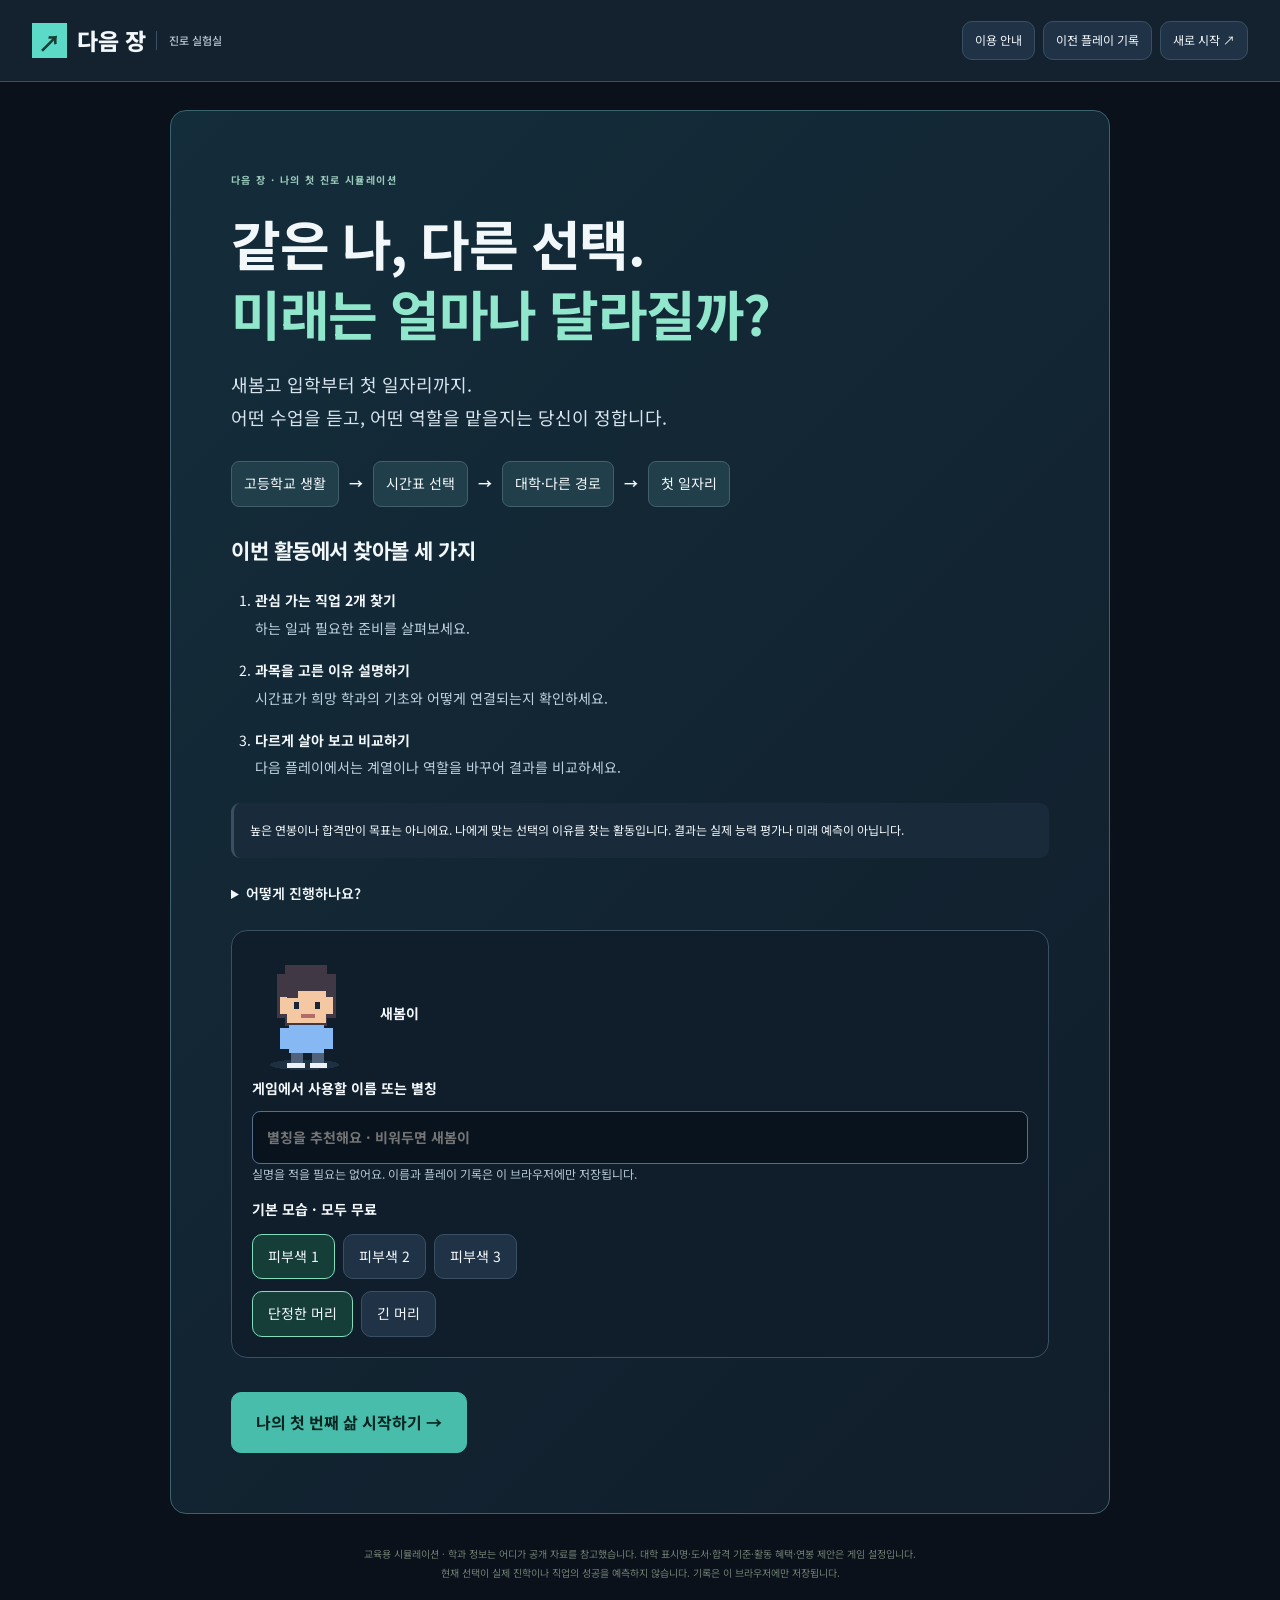
<file: index.html>
<!doctype html>
<html lang="ko">
<head>
  <meta charset="utf-8">
  <meta name="viewport" content="width=device-width, initial-scale=1">
  <meta name="theme-color" content="#0a111b">
  <meta name="description" content="선택이 쌓이는 진로 실험실. 고등학교에서 첫 일자리까지, 다른 가능성을 만나보세요.">
  <title>다음 장 · 진로 실험실-</title>

  <!-- =================================================================
       스타일시트 (CSS) - 디자인 및 UI 스타일
       ※ 디자이너/퍼블리셔 작업 영역 (css/ 폴더)
       ※ 브라우저 렌더링 및 캐스케이딩(우선순위) 규칙에 따라 순서대로 로드됩니다.
       ================================================================= -->
  <!-- 1. 기본 테마, 컬러 시스템, 타이포그래피, 베이스 레이아웃 -->
  <link rel="stylesheet" href="css/theme-v3.css">
  <!-- 2. 반응형 2컬럼 레이아웃 및 저널 패널 스타일 -->
  <link rel="stylesheet" href="css/journal-v4.css">
  <!-- 3. v6 다크 테마 변수 및 공통 컴포넌트 스타일 -->
  <link rel="stylesheet" href="css/experience-v6.css">
  <!-- 4. 여정(타임라인) 패널 및 상태 표시 UI -->
  <link rel="stylesheet" href="css/experience-v7.css">
  <!-- 5. 아바타 프로필, 에디터 및 재화(자산) 피드백 -->
  <link rel="stylesheet" href="css/experience-v8.css">
  <!-- 6. 상단 고정 플로팅 바 및 저널 페이징 UI -->
  <link rel="stylesheet" href="css/experience-v13.css">
  <!-- 7. 수강신청 패널 및 과목 순서 안내 스타일 -->
  <link rel="stylesheet" href="css/registration-v9.css">
</head>
<body>
  <!-- 상단 내비게이션 바 -->
  <header class="top">
    <a href="./" class="brand"><span>↗</span> 다음 장 <small>진로 실험실</small></a>
    <div>
      <button data-action="help">이용 안내</button>
      <button data-action="history">이전 플레이 기록</button>
      <button data-action="restart">새로 시작 ↗</button>
    </div>
  </header>

  <!-- 메인 레이아웃: 사이드바 + 메인 콘텐츠 -->
  <div class="layout">
    <aside id="sidebar"></aside>
    <main>
      <!-- 여정 요약 패널 -->
      <section id="journey" class="panel journey"></section>

      <!-- 탭 메뉴 (나의 이야기 / 활동 신청·자산 관리) -->
      <nav class="tabs" aria-label="게임 메뉴">
        <button data-action="tab" data-value="story">나의 이야기</button>
        <button data-action="tab" data-value="shop">활동 신청·자산 관리</button>
      </nav>

      <!-- 핵심 진행 콘텐츠 영역 (선택지 및 이벤트) -->
      <div id="content"></div>

      <!-- 기록 저널 패널 -->
      <section id="journal" class="panel journal"></section>

      <!-- 준비도 현황 패널 -->
      <section id="readiness" class="panel readiness"></section>

      <!-- 직업 지도 및 상세 정보 패널 -->
      <section id="careerSection" aria-label="직업 지도"></section>

      <!-- 푸터 -->
      <footer>
        교육용 시뮬레이션 · 학과 정보는 어디가 공개 자료를 참고했습니다. 대학 표시명·도서·합격 기준·활동 혜택·연봉 제안은 게임 설정입니다.<br>
        현재 선택이 실제 진학이나 직업의 성공을 예측하지 않습니다. 기록은 이 브라우저에만 저장됩니다.
      </footer>
    </main>
  </div>

  <!-- 사건 선택 팝업 모달 -->
  <dialog id="choiceDialog" class="choice-dialog" aria-label="사건 선택">
    <div class="choice-dialog-toolbar">
      <span>선택과 결과를 확인하는 동안 시간은 멈춰요.</span>
      <button data-action="hideDecision">기록 살펴보기 ↓</button>
    </div>
    <div id="choiceNotice" role="alert"></div>
    <div id="choiceContent"></div>
  </dialog>

  <!-- 토스트 알림 메시지 -->
  <div id="toast" role="status" aria-live="polite"></div>

  <!-- 공통 안내 및 팝업 모달 -->
  <dialog id="dialog">
    <button class="close" data-action="close" aria-label="닫기">×</button>
    <div id="dialogContent"></div>
  </dialog>

  <!-- 학기 전환 및 회복 모달 -->
  <dialog id="periodDialog" aria-label="학기 전환과 회복 안내" aria-modal="true">
    <div id="periodContent"></div>
  </dialog>

  <!-- =================================================================
       스크립트 (JavaScript) - 프로세스 및 데이터
       ※ 개발자/기획자 작업 영역 (js/ 폴더)
       ※ 중요: 이 프로젝트는 기본 엔진(v3) 위에 상위 버전이 기능을 단계적으로
         확장(Monkey-patching)하는 구조이므로, 반드시 아래 순서대로 로드되어야 합니다.
       ================================================================= -->

  <!-- [단계 1] 기본 게임 데이터셋 및 텍스트 리소스 -->
  <script src="js/content-v3.js"></script>
  <script src="js/daily-choices.js"></script>
  <script src="js/quiz-v3.js"></script>
  <script src="js/events-v3.js"></script>
  <script src="js/majors-v4.js"></script>
  <script src="js/journal-v4.js"></script>
  <script src="js/curriculum-v5.js"></script>
  <script src="js/careers-v5.js"></script>
  <script src="js/copy-v5.js"></script>

  <!-- [단계 2] 코어 게임 엔진 (상태 관리, 로컬 스토리지, 기본 렌더링) -->
  <script src="js/game-v3.js"></script>

  <!-- [단계 3] 기능 확장 및 시스템 패치 레이어 (v6 ~ v13 순차 적용) -->
  <!-- v6: 신규 직업, 추가 퀴즈, 렌더링 파이프라인 1차 확장 -->
  <script src="js/experience-v6.js"></script>
  <!-- v7: 15개 계열별 역할 데이터셋 및 전용 사건 카탈로그 -->
  <script src="js/role-events-v7.js"></script>
  <!-- v7: 역할 선택 시스템, 실시간 시계, 여정 타임라인 패치 -->
  <script src="js/experience-v7.js"></script>
  <!-- v8: 어디가 공개자료 기반 실제 대학/학과 및 아바타/재화 데이터 -->
  <script src="js/data-v8.js"></script>
  <!-- v8: 자산/현금 시스템, 아바타 커스텀 에디터, 학점 감사 패치 -->
  <script src="js/experience-v8.js"></script>
  <!-- v9: 수강신청 과목 이수 순서 체계 및 플래너 패치 -->
  <script src="js/registration-v9.js"></script>
  <!-- v10~v11: 커리어넷 공공데이터 직업 프로필 연동 (1단계, 2단계) -->
  <script src="js/careers-v10.js"></script>
  <script src="js/careers-v11.js"></script>
  <!-- v12: 75개 직업 커리어넷 공식 상세 데이터셋 (JSON) -->
  <script src="js/career-source-v12.js"></script>
  <!-- v12: 공식 데이터 기반 최종 직업 상세 렌더러 오버라이드 -->
  <script src="js/careers-v12.js"></script>
  <!-- v13: 저널 아카이브 페이징, 지출 이벤트 등 최신 인터랙션 최종 패치 -->
  <script src="js/experience-v13.js"></script>
</body>
</html>
</file>
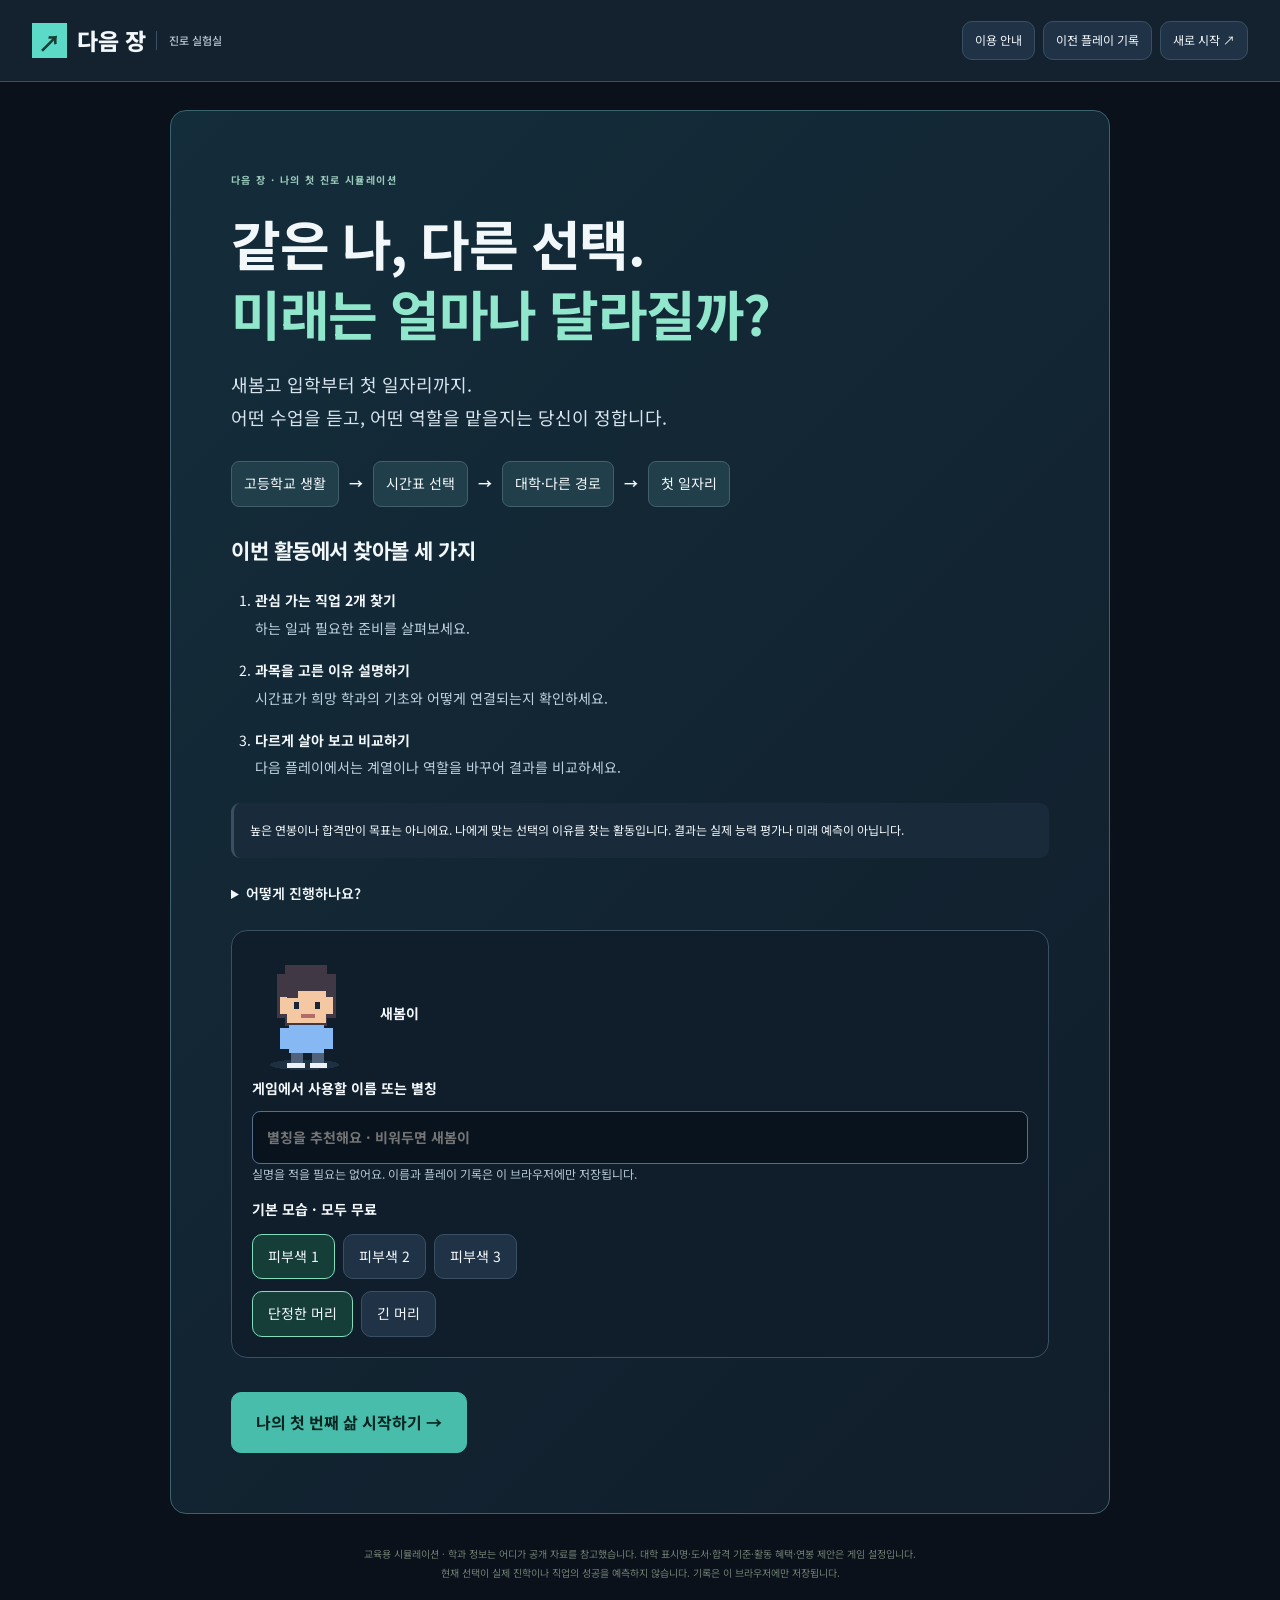
<file: _backup_original/index.html>
<!doctype html>
<html lang="ko"><head><meta charset="utf-8"><meta name="viewport" content="width=device-width,initial-scale=1"><meta name="theme-color" content="#0a111b"><meta name="description" content="선택이 쌓이는 진로 실험실. 고등학교에서 첫 일자리까지, 다른 가능성을 만나보세요."><title>다음 장 · 진로 실험실</title><link rel="stylesheet" href="theme-v3.css"><link rel="stylesheet" href="journal-v4.css"><link rel="stylesheet" href="experience-v6.css"><link rel="stylesheet" href="experience-v7.css"></head>
<body><link rel="stylesheet" href="experience-v8.css"><header class="top"><a href="./" class="brand"><span>↗</span> 다음 장 <small>진로 실험실</small></a><div><button data-action="help">이용 안내</button><button data-action="history">이전 플레이 기록</button><button data-action="restart">새로 시작 ↗</button></div></header>
<div class="layout"><aside id="sidebar"></aside><main><section id="journey" class="panel journey"></section><nav class="tabs" aria-label="게임 메뉴"><button data-action="tab" data-value="story">나의 이야기</button><button data-action="tab" data-value="shop">활동 신청·자산 관리</button></nav><div id="content"></div><section id="journal" class="panel journal"></section><section id="readiness" class="panel readiness"></section><section id="careerSection" aria-label="직업 지도"></section><footer>교육용 시뮬레이션 · 학과 정보는 어디가 공개 자료를 참고했습니다. 대학 표시명·도서·합격 기준·활동 혜택·연봉 제안은 게임 설정입니다.<br>현재 선택이 실제 진학이나 직업의 성공을 예측하지 않습니다. 기록은 이 브라우저에만 저장됩니다.</footer></main></div>
<dialog id="choiceDialog" class="choice-dialog" aria-label="사건 선택"><div class="choice-dialog-toolbar"><span>선택과 결과를 확인하는 동안 시간은 멈춰요.</span><button data-action="hideDecision">기록 살펴보기 ↓</button></div><div id="choiceNotice" role="alert"></div><div id="choiceContent"></div></dialog><div id="toast" role="status" aria-live="polite"></div><dialog id="dialog"><button class="close" data-action="close" aria-label="닫기">×</button><div id="dialogContent"></div></dialog><dialog id="periodDialog" aria-label="학기 전환과 회복 안내" aria-modal="true"><div id="periodContent"></div></dialog><link rel="stylesheet" href="experience-v13.css"><script src="content-v3.js"></script><script src="daily-choices.js"></script><script src="quiz-v3.js"></script><script src="events-v3.js"></script><script src="majors-v4.js"></script><script src="journal-v4.js"></script><script src="curriculum-v5.js"></script><script src="careers-v5.js"></script><script src="copy-v5.js"></script><script src="game-v3.js"></script><script src="experience-v6.js"></script><script src="role-events-v7.js"></script><script src="experience-v7.js"></script><script src="data-v8.js"></script><script src="experience-v8.js"></script><link rel="stylesheet" href="registration-v9.css"><script src="registration-v9.js"></script><script src="careers-v10.js"></script><script src="careers-v11.js"></script><script src="career-source-v12.js"></script><script src="careers-v12.js"></script><script src="experience-v13.js"></script></body></html>
</file>
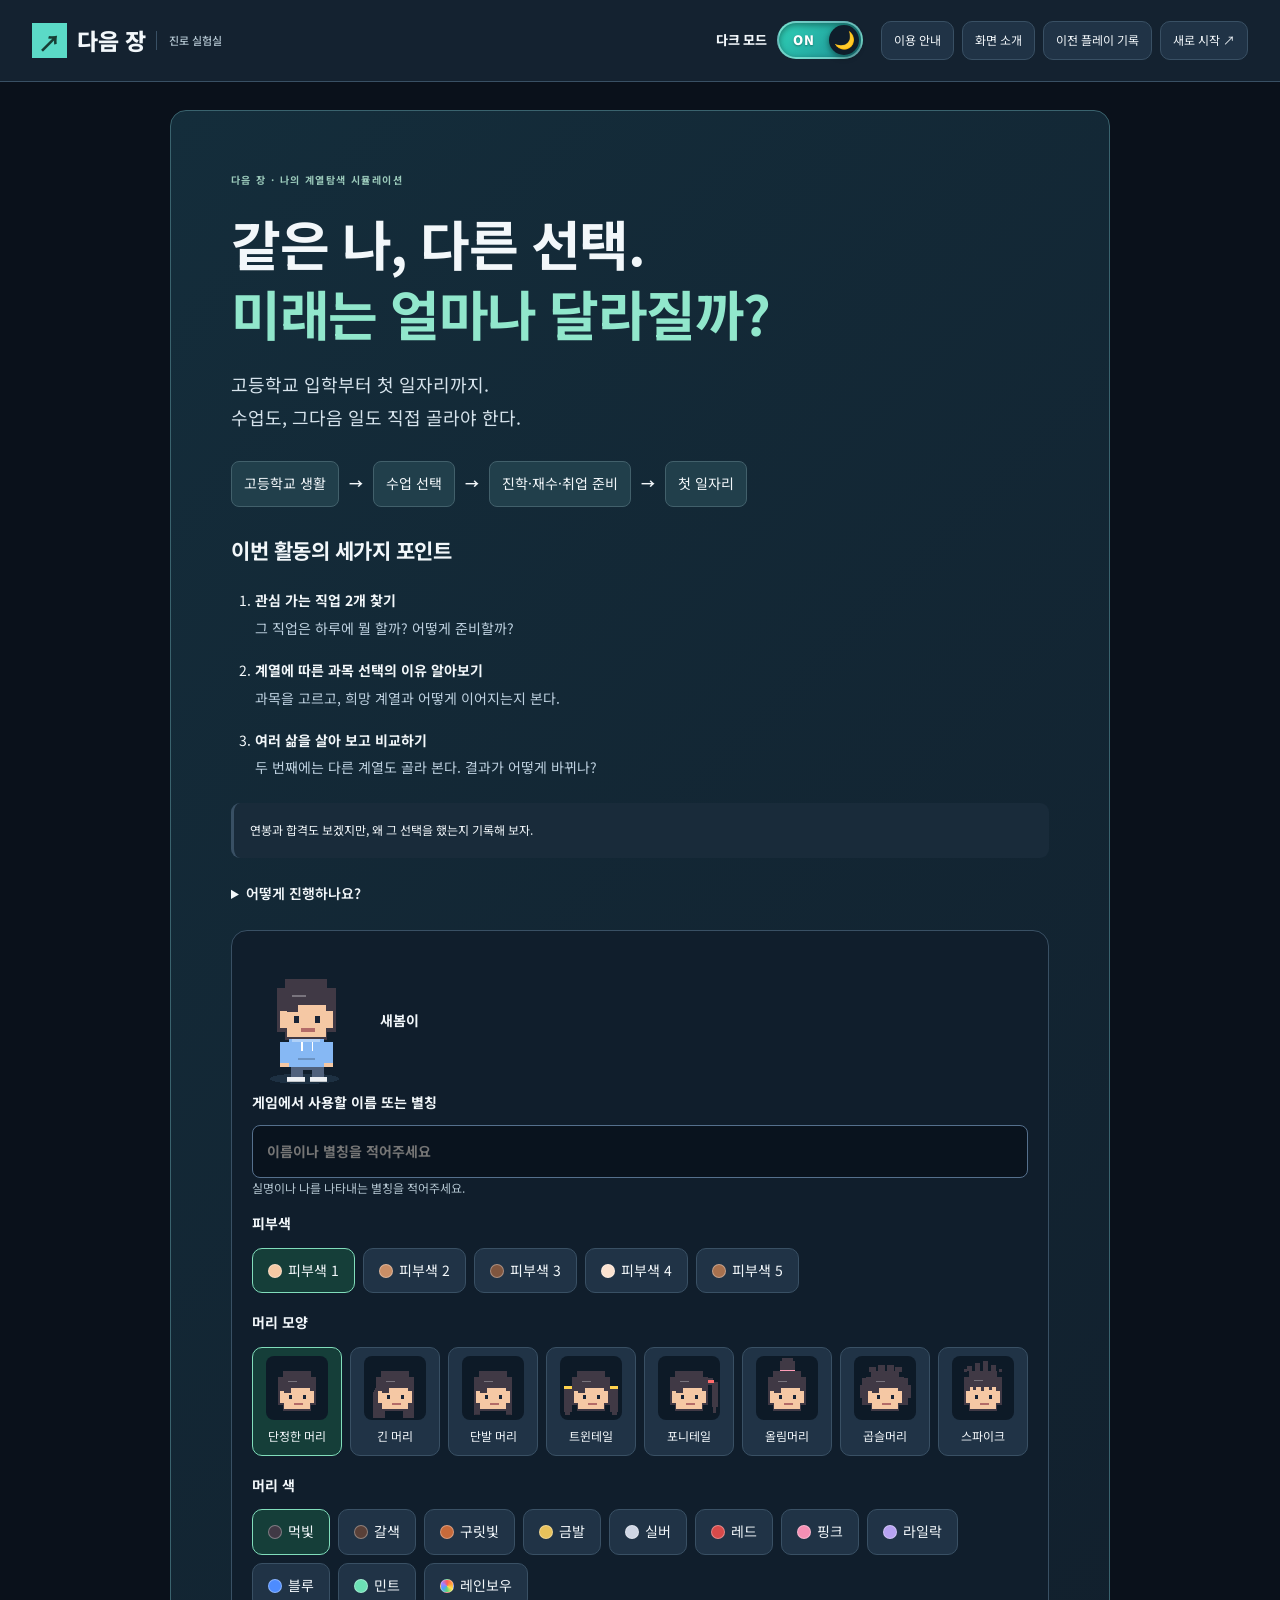
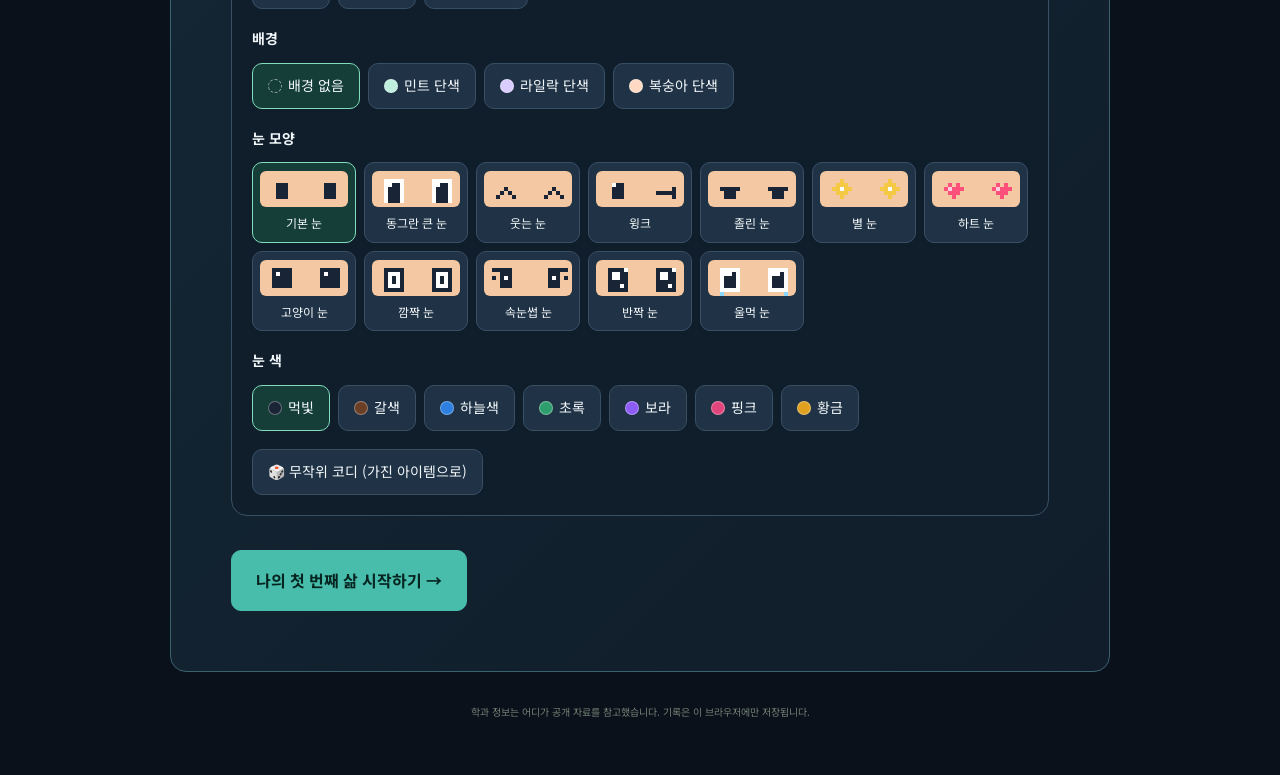
<file: career_simulation/index.html>
<!doctype html>
<html lang="ko">
<head>
  <meta charset="utf-8">
  <meta name="viewport" content="width=device-width, initial-scale=1">
  <meta name="theme-color" content="#0a111b">
  <script>try{var t=localStorage.getItem("next-theme");if(t==="light"||t==="dark")document.documentElement.setAttribute("data-theme",t);}catch(e){}</script>
  <meta name="description" content="선택이 쌓이는 진로 실험실. 고등학교에서 첫 일자리까지, 다른 가능성을 만나보세요.">
  <title>다음 장 · 진로 실험실-</title>

  <!-- =================================================================
       스타일시트 (CSS) - 디자인 및 UI 스타일
       ※ 디자이너/퍼블리셔 작업 영역 (css/ 폴더)
       ※ 브라우저 렌더링 및 캐스케이딩(우선순위) 규칙에 따라 순서대로 로드됩니다.
       ================================================================= -->
  <!-- 1. 기본 테마, 컬러 시스템, 타이포그래피, 베이스 레이아웃 -->
  <link rel="stylesheet" href="css/theme-v3.css">
  <!-- 2. 반응형 2컬럼 레이아웃 및 저널 패널 스타일 -->
  <link rel="stylesheet" href="css/journal-v4.css">
  <!-- 3. v6 다크 테마 변수 및 공통 컴포넌트 스타일 -->
  <link rel="stylesheet" href="css/experience-v6.css">
  <!-- 4. 여정(타임라인) 패널 및 상태 표시 UI -->
  <link rel="stylesheet" href="css/experience-v7.css">
  <!-- 5. 아바타 프로필, 에디터 및 재화(자산) 피드백 -->
  <link rel="stylesheet" href="css/experience-v8.css">
  <!-- 6. 상단 고정 플로팅 바 및 저널 페이징 UI -->
  <link rel="stylesheet" href="css/experience-v13.css">
  <!-- 7. 수강신청 패널 및 과목 순서 안내 스타일 -->
  <link rel="stylesheet" href="css/registration-v9.css">
  <link rel="stylesheet" href="css/experience-v14.css">
  <link rel="stylesheet" href="css/experience-v15.css">
  <style>
    .sg-planner{display:grid;gap:1rem}.sg-tabs{display:flex;flex-wrap:wrap;gap:.55rem}
    .sg-tabs button.active{background:#44c7ae;color:#08202b;border-color:#44c7ae;font-weight:800}
    .sg-summary{display:grid;gap:.3rem;position:sticky;top:.5rem;z-index:3;padding:1rem;border:1px solid #40bfae;border-radius:.8rem;background:#102b37;color:#e9fff9;box-shadow:0 .6rem 1.5rem #0005}
    .sg-summary span{font-size:.85rem;color:#b3e5d8}.sg-term{border:1px solid #375466;border-radius:.8rem;padding:1rem;background:#142534;display:grid;gap:.8rem}
    .sg-fixed,.sg-choice-slots{display:grid;grid-template-columns:repeat(auto-fit,minmax(190px,1fr));gap:.45rem}
    .sg-fixed>strong,.sg-choice-slots>strong{grid-column:1/-1;color:#a6efdd}
    .sg-course,.sg-empty{padding:.7rem;border:1px solid #426071;border-radius:.55rem;display:flex;flex-direction:column;gap:.3rem;min-height:4.2rem}
    .sg-course small{color:#bbd4dc}.sg-course.selected{border-color:#47c9ae;background:#193b41}.sg-empty{border-style:dashed;color:#b2c9d0;justify-content:center}
    .sg-course button{align-self:flex-start;margin-top:.3rem}.sg-search-row{display:flex;gap:.7rem;flex-wrap:wrap}.sg-search-row label{display:grid;gap:.25rem;flex:1;min-width:180px}
    .sg-search-row input,.sg-search-row select{width:100%;min-height:2.7rem;padding:.55rem;border:1px solid #4d6675;border-radius:.45rem;background:#0d1d29;color:#f5fbfd}
    .sg-grid .subject[hidden]{display:none}.sg-grid .subject{scroll-margin-top:8rem}.sg-all-terms{display:grid;gap:.8rem}
    .sg-stage-guide,.sg-stage-warning{border:1px solid #53cbb6;border-radius:.8rem;padding:.85rem 1rem;background:#12343a;display:grid;gap:.5rem}
    .sg-stage-warning{border-color:#f2a35c;background:#3b2b28;color:#fff2e2}
    .sg-stage-guide p,.sg-stage-warning p{margin:0}.sg-stage-steps{display:flex;flex-wrap:wrap;gap:.5rem}
    .sg-stage-steps button{flex:1;min-width:135px;text-align:left;border:1px solid #658c91;border-radius:.55rem;padding:.55rem .75rem}
    .sg-stage-steps button.done{border-color:#43c9a9;background:#1b4942;color:#e9fff9}
    .tour-content{display:grid;gap:.85rem}.tour-content h1,.tour-content p{margin:.2rem 0}
    .tour-map{display:grid;gap:.6rem;grid-template-columns:repeat(2,minmax(0,1fr))}
    .tour-map div{padding:.8rem;border:1px solid #5e8190;border-radius:.7rem;background:#17303a}
    .tour-map strong{display:block;color:#77ead2}.tour-map small{display:block;margin-top:.2rem}
    .tour-actions{display:flex;gap:.5rem;flex-wrap:wrap}
    @media(max-width:600px){.sg-fixed,.sg-choice-slots{grid-template-columns:1fr 1fr}.sg-term{padding:.7rem}.sg-summary{top:0}.sg-course,.sg-empty{font-size:.85rem}}
    @media(max-width:390px){.sg-fixed,.sg-choice-slots{grid-template-columns:1fr}}
    html[data-theme="light"] .sg-summary{background:#e6f6f0;color:#15382e;box-shadow:0 .4rem 1rem #16362a22}
    html[data-theme="light"] .sg-summary span{color:#315d52}
    html[data-theme="light"] .sg-term{background:#f7fbf8;border-color:#a3c6bb;color:#1d3933}
    html[data-theme="light"] .sg-course,html[data-theme="light"] .sg-empty{border-color:#a3c6bb}
    html[data-theme="light"] .sg-course small,html[data-theme="light"] .sg-empty{color:#45665d}
    html[data-theme="light"] .sg-course.selected{background:#e0f3eb}
    html[data-theme="light"] .sg-search-row input,html[data-theme="light"] .sg-search-row select{background:#fff;color:#16382f;border-color:#a3c6bb}
    html[data-theme="light"] .sg-stage-guide,html[data-theme="light"] .tour-map div{background:#e4f5ee;color:#183e36;border-color:#a3c6bb}
    html[data-theme="light"] .sg-stage-warning{background:#fff1e4;color:#6e3611}
    html[data-theme="light"] .sg-stage-steps button.done{background:#c9eee1;color:#173d32}
    .tour-overlay{position:fixed;inset:0;z-index:10000}.tour-overlay[hidden]{display:none}
    .tour-shade{position:absolute;background:rgba(3,11,20,.76)}
    .tour-focus{position:absolute;box-sizing:border-box;border:3px solid #67f1cb;border-radius:.75rem;box-shadow:0 0 0 2px #fff9,0 0 28px #56f6c9;pointer-events:auto;animation:tourGlow 1.5s ease-in-out infinite alternate}
    @keyframes tourGlow{to{box-shadow:0 0 0 5px #67f1cb80,0 0 40px #67f1cb}}
    .tour-card{position:absolute;left:50%;bottom:12px;transform:translateX(-50%);width:min(680px,calc(100vw - 24px));max-height:min(68vh,690px);overflow:auto;box-sizing:border-box;padding:1rem 1.2rem;border:2px solid #64dabe;border-radius:1rem;background:#10232f;color:#eefcf8;box-shadow:0 1rem 3rem #0009}
    .tour-card.at-top{top:12px;bottom:auto}.tour-card h1{font-size:1.55rem;margin:.2rem 0}.tour-card p{margin:.3rem 0 .65rem;line-height:1.5}
    .tour-impact{display:grid;gap:.3rem;padding:.65rem;border:1px solid #416877;border-radius:.65rem;background:#183644;font-size:.9rem}
    .tour-impact span{display:block}.tour-impact strong{color:#7ee9d0}
    .tour-preview{height:158px;overflow:hidden;border:1px solid #6b9b9d;border-radius:.65rem;background:#0b1822;position:relative}
    .tour-preview iframe{display:block;width:800px;height:460px;border:0;transform-origin:top left;pointer-events:none}
    .tour-caption{font-size:.78rem;color:#b4d4d4}.tour-actions{display:flex;gap:.45rem;flex-wrap:wrap;margin-top:.7rem}
    @media(max-width:600px){.tour-card{padding:.75rem;max-height:66vh}.tour-card h1{font-size:1.2rem}.tour-preview{height:125px}.tour-impact{font-size:.82rem}}
    @media(prefers-reduced-motion:reduce){.tour-focus{animation:none}}
    html[data-theme="light"] .tour-card{background:#f8fffb;color:#17372f;border-color:#2c9e80}
    html[data-theme="light"] .tour-impact{background:#e4f5ee;color:#17372f}
  </style>
</head>
<body>
  <!-- 상단 내비게이션 바 -->
  <header class="top">
    <a href="./" class="brand"><span>↗</span> 다음 장 <small>진로 실험실</small></a>
    <div>
      <label class="theme-switch" title="화면 밝기 모드 바꾸기">
        <span class="ts-label">다크 모드</span>
        <input type="checkbox" id="themeToggle" role="switch" aria-label="다크 모드 켜기/끄기" checked>
        <span class="ts-track" aria-hidden="true"><span class="ts-text ts-on">ON</span><span class="ts-text ts-off">OFF</span><span class="ts-knob"><span class="ts-moon">🌙</span><span class="ts-sun">☀️</span></span></span>
      </label>
      <button data-action="help">이용 안내</button>
      <button data-action="tour">화면 소개</button>
      <button data-action="history">이전 플레이 기록</button>
      <button data-action="restart">새로 시작 ↗</button>
    </div>
  </header>

  <!-- 메인 레이아웃: 사이드바 + 메인 콘텐츠 -->
  <div class="layout">
    <aside id="sidebar"></aside>
    <main>
      <!-- 여정 요약 패널 -->
      <section id="journey" class="panel journey"></section>

      <!-- 탭 메뉴 (나의 이야기 / 활동 신청·자산 관리) -->
      <nav class="tabs" aria-label="게임 메뉴">
        <button data-action="tab" data-value="story">나의 이야기</button>
        <button data-action="tab" data-value="shop">활동 신청·자산 관리</button>
      </nav>

      <!-- 핵심 진행 콘텐츠 영역 (선택지 및 이벤트) -->
      <div id="content"></div>

      <!-- 기록 저널 패널 -->
      <section id="journal" class="panel journal"></section>

      <!-- 준비도 현황 패널 -->
      <section id="readiness" class="panel readiness"></section>

      <!-- 직업 지도 및 상세 정보 패널 -->
      <section id="careerSection" aria-label="직업 지도"></section>

      <!-- 푸터 -->
      <footer>
        학과 정보는 어디가 공개 자료를 참고했습니다. 기록은 이 브라우저에만 저장됩니다.
      </footer>
    </main>
  </div>

  <!-- 사건 선택 팝업 모달 -->
  <dialog id="choiceDialog" class="choice-dialog" aria-label="사건 선택">
    <div class="choice-dialog-toolbar">
      <span>선택과 결과를 확인하는 동안 시간은 멈춰요.</span>
      <button data-action="hideDecision">기록 살펴보기 ↓</button>
    </div>
    <div id="choiceNotice" role="alert"></div>
    <div id="choiceContent"></div>
  </dialog>

  <!-- 토스트 알림 메시지 -->
  <div id="toast" role="status" aria-live="polite"></div>

  <!-- 공통 안내 및 팝업 모달 -->
  <dialog id="dialog">
    <button class="close" data-action="close" aria-label="닫기">×</button>
    <div id="dialogContent"></div>
  </dialog>

  <!-- 학기 전환 및 회복 모달 -->
  <dialog id="periodDialog" aria-label="학기 전환과 회복 안내" aria-modal="true">
    <div id="periodContent"></div>
  </dialog>

  <div id="tourOverlay" class="tour-overlay" role="dialog" aria-modal="true" aria-label="화면 소개" hidden>
    <div class="tour-shade" data-tour-shade="top"></div><div class="tour-shade" data-tour-shade="bottom"></div>
    <div class="tour-shade" data-tour-shade="left"></div><div class="tour-shade" data-tour-shade="right"></div>
    <div class="tour-focus" id="tourFocus" aria-hidden="true"></div>
    <div class="tour-card" id="tourCard"></div>
  </div>

  <!-- =================================================================
       스크립트 (JavaScript) - 프로세스 및 데이터
       ※ 개발자/기획자 작업 영역 (js/ 폴더)
       ※ 중요: 이 프로젝트는 기본 엔진(v3) 위에 상위 버전이 기능을 단계적으로
         확장(Monkey-patching)하는 구조이므로, 반드시 아래 순서대로 로드되어야 합니다.
       ================================================================= -->

  <!-- [단계 1] 기본 게임 데이터셋 및 텍스트 리소스 -->
  <script src="js/content-v3.js"></script>
  <script src="js/daily-choices.js"></script>
  <script src="js/quiz-v3.js"></script>
  <script src="js/events-v3.js"></script>
  <script src="js/majors-v4.js"></script>
  <script src="js/journal-v4.js"></script>
  <script src="js/curriculum-v5.js"></script>
  <script src="js/careers-v5.js"></script>
  <script src="js/copy-v5.js"></script>

  <!-- [단계 2] 코어 게임 엔진 (상태 관리, 로컬 스토리지, 기본 렌더링) -->
  <script src="js/game-v3.js"></script>

  <!-- [단계 3] 기능 확장 및 시스템 패치 레이어 (v6 ~ v13 순차 적용) -->
  <!-- v6: 신규 직업, 추가 퀴즈, 렌더링 파이프라인 1차 확장 -->
  <script src="js/experience-v6.js"></script>
  <!-- v7: 15개 계열별 역할 데이터셋 및 전용 사건 카탈로그 -->
  <script src="js/role-events-v7.js?v=20261109"></script>
  <!-- v7: 역할 선택 시스템, 실시간 시계, 여정 타임라인 패치 -->
  <script src="js/experience-v7.js?v=20261109"></script>
  <!-- v8: 어디가 공개자료 기반 실제 대학/학과 및 아바타/재화 데이터 -->
  <script src="js/data-v8.js"></script>
  <!-- v8: 자산/현금 시스템, 아바타 커스텀 에디터, 학점 감사 패치 -->
  <script src="js/experience-v8.js"></script>
  <!-- v9: 수강신청 과목 이수 순서 체계 및 플래너 패치 -->
  <script src="js/registration-v9.js"></script>
  <!-- v10~v11: 커리어넷 공공데이터 직업 프로필 연동 (1단계, 2단계) -->
  <script src="js/careers-v10.js"></script>
  <script src="js/careers-v11.js"></script>
  <!-- v12: 75개 직업 커리어넷 공식 상세 데이터셋 (JSON) -->
  <script src="js/career-source-v12.js"></script>
  <!-- v12: 공식 데이터 기반 최종 직업 상세 렌더러 오버라이드 -->
  <script src="js/careers-v12.js"></script>
  <!-- v13: 저널 아카이브 페이징, 지출 이벤트 등 최신 인터랙션 최종 패치 -->
  <script src="js/experience-v13.js"></script>
  <script src="js/avatar-parts-v14.js"></script>
  <script src="js/avatar-v14.js"></script>
  <script src="js/job-icons-v14.js"></script>
  <script src="js/theme-v15.js"></script>
  <script src="js/recovery-v15.js"></script>
  <!-- v14: 성광고 2026학년도 입학생 편제표 기반 3개 학년 수강신청 -->
  <script src="js/registration-v14.js"></script>
  <script src="js/feedback-v16.js?v=20261109-tour"></script>
</body>
</html>
</file>
<file: css/theme-v3.css>
@import url('https://fonts.googleapis.com/css2?family=Noto+Sans+KR:wght@400;500;600;700;800&display=swap');
:root {
  --paper: #f7f5ee;
  --white: #fffef9;
  --ink: #243c3c;
  --muted: #637573;
  --line: #dce3d7;
  --mint: #77bba2;
  --mintlight: #e8f3e7;
  --coral: #bd6652;
  --yellow: #fae5a5;
  --blue: #d9e9f1;
  --lilac: #e6dff3;
}

* {
  box-sizing: border-box;
}

body {
  margin: 0;
  background: var(--paper);
  color: var(--ink);
  font-family: 'Noto Sans KR',system-ui,sans-serif;
  font-size: 14px;
  line-height: 1.7;
}

button, input, select {
  font: inherit;
}

button, a, select, input {
  touch-action: manipulation;
}

button {
  border: 1px solid var(--line);
  border-radius: 10px;
  background: var(--white);
  color: var(--ink);
  padding: 10px 15px;
  cursor: pointer;
  transition: border-color .15s,background .15s;
}

button:hover:not(:disabled) {
  background: #edf4e9;
  border-color: var(--mint);
}

button:focus-visible, a:focus-visible, input:focus-visible, select:focus-visible {
  outline: 3px solid #24736b;
  outline-offset: 3px;
}

button:disabled {
  opacity: .53;
  cursor: not-allowed;
}

a {
  color: #23675e;
  text-underline-offset: 3px;
}

h1, h2, h3, p {
  margin-top: 0;
}

h1 {
  font-size: clamp(23px,2.3vw,33px);
  letter-spacing: -1.2px;
  line-height: 1.4;
  margin-bottom: 12px;
}

h2 {
  font-size: 21px;
  letter-spacing: -.5px;
  line-height: 1.5;
  margin-bottom: 10px;
}

h3 {
  font-size: 16px;
  margin-bottom: 8px;
}

p {
  margin-bottom: 13px;
}

small, .tiny {
  font-size: 12px;
  color: var(--muted);
}

strong {
  font-weight: 700;
}

.top {
  height: 82px;
  border-bottom: 1px solid var(--line);
  display: flex;
  align-items: center;
  justify-content: space-between;
  gap: 20px;
  padding: 0 32px;
  background: var(--white);
}

.top>div {
  display: flex;
  gap: 8px;
}

.top button {
  font-size: 12px;
  padding: 8px 12px;
}

.brand {
  display: flex;
  align-items: center;
  gap: 10px;
  text-decoration: none;
  font-weight: 800;
  font-size: 23px;
  white-space: nowrap;
  color: var(--ink);
}

.brand>span {
  background: var(--mint);
  width: 35px;
  height: 35px;
  display: grid;
  place-items: center;
  color: #173d35;
  box-shadow: 3px 3px 0 #d2e3d0;
}

.brand small {
  font-size: 11px;
  font-weight: 500;
  border-left: 1px solid var(--line);
  padding-left: 12px;
}

.layout {
  display: grid;
  grid-template-columns: 220px minmax(0,1fr) 235px;
  gap: 24px;
  max-width: 1550px;
  margin: 28px auto;
  padding: 0 30px;
  align-items: start;
}

.panel {
  background: var(--white);
  border: 1px solid var(--line);
  border-radius: 16px;
  padding: 23px;
  margin-bottom: 18px;
  box-shadow: 0 3px 0 #344f3c03;
}

.profile {
  padding: 6px 16px 24px;
  text-align: center;
}

.profile>.pixel {
  display: block;
  margin: 0 auto 5px;
}

.profile h2 {
  font-size: 18px;
  margin: 8px 0;
}

.profile p {
  font-size: 12px;
  margin-bottom: 10px;
}

.eyebrow {
  display: block;
  font-size: 10px;
  letter-spacing: 1.4px;
  color: #668573;
  font-weight: 700;
  margin-bottom: 7px;
}

.pill, .badge {
  display: inline-block;
  border-radius: 6px;
  background: var(--mintlight);
  font-size: 11px;
  color: #365d4f;
  padding: 4px 9px;
}

.badge {
  background: var(--yellow);
  margin-bottom: 15px;
}

.stat {
  display: grid;
  grid-template-columns: 1fr auto;
  font-size: 12px;
  margin: 13px 0;
}

.meter {
  height: 7px;
  background: #e9ede2;
  overflow: hidden;
  border-radius: 4px;
  margin-top: 7px;
}

.meter i, .progress i {
  display: block;
  height: 100%;
  background: var(--mint);
  transition: width .2s linear;
}

.stat .meter {
  grid-column: 1/-1;
}

.asset-mini {
  display: flex;
  flex-wrap: wrap;
  align-items: center;
  gap: 7px;
  padding: 15px;
}

.asset-mini>div {
  flex: 1;
}

.asset-mini strong {
  display: block;
  font-size: 23px;
}

.asset-mini span {
  font-size: 11px;
}

.asset-mini button {
  width: 100%;
  font-size: 12px;
}

.save-note {
  text-align: center;
  font-size: 10px;
}

.journey {
  padding: 18px 23px;
  position: sticky;
  top: 8px;
  z-index: 4;
  background: #fffef9f5;
  backdrop-filter: blur(10px);
  border-color: #c9d9c7;
}

.journey h2 {
  font-size: 17px;
  margin: 0;
}

.journey .eyebrow {
  margin: 0;
}

.row {
  display: flex;
  justify-content: space-between;
  align-items: center;
  gap: 10px;
}

.speed {
  display: flex;
  padding: 3px;
  background: #edf0e6;
  border-radius: 9px;
  gap: 2px;
}

.speed button {
  font-size: 11px;
  border: 0;
  background: transparent;
  min-width: 32px;
  padding: 6px 9px;
}

.speed button.active {
  background: white;
  box-shadow: 0 1px 4px #0001;
}

.journey .tiny {
  margin-top: 15px;
}

.progress {
  height: 8px;
  margin: 7px 0 9px;
  background: #e3e8da;
  border-radius: 5px;
  overflow: hidden;
}

.clock-caption {
  font-size: 11px;
  color: #3f6555;
}

.clock-caption span {
  display: block;
  color: var(--muted);
  font-size: 10px;
  margin-top: 3px;
}

.tabs {
  display: flex;
  gap: 5px;
  border-bottom: 1px solid var(--line);
  margin: 0 0 20px;
  padding: 0 5px;
}

.tabs button {
  border: 0;
  background: transparent;
  border-radius: 0;
  padding: 11px 16px;
  font-size: 13px;
  color: var(--muted);
  border-bottom: 3px solid transparent;
}

.tabs .active {
  color: #245d4d;
  border-bottom-color: #438d73;
  font-weight: 700;
}

.readiness {
  background: #edf5e9;
  border-color: #c4d8bc;
  padding: 19px 22px;
}

.readiness h3 {
  font-size: 17px;
  margin: 0;
}

.readiness .pill {
  font-weight: 800;
  background: #d6e8cf;
}

.readiness .eyebrow {
  font-size: 10px;
  margin-bottom: 2px;
}

.ready-row {
  display: flex;
  align-items: center;
  gap: 10px;
  padding-top: 12px;
}

.ready-row>div {
  flex: 1;
  min-width: 0;
}

.ready-row strong {
  font-size: 12px;
}

.ready-row b {
  font-size: 22px;
  color: #366547;
}

.ready-row small {
  margin-left: 6px;
  background: #d3e5cc;
  padding: 1px 6px;
}

.ready-row .meter {
  background: #d5e4cc;
  height: 9px;
}

.readiness>p {
  font-size: 12px;
  margin: 10px 0 0;
}

.pixel {
  display: inline-block;
  flex-shrink: 0;
  width: 90px;
  height: 72px;
  background-image: none;
  background-size: 400% 400%;
  background-repeat: no-repeat;
  image-rendering: pixelated;
  border-radius: 8px;
  vertical-align: middle;
}

.pixel.small {
  width: 54px;
  height: 43px;
}

.scene {
  display: flex;
  gap: 20px;
  align-items: center;
  border-bottom: 1px dashed var(--line);
  padding: 8px 0 22px;
  margin-bottom: 24px;
}

.scene>.pixel {
  width: 100px;
  height: 80px;
}

.scene p {
  color: var(--muted);
  font-size: 13px;
  margin: 0;
}

.scene .eyebrow {
  font-size: 9px;
}

.story-card {
  min-height: 330px;
  padding: 28px;
}

.choice {
  width: 100%;
  display: flex;
  align-items: center;
  gap: 13px;
  text-align: left;
  padding: 17px 15px;
  border-radius: 10px;
  margin: 11px 0;
  box-shadow: 0 2px 0 #d8e4d320;
}

.choice>span:not(.pixel) {
  flex: 1;
  min-width: 0;
}

.choice strong {
  font-size: 15px;
  display: block;
}

.choice small {
  font-size: 12px;
  display: block;
  margin-top: 5px;
  line-height: 1.7;
}

.choice em {
  font-style: normal;
  display: block;
  font-size: 10px;
  margin-top: 6px;
  color: #477262;
}

.choice>b {
  font-size: 17px;
  color: #74927c;
}

.field-grid {
  display: grid;
  grid-template-columns: repeat(2,minmax(0,1fr));
  gap: 12px;
}

.field-grid .choice {
  margin: 0;
  align-items: flex-start;
  padding: 15px 10px;
  gap: 8px;
}

.field-grid .choice strong {
  font-size: 14px;
}

.field-grid .choice small {
  font-size: 11px;
}

.field-grid .pixel {
  width: 48px;
  height: 39px;
}

.field-grid .choice>b {
  display: none;
}

.field-grid .choice:nth-child(5n+2) {
  background: #f3f7fc;
}

.field-grid .choice:nth-child(5n+3) {
  background: #f8f4fc;
}

.field-grid .choice:nth-child(5n+4) {
  background: #fffaeb;
}

.primary {
  background: #356b58;
  color: white;
  border-color: #356b58;
  font-weight: 700;
  padding: 12px 20px;
  margin-top: 10px;
}

.primary:hover:not(:disabled) {
  background: #244f40;
  color: white;
}

.note, .notice {
  padding: 16px;
  border-radius: 9px;
  background: #f3f1e7;
  font-size: 12px;
  line-height: 1.9;
  margin: 14px 0 20px;
}

.notice {
  background: #fff6dc;
  border-left: 3px solid #dfbe67;
}

.notice small {
  display: block;
  margin-top: 8px;
}

.notice p:last-child {
  margin-bottom: 0;
}

.waiting {
  padding: 30px 16px;
  text-align: center;
  color: #5a7665;
  background: #f3f7ef;
  border-radius: 12px;
}

.waiting p {
  font-size: 12px;
  margin: 9px 0;
}

.pulse {
  display: inline-block;
  width: 8px;
  height: 8px;
  background: var(--mint);
  margin-right: 8px;
  animation: pulse 1.5s infinite;
}

.journal {
  position: sticky;
  top: 18px;
  padding: 18px 15px;
  max-height: calc(100vh - 40px);
  overflow-y: auto;
}

.journal-toggle {
  display: flex;
  justify-content: space-between;
  align-items: center;
  width: 100%;
  border: 0;
  padding: 0 0 12px;
  background: transparent;
  border-radius: 0;
  font-size: 13px;
  font-weight: 700;
}

.journal-toggle small {
  font-weight: 400;
  padding-left: 4px;
}

.journal-toggle b {
  font-size: 22px;
}

.log {
  padding: 14px 0 14px 12px;
  border-left: 2px solid #d6dfcf;
  border-bottom: 1px solid #ecede5;
}

.log small {
  font-size: 10px;
  display: block;
}

.log strong {
  font-size: 12px;
  display: block;
  margin: 5px 0;
}

.log p {
  font-size: 11px;
  color: var(--muted);
  margin: 0;
  line-height: 1.8;
}

.log.choice {
  display: block;
  margin: 0;
  border-radius: 0;
  border-left-color: var(--mint);
  background: #eef5e766;
}

.log.achievement {
  border-left-color: #d6b54f;
  background: #fffae9;
}

.log.setback {
  border-left-color: var(--coral);
  background: #fff1e9;
}

.subject-grid {
  display: grid;
  grid-template-columns: repeat(2,minmax(0,1fr));
  gap: 10px;
  max-height: 620px;
  overflow: auto;
  padding: 3px;
  margin-bottom: 15px;
}

.subject {
  display: flex;
  gap: 8px;
  align-items: flex-start;
  padding: 12px 9px;
  border: 1px solid var(--line);
  border-radius: 8px;
  cursor: pointer;
  background: white;
}

.subject input {
  accent-color: #3b795f;
  margin-top: 15px;
  width: 16px;
  height: 16px;
  flex-shrink: 0;
}

.subject .pixel {
  width: 35px;
  height: 28px;
  margin-top: 7px;
}

.subject span:not(.pixel) {
  flex: 1;
}

.subject strong {
  font-size: 13px;
}

.subject small {
  display: block;
  font-size: 10px;
  margin: 3px 0;
}

.subject.related {
  border-color: #b8cfae;
  background: #f4f9ed;
}

.subject:has(input:checked) {
  outline: 2px solid #508165;
}

.job-grid, .shop-grid, .university-grid {
  display: grid;
  grid-template-columns: repeat(2,minmax(0,1fr));
  gap: 14px;
  margin: 20px 0;
}

.uni, .job-offer, .shop-item, .career {
  border: 1px solid var(--line);
  border-radius: 12px;
  background: #fffef9;
  padding: 18px;
  text-align: left;
  min-width: 0;
}

.uni>.pixel, .shop-item>.pixel {
  display: block;
  margin-bottom: 10px;
}

.uni h2 {
  font-size: 21px;
  margin-top: 10px;
}

.uni h3, .shop-item h3 {
  font-size: 16px;
}

.uni p, .job-offer p, .shop-item p, .career p {
  font-size: 12px;
}

.uni button, .job-offer button, .shop-item button {
  display: block;
  width: 100%;
  font-size: 12px;
  margin-top: 10px;
}

.requirements {
  font-size: 12px;
  background: #f0f4e9;
  padding: 12px;
  margin: 12px 0;
  border-radius: 7px;
}

.salary {
  font-size: 24px;
  color: #376c59;
  display: block;
  margin: 15px 0;
}

.career h3 {
  margin-top: 12px;
}

.career.locked {
  background: #f2f1eb;
  color: #849083;
  border-style: dashed;
}

.career.locked .pixel {
  opacity: .5;
}

.asset-summary {
  display: grid;
  grid-template-columns: repeat(3,1fr);
  border: 1px solid #d5dfcc;
  border-radius: 10px;
  overflow: hidden;
  margin: 20px 0;
  background: #edf5e6;
}

.asset-summary>div {
  padding: 16px 12px;
  font-size: 11px;
  border-right: 1px solid #d5dfcc;
}

.asset-summary>div:last-child {
  border: 0;
}

.asset-summary strong {
  display: block;
  font-size: 23px;
  margin-top: 5px;
}

.tasks {
  padding: 16px;
  border-radius: 9px;
  background: #f2f0fa;
  margin-bottom: 20px;
  font-size: 12px;
}

.tasks>div+div {
  border-top: 1px solid var(--line);
  padding-top: 12px;
  margin-top: 12px;
}

.tasks p {
  margin: 5px 0;
}

.filter-label {
  display: flex;
  align-items: center;
  gap: 15px;
  font-size: 12px;
}

.filter-label select {
  flex: 1;
  width: 100%;
  padding: 11px;
  border: 1px solid var(--line);
  border-radius: 8px;
  background: white;
  color: var(--ink);
}

.shop-item {
  position: relative;
}

.shop-item>.pill {
  position: absolute;
  top: 20px;
  right: 15px;
}

.shop-item>small {
  display: block;
  font-size: 11px;
  min-height: 38px;
}

.transaction {
  padding: 12px 0;
  display: flex;
  justify-content: space-between;
  border-bottom: 1px solid var(--line);
  font-size: 12px;
  gap: 10px;
}

.transaction small {
  display: block;
  font-size: 10px;
}

.plus {
  color: #37705b;
}

.minus {
  color: #ab5745;
}

.question {
  margin: 25px 0;
}

.ending {
  text-align: center;
  padding: 40px 28px;
}

.ending>.pixel {
  width: 130px;
  height: 104px;
  margin-bottom: 15px;
}

.ending h1 {
  margin-top: 20px;
}

.ending h2 {
  margin: 20px 0;
}

.ending button {
  margin: 6px;
}

.ending .note {
  text-align: left;
}

.chips {
  display: flex;
  flex-wrap: wrap;
  gap: 8px;
}

.chips span {
  padding: 6px 12px;
  border-radius: 6px;
  background: var(--mintlight);
}

.two-col {
  display: grid;
  grid-template-columns: 1fr 1fr;
  gap: 20px;
  margin: 20px 0;
}

.two-col>div {
  padding: 18px;
  background: #f2f5eb;
  border-radius: 10px;
}

.history {
  padding: 15px 0;
  border-bottom: 1px solid var(--line);
}

footer {
  text-align: center;
  font-size: 10px;
  color: #728072;
  line-height: 1.9;
  padding: 12px 0 26px;
}

dialog {
  border: 1px solid #cbd8c3;
  border-radius: 18px;
  background: var(--white);
  color: var(--ink);
  width: min(760px,calc(100% - 30px));
  max-height: 88vh;
  padding: 38px;
  box-shadow: 0 20px 80px #1d362a30;
}

dialog::backdrop {
  background: #1d332b70;
  backdrop-filter: blur(3px);
}

dialog .close {
  position: sticky;
  top: 0;
  float: right;
  border: 0;
  font-size: 23px;
  padding: 0 10px;
  z-index: 2;
}

dialog h1 {
  padding-right: 30px;
}

dialog h3 {
  margin-top: 20px;
}

dialog .field-grid {
  margin-top: 25px;
}

#toast {
  position: fixed;
  bottom: 24px;
  left: 50%;
  transform: translate(-50%,20px);
  padding: 14px 22px;
  background: #234c3e;
  color: white;
  border-radius: 11px;
  box-shadow: 0 8px 30px #203d3924;
  z-index: 20;
  max-width: 90vw;
  width: max-content;
  font-size: 12px;
  opacity: 0;
  pointer-events: none;
  transition: opacity .2s,transform .2s;
}

#toast.show {
  opacity: 1;
  transform: translate(-50%,0);
}

[hidden] {
  display: none!important;
}

@keyframes pulse {
  50% {
    opacity: .2;
  }
}

@media(min-width:1450px) {
  .field-grid {
    grid-template-columns: repeat(3,minmax(0,1fr));
  }
  .university-grid {
    grid-template-columns: repeat(3,minmax(0,1fr));
  }
}

@media(max-width:1180px) {
  .layout {
    grid-template-columns: 185px minmax(0,1fr);
    padding: 0 22px;
    gap: 20px;
  }
  .journal {
    grid-column: 2;
    position: static;
    max-height: 500px;
  }
  .top {
    padding: 0 22px;
  }
  #sidebar .panel {
    padding: 16px;
  }
  .field-grid .choice {
    padding: 12px 9px;
  }
}

@media(max-width:760px) {
  .top {
    padding: 12px 16px;
    height: auto;
    min-height: 75px;
    flex-wrap: wrap;
    gap: 10px;
  }
  .brand {
    font-size: 22px;
  }
  .brand small {
    font-size: 10px;
  }
  .top>div {
    margin-left: auto;
  }
  .top button {
    font-size: 11px;
    padding: 6px 9px;
  }
  .layout {
    display: flex;
    flex-direction: column;
    margin: 16px 0;
    padding: 0 14px;
    gap: 0;
  }
  main {
    width: 100%;
    min-width: 0;
  }
  #sidebar {
    width: 100%;
    display: grid;
    grid-template-columns: 1fr 1fr;
    gap: 10px;
    margin-bottom: 14px;
  }
  .profile {
    grid-column: 1/-1;
    display: flex;
    align-items: center;
    text-align: left;
    padding: 3px 5px;
    gap: 9px;
    flex-wrap: wrap;
  }
  .profile>.pixel {
    width: 50px;
    height: 40px;
    margin: 0;
  }
  .profile .eyebrow, .profile h2 {
    display: none;
  }
  .profile p {
    flex: 1;
    margin: 0;
    font-size: 12px;
  }
  .profile .pill {
    font-size: 10px;
  }
  .stat {
    margin: 7px 0;
  }
  .stat .meter {
    height: 5px;
    margin-top: 4px;
  }
  #sidebar .panel {
    margin: 0;
    padding: 13px;
  }
  .asset-mini {
    align-content: center;
    justify-content: center;
  }
  .asset-mini>div {
    flex: 0 0 auto;
  }
  .asset-mini .pixel {
    width: 50px;
    height: 40px;
  }
  .asset-mini strong {
    font-size: 23px;
  }
  .asset-mini button {
    margin-top: 8px;
  }
  #sidebar .tiny, .save-note {
    display: none;
  }
  .panel {
    padding: 18px;
    border-radius: 12px;
    margin-bottom: 14px;
  }
  .journey {
    top: 0;
    padding: 14px 16px;
  }
  .journey h2 {
    font-size: 15px;
  }
  .journey .eyebrow {
    font-size: 9px;
  }
  .speed button {
    padding: 6px 8px;
  }
  .clock-caption {
    font-size: 10px;
  }
  .clock-caption span {
    font-size: 9px;
  }
  .tabs {
    margin-bottom: 14px;
    padding: 0;
    gap: 0;
  }
  .tabs button {
    flex: 1;
    padding: 10px 3px;
    font-size: 12px;
  }
  .readiness {
    padding: 16px;
  }
  .readiness h3 {
    font-size: 16px;
  }
  .ready-row .pixel {
    width: 43px;
    height: 34px;
  }
  .ready-row strong {
    font-size: 11px;
  }
  .ready-row b {
    font-size: 21px;
  }
  .scene {
    gap: 13px;
    padding-top: 2px;
    margin-bottom: 20px;
  }
  .scene>.pixel {
    width: 65px;
    height: 52px;
  }
  .scene h1 {
    font-size: 23px;
  }
  .scene p {
    font-size: 12px;
  }
  .scene .eyebrow {
    font-size: 8px;
  }
  .story-card {
    padding: 20px 16px;
  }
  .field-grid {
    grid-template-columns: 1fr;
    gap: 10px;
  }
  .field-grid .choice {
    padding: 13px;
  }
  .field-grid .choice strong {
    font-size: 14px;
  }
  .field-grid .choice small {
    font-size: 12px;
  }
  .field-grid .choice>b {
    display: block;
  }
  .field-grid .pixel {
    width: 55px;
    height: 44px;
  }
  .choice {
    padding: 13px 10px;
    gap: 9px;
  }
  .choice strong {
    font-size: 14px;
  }
  .choice small {
    font-size: 11px;
  }
  .choice .pixel {
    width: 46px;
    height: 37px;
  }
  .subject-grid {
    grid-template-columns: 1fr;
    max-height: 65vh;
  }
  .subject {
    padding: 12px;
  }
  .subject strong {
    font-size: 14px;
  }
  .subject small {
    font-size: 11px;
  }
  .job-grid, .university-grid {
    grid-template-columns: 1fr;
  }
  .shop-grid {
    gap: 10px;
  }
  .shop-item {
    padding: 12px;
  }
  .shop-item>.pixel {
    width: 60px;
    height: 48px;
    margin-bottom: 30px;
  }
  .shop-item>.pill {
    top: 65px;
    left: 12px;
    right: auto;
    font-size: 10px;
  }
  .shop-item h3 {
    font-size: 14px;
    line-height: 1.5;
  }
  .shop-item p {
    font-size: 11px;
  }
  .shop-item button {
    font-size: 11px;
    padding: 8px;
  }
  .asset-summary>div {
    padding: 12px 9px;
    font-size: 10px;
  }
  .asset-summary strong {
    font-size: 19px;
  }
  .filter-label {
    gap: 8px;
    font-size: 11px;
  }
  .filter-label select {
    font-size: 12px;
  }
  .journal {
    width: 100%;
    max-height: 400px;
    margin-top: 5px;
  }
  .journal .log {
    padding: 12px;
  }
  .journal .log p {
    font-size: 12px;
  }
  dialog {
    padding: 24px 18px;
  }
  dialog h1 {
    font-size: 24px;
  }
  .two-col {
    grid-template-columns: 1fr;
    gap: 10px;
  }
  .ending {
    padding: 26px 18px;
  }
  .ending .salary {
    font-size: 24px;
  }
  footer {
    font-size: 9px;
  }
  .note, .notice {
    padding: 13px;
    font-size: 11px;
  }
}

@media(prefers-reduced-motion:reduce) {
  * {
    animation: none!important;
    transition: none!important;
  }
}

/* Text-first layout: do not reserve space for removed illustrations. */
.pixel {
  display: none!important;
}

.shop-item>.pill {
  position: static;
  display: inline-block;
  margin-bottom: 10px;
}

.scene {
  gap: 0;
}

.scene>div {
  width: 100%;
}

.field-grid .choice {
  padding: 16px;
}

.profile {
  padding-top: 20px;
}

.career h3 {
  margin-top: 0;
}

.ending>.eyebrow {
  margin-top: 8px;
}

@media(max-width:760px) {
  .profile {
    padding-top: 3px;
  }
  .field-grid .choice {
    padding: 14px;
  }
  .shop-item>.pill {
    margin-bottom: 8px;
  }
}
</file>
<file: css/journal-v4.css>
.layout {
  grid-template-columns: 220px minmax(0,1fr);
  max-width: 1250px;
}

.journal {
  position: static;
  max-height: none;
  overflow: visible;
  padding: 26px;
}

.journal-heading {
  display: flex;
  justify-content: space-between;
  align-items: center;
  gap: 12px;
}

.journal-heading h1 {
  font-size: 26px;
  margin: 0;
}

.journal-heading button {
  font-size: 12px;
}

.journal-description {
  color: var(--muted);
  font-size: 12px;
  margin: 8px 0 22px;
}

.life-card {
  padding: 22px;
  border: 1px solid var(--line);
  border-radius: 12px;
  margin-bottom: 14px;
  background: var(--white);
}

.life-card h2 {
  font-size: 20px;
  margin: 14px 0 9px;
}

.life-card p {
  font-size: 14px;
  margin: 0;
  line-height: 1.9;
}

.life-card time {
  font-size: 11px;
  color: var(--muted);
}

.life-card.setback {
  border-left: 4px solid #c4826d;
}

.life-card.achievement {
  border-left: 4px solid #a8af58;
}

.life-card.choice {
  display: block;
  width: auto;
  box-shadow: none;
  border-left: 4px solid #6eaa8b;
}

.life-card:first-child {
  background: #f4f8ed;
  border-color: #bdd1af;
}

.decision-prompt {
  display: flex;
  gap: 14px;
  align-items: center;
  justify-content: space-between;
  border: 1px solid #c9d8bb;
  background: #ecf4e4;
  padding: 17px 20px;
  border-radius: 12px;
  margin-bottom: 18px;
}

.decision-prompt .primary {
  margin: 0;
  white-space: nowrap;
}

.empty-journal {
  padding: 42px 12px;
  text-align: center;
  color: var(--muted);
  background: #f5f5ed;
  border-radius: 10px;
}

.more-records {
  width: 100%;
}

#careerSection {
  scroll-margin-top: 150px;
}

.choice-dialog {
  width: min(880px,calc(100% - 26px));
  padding: 24px;
  max-height: 90vh;
}

.choice-dialog>.choice-dialog-toolbar {
  display: flex;
  justify-content: space-between;
  align-items: center;
  gap: 10px;
  border-bottom: 1px solid var(--line);
  padding-bottom: 12px;
  margin-bottom: 14px;
}

.choice-dialog-toolbar span {
  font-size: 11px;
  color: var(--muted);
}

.choice-dialog-toolbar button {
  font-size: 12px;
}

.choice-dialog .story-card {
  border: 0;
  box-shadow: none;
  padding: 7px;
  margin: 0;
  min-height: 0;
}

.choice-dialog::backdrop {
  background: #21362c55;
  backdrop-filter: blur(1px);
}

.choice-dialog .scene {
  padding-bottom: 14px;
  margin-bottom: 16px;
}

.major-options {
  display: grid;
  grid-template-columns: repeat(3,minmax(0,1fr));
  gap: 10px;
  margin: 15px 0;
}

.major-option {
  text-align: left;
  padding: 14px;
}

.major-option strong, .major-option small {
  display: block;
}

.major-option small {
  font-size: 11px;
  margin-top: 7px;
}

.major-option.selected {
  border: 2px solid #53866b;
  background: #eef6e8;
}

.outcome {
  padding: 14px 17px;
  border-radius: 9px;
  font-weight: 700;
  margin-bottom: 16px;
}

.outcome.success {
  background: #e3f2df;
  color: #305e36;
}

.outcome.failure {
  background: #fbe7df;
  color: #8e4538;
}

.readiness {
  margin-top: 18px;
}

#choiceContent .field-grid {
  grid-template-columns: repeat(2,minmax(0,1fr));
}

@media(max-width:760px) {
  .layout {
    display: flex;
  }
  .journal {
    padding: 19px 15px;
  }
  .journal-heading h1 {
    font-size: 23px;
  }
  .life-card {
    padding: 17px 14px;
  }
  .life-card h2 {
    font-size: 18px;
  }
  .life-card p {
    font-size: 13px;
  }
  .decision-prompt {
    padding: 14px;
    align-items: flex-start;
  }
  .decision-prompt strong {
    font-size: 13px;
  }
  .decision-prompt button {
    font-size: 12px;
    padding: 9px 11px;
  }
  .choice-dialog {
    padding: 15px;
    max-height: 92vh;
  }
  .major-options {
    grid-template-columns: 1fr;
  }
  .major-option {
    padding: 12px;
  }
  #choiceContent .field-grid {
    grid-template-columns: 1fr;
  }
  .choice-dialog .university-grid {
    grid-template-columns: 1fr;
  }
  .readiness {
    margin-top: 12px;
  }
}

/* Course preparation is a separate, persistent admission requirement. */
.course-audit {
  margin: 18px 0;
  padding: 18px;
  border: 2px solid #668b65;
  border-radius: 14px;
  background: #f3f7ee;
}

.area-grid {
  display: grid;
  grid-template-columns: repeat(3,minmax(0,1fr));
  gap: 10px;
}

.area {
  padding: 12px;
  border-radius: 9px;
  background: #fff;
  border: 1px solid #d6dfcf;
}

.area.missing {
  border-color: #b76c4c;
  background: #fff4ed;
}

.area.met {
  border-color: #678766;
  background: #edf5e8;
}

.area p {
  font-size: 12px;
  line-height: 1.7;
  margin: 8px 0 0;
}

.bridge-row {
  display: flex;
  gap: 8px;
  flex-wrap: wrap;
  padding: 14px 0;
  border-top: 1px solid #d6dfcf;
}

.bridge-row strong {
  width: 100%;
}

button.subject {
  text-align: left;
  align-items: flex-start;
  color: inherit;
  font: inherit;
}

.subject.selected {
  outline: 2px solid #51794e;
  background: #edf5e8;
}

details {
  margin: 12px 0;
}

summary {
  cursor: pointer;
  font-weight: 600;
}

details p {
  font-size: 13px;
  line-height: 1.7;
}

@media(max-width:650px) {
  .area-grid {
    grid-template-columns: 1fr;
  }
  .course-audit {
    padding: 12px;
  }
  .bridge-row button {
    width: 100%;
  }
}
</file>
<file: css/experience-v6.css>
:root {
  --paper: #0a111b;
  --white: #142230;
  --ink: #f2f7fa;
  --muted: #b3c5d0;
  --line: #395064;
  --mint: #5bdac7;
  --mintlight: #16443f;
  --coral: #ff998d;
  --yellow: #e7c66e;
  --blue: #143a56;
  --lilac: #342b4a;
}

body {
  background: var(--paper);
  color: var(--ink);
}

a {
  color: #86d6f7;
}

small, .tiny, .scene p, .clock-caption, .journal-description {
  color: var(--muted);
}

.top, .panel, .choice, .uni, .job-offer, .shop-item, .career, .subject, .life-card, .area, .major-option, dialog {
  background: var(--white);
  color: var(--ink);
  border-color: var(--line);
  box-shadow: none;
}

.top {
  border-bottom-color: var(--line);
}

button, select, input {
  background: #203346;
  color: var(--ink);
  border-color: var(--line);
}

button:hover:not(:disabled), .choice:hover:not(:disabled), .subject:hover:not(:disabled) {
  background: #294258;
  border-color: var(--mint);
}

button:focus-visible, a:focus-visible, input:focus-visible, select:focus-visible {
  outline-color: #f7d372;
}

.primary {
  background: #48bdab;
  border-color: #48bdab;
  color: #062520;
}

.primary:hover:not(:disabled) {
  background: #77e8d5;
  color: #062520;
}

.speed, .meter, .progress, .notice, .note, .waiting, .requirements, .asset-summary, .tasks, .two-col>div, .empty-journal, .decision-prompt, .course-audit, .readiness {
  background: #192b3a;
  border-color: var(--line);
  color: var(--ink);
}

.speed button.active, .term-slot.active {
  background: #276b70;
  color: #fff;
  box-shadow: none;
}

.pill, .badge, .chips span {
  background: #244840;
  color: #d6ffef;
}

.badge {
  background: #695420;
  color: #ffebac;
}

.readiness {
  border-color: #3d8178;
}

.ready-row.current {
  background: #1b3c40;
  padding: 8px;
  border-radius: 9px;
}

.ready-row b, .salary, .tabs .active {
  color: #8ee5d5;
}

.ready-row small, .readiness .pill {
  background: #31584c;
  color: #ddfff2;
}

.journey {
  position: static;
  top: auto;
  z-index: auto;
  backdrop-filter: none;
  background: #142230;
}

main {
  display: flex;
  flex-direction: column;
  min-width: 0;
}

.tabs {
  order: 0;
}

#content {
  order: 1;
}

#journal {
  order: 2;
}

#readiness {
  order: 3;
}

#careerSection {
  order: 4;
}

#journey {
  order: 5;
}

footer {
  order: 6;
}

.tabs .active {
  border-bottom-color: #69deca;
}

.tabs button {
  color: #bdd0da;
}

.choice {
  box-shadow: none;
  border-width: 2px;
}

.choice strong {
  font-size: 16px;
}

.choice small {
  font-size: 13px;
  color: #d7e6ed;
  line-height: 1.8;
}

.choice em {
  color: #c7dcdb;
  font-size: 12px;
}

.choice>b {
  color: #87ddcb;
}

.field-grid .choice:nth-child(n) {
  background: #182b3b;
}

.field-grid .choice:hover {
  background: #294258;
}

.effect {
  display: inline-block;
  margin: 2px 3px 2px 0;
  padding: 1px 6px;
  border-radius: 5px;
  font-weight: 700;
  white-space: nowrap;
}

.effect.gain, .stat-delta.gain {
  background: #173e5a;
  color: #9ed9ff;
}

.effect.loss, .stat-delta.loss {
  background: #59302f;
  color: #ffb3aa;
}

.stat-delta {
  display: inline-block;
  border-radius: 5px;
  font-size: 11px;
  font-weight: 700;
  padding: 1px 5px;
  margin-left: 6px;
}

.stat {
  grid-template-columns: 1fr auto auto;
}

.result-changes {
  padding: 16px;
  margin: 16px 0;
  border: 1px solid var(--line);
  border-radius: 10px;
  background: #192b3a;
}

.result-changes strong {
  display: block;
  margin-bottom: 8px;
}

.choice:disabled {
  opacity: .75;
  border-style: dashed;
}

.choice:disabled::after {
  content: "컨디션 부족";
  color: #ffc4bc;
  font-size: 12px;
}

.term-slot:disabled {
  opacity: 1;
  cursor: default;
}

.term-slot:disabled:hover {
  background: #203346;
}

.last-prep-change {
  font-size: 14px!important;
}

.filter-label select {
  background: #203346;
  color: #f2f7fa;
}

.career.locked {
  background: #182430;
  color: #b3c5d0;
}

.plus {
  color: #9ed9ff;
}

.minus {
  color: #ffb3aa;
}

.eyebrow {
  color: #9bcabb;
}

.brand>span {
  box-shadow: none;
}

.subject.selected, .major-option.selected, .area.met {
  background: #1b403b;
  border-color: #5bdac7;
}

.area.missing {
  background: #462b2b;
  border-color: #d57e70;
}

.outcome.success {
  background: #1d493c;
  color: #b3f9cf;
}

.outcome.failure {
  background: #5a3030;
  color: #ffc4bc;
}

.life-card.choice, .log.choice {
  background: #1a3438;
}

.life-card.setback, .log.setback {
  background: #38272a;
}

.life-card.achievement, .log.achievement {
  background: #37371f;
}

.life-card:first-child {
  background: #1e3441;
  border-color: #5c899b;
}

.decision-prompt {
  background: #1e3942;
  border-color: #548f99;
}

.choice-dialog::backdrop, dialog::backdrop {
  background: #020a13c9;
  backdrop-filter: blur(4px);
}

.choice-dialog {
  background: #11202f;
}

.choice-dialog .story-card {
  background: transparent;
}

.choice-dialog-toolbar {
  color: var(--muted);
}

.recovery-notice {
  padding: 16px;
  margin-top: 16px;
  border: 1px solid #a8844f;
  border-radius: 10px;
  background: #403622;
}

.recovery-notice p {
  margin: 5px 0 8px;
}

.timetable {
  display: grid;
  grid-template-columns: repeat(2,minmax(0,1fr));
  gap: 12px;
  margin: 14px 0 20px;
}

.timetable section {
  background: #1b2f40;
  border: 1px solid var(--line);
  border-radius: 12px;
  padding: 13px;
}

.timetable h3 {
  margin: 0 0 10px;
}

.term-slots {
  display: grid;
  grid-template-columns: repeat(3,minmax(0,1fr));
  gap: 7px;
}

.term-slot {
  min-height: 88px;
  text-align: left;
  padding: 8px;
  display: flex;
  flex-direction: column;
  justify-content: space-between;
}

.term-slot strong {
  font-size: 12px;
  line-height: 1.4;
}

.term-slot small {
  font-size: 10px;
  line-height: 1.3;
}

.term-slot.filled {
  border-color: #5bdac7;
}

.course-search-label {
  display: block;
  font-weight: 700;
  margin: 18px 0 10px;
}

.course-search-label input {
  display: block;
  width: 100%;
  margin-top: 6px;
  padding: 10px 12px;
  border-radius: 8px;
}

.subject-grid .subject small {
  font-size: 12px;
  color: #c6d8e0;
}

.subject-grid .subject strong {
  font-size: 14px;
}

body[data-field-group="공학"] {
  --mint: #72c5fa;
}

body[data-field-group="자연과학"] {
  --mint: #70dda5;
}

body[data-field-group="예술체육"] {
  --mint: #f4a7d2;
}

body[data-field-group="교육"] {
  --mint: #efd37d;
}

body[data-field-group="사회과학"] {
  --mint: #c1a2ff;
}

body[data-field-group="인문"] {
  --mint: #f4b38f;
}

@media(max-width:760px) {
  .layout {
    display: flex;
    flex-direction: column;
  }
  main {
    order: 0;
  }
  #sidebar {
    order: 1;
  }
  .journey {
    position: static;
  }
  .choice small {
    font-size: 12px;
  }
  .timetable {
    grid-template-columns: 1fr;
  }
  .term-slot {
    min-height: 75px;
  }
  .choice-dialog {
    max-height: 94vh;
  }
}
</file>
<file: css/experience-v7.css>
#journey {
  order: -1;
  margin-bottom: 18px;
}

#flowStatus {
  display: block;
  margin-top: 8px;
  color: #b7c9d6;
}

.progress {
  overflow: hidden;
}

.progress i {
  position: relative;
  transition: width .1s linear;
}

.progress.flowing i:after {
  content: "";
  position: absolute;
  inset: 0;
  background: linear-gradient(90deg,transparent,#ffffff65,transparent);
  animation: flow 2s linear infinite;
}

@keyframes flow {
  from {
    transform: translateX(-100%);
  }
  to {
    transform: translateX(100%);
  }
}

@media(prefers-reduced-motion:reduce) {
  .progress.flowing i:after {
    animation: none;
  }
  .progress i {
    transition: none;
  }
}

.show-welcome .layout {
  display: block;
  max-width: 1000px;
}

.show-welcome #sidebar, .show-welcome #journey, .show-welcome .tabs, .show-welcome #readiness, .show-welcome #careerSection {
  display: none;
}

.welcome {
  padding: clamp(24px,5vw,60px);
  background: linear-gradient(135deg,#142d3b,#111d2a);
  border-color: #3a636e;
}

.welcome h1 {
  font-size: clamp(30px,4.5vw,54px);
  line-height: 1.3;
  letter-spacing: -1.5px;
  margin: 20px 0;
}

.welcome h1 span {
  color: #91e7cc;
}

.welcome-lead {
  font-size: 18px;
  line-height: 1.8;
  color: #d6e3ec;
}

.welcome-route {
  display: flex;
  gap: 10px;
  align-items: center;
  flex-wrap: wrap;
  margin: 28px 0;
}

.welcome-route span {
  background: #213f4b;
  border: 1px solid #42606b;
  border-radius: 8px;
  padding: 10px 12px;
}

.welcome-goals {
  padding-left: 24px;
}

.welcome-goals li {
  padding: 9px 0;
}

.welcome-goals strong, .welcome-goals span {
  display: block;
}

.welcome-goals span {
  color: #bdd0df;
  margin-top: 4px;
}

.welcome details {
  margin: 24px 0;
}

.welcome-actions {
  display: flex;
  gap: 12px;
  flex-wrap: wrap;
}

.welcome-actions .primary {
  padding: 16px 24px;
  font-size: 16px;
}

.fixed-courses {
  padding: 16px;
  background: #1b3040;
  border-left: 3px solid #9fb1c3;
  margin: 14px 0;
}

.fixed-courses p {
  margin: 7px 0;
}

.fixed-courses small {
  color: #c3cfda;
}

.course-item.subject {
  display: block!important;
  padding: 14px!important;
  text-align: left;
}

.course-item h3 {
  margin: 0 0 8px;
}

.course-item p {
  font-size: 12px;
  line-height: 1.6;
  color: #c1d2df;
}

.course-item>div {
  display: flex;
  gap: 7px;
  flex-wrap: wrap;
}

.course-item button {
  font-size: 12px;
  min-height: 38px;
}

.course-item button.selected {
  background: #244c43;
  border-color: #7ad5b8;
}

.role-growth {
  padding: 14px;
  background: #162f3b;
  border: 1px solid #466775;
  border-radius: 10px;
  margin-top: 12px;
}

.role-growth .effect {
  white-space: normal;
}

.choice small b {
  display: block;
  margin-top: 6px;
  color: #a3e6d0;
}

.choice-dialog .notice {
  line-height: 1.7;
}

@media(max-width:600px) {
  .welcome-route {
    gap: 6px;
    font-size: 12px;
  }
  .welcome-route span {
    padding: 7px;
  }
  .welcome h1 {
    letter-spacing: -1px;
  }
  .welcome-lead {
    font-size: 16px;
  }
  .welcome {
    padding: 22px;
  }
  .role-growth .effect {
    font-size: 12px;
  }
}
</file>
<file: css/experience-v8.css>
.avatar-profile {
  text-align: center;
  padding: 20px;
}

.avatar-profile h2 {
  margin: 0;
}

.avatar-pixel {
  width: 112px;
  height: 126px;
  image-rendering: pixelated;
  animation: avatar-breathe 3s ease-in-out infinite;
}

.avatar-pixel.tired {
  filter: saturate(.6);
}

.avatar-editor {
  border: 1px solid var(--line,#304052);
  border-radius: 16px;
  padding: 20px;
  margin: 24px 0;
  background: #101e2c;
}

.avatar-preview {
  display: flex;
  align-items: center;
  gap: 16px;
}

.avatar-editor label {
  display: block;
  font-weight: 700;
}

.avatar-editor input {
  display: block;
  box-sizing: border-box;
  width: 100%;
  margin-top: 10px;
  padding: 14px;
  color: #eff7ff;
  background: #09131e;
  border: 1px solid #55708d;
  border-radius: 8px;
}

.avatar-controls>div {
  display: flex;
  flex-wrap: wrap;
  gap: 8px;
  margin-top: 12px;
}

.shop-sections {
  display: flex;
  flex-wrap: wrap;
  gap: 8px;
  margin: 16px 0 24px;
}

.shop-sections .active, .avatar-controls .active {
  border-color: #81ddbb;
  background: #153e39;
}

.swatch {
  display: block;
  width: 28px;
  height: 28px;
  border-radius: 5px;
  margin-bottom: 12px;
}

.credit-plan {
  padding: 20px;
  border: 1px solid #5a718a;
  border-radius: 12px;
  margin: 20px 0;
  background: #102233;
}

.credit-grid {
  display: grid;
  grid-template-columns: repeat(3,minmax(0,1fr));
  gap: 8px;
}

.credit-grid>div {
  background: #0a1522;
  padding: 12px;
  border-radius: 8px;
  display: flex;
  flex-direction: column;
  gap: 8px;
}

.credit-grid span {
  font-size: 13px;
  overflow-wrap: anywhere;
}

.credit-grid b {
  color: #8ce2be;
}

.game-profile {
  background: #152a38;
  border-left: 3px solid #e8c77a;
  padding: 16px;
  margin: 18px 0;
}

.game-profile b {
  color: #eed292;
}

.uni details {
  margin: 16px 0;
}

.uni .chips {
  display: flex;
  flex-wrap: wrap;
  gap: 6px;
}

.uni .chips span {
  padding: 7px 10px;
  border-radius: 6px;
  background: #213648;
}

.university-grid {
  align-items: start;
}

.university-grid .uni {
  min-width: 0;
}

.university-grid a {
  overflow-wrap: anywhere;
}

.cash-change p {
  margin: 8px 0;
}

.cash-change {
  border-color: #4b7190;
}

#periodDialog {
  max-width: 670px;
  width: calc(100% - 32px);
  padding: 0;
  border: 1px solid #7bcbb5;
  border-radius: 22px;
  background: #102b32;
  color: #eff9ff;
  box-sizing: border-box;
}

#periodDialog::backdrop {
  background: #020b16e8;
  backdrop-filter: blur(8px);
}

.milestone {
  padding: 40px;
}

.milestone h1 {
  font-size: clamp(26px,5vw,40px);
  line-height: 1.3;
}

.milestone .eyebrow {
  color: #a5f3cb;
}

.milestone.recovery {
  background: #302a23;
}

.milestone-stats {
  display: grid;
  grid-template-columns: 1fr 1fr;
  gap: 12px;
  margin: 24px 0;
}

.milestone-stats span {
  padding: 12px;
  border: 1px solid #476b74;
  border-radius: 8px;
  display: flex;
  justify-content: space-between;
  gap: 8px;
}

.milestone-stats b {
  white-space: nowrap;
}

.milestone button {
  margin-top: 16px;
}

.term-slot.filled {
  animation: slot-in .18s ease-out;
}

.stat-delta, .cash-change .effect {
  animation: delta-in .28s ease-out;
}

.reduce-motion * {
  animation: none!important;
  transition: none!important;
  scroll-behavior: auto!important;
}

@keyframes avatar-breathe {
  50% {
    transform: translateY(-3px);
  }
}

@keyframes slot-in {
  from {
    transform: translateY(3px);
    opacity: .6;
  }
  to {
    transform: none;
    opacity: 1;
  }
}

@keyframes delta-in {
  from {
    transform: translateY(4px);
    opacity: .4;
  }
  to {
    transform: none;
    opacity: 1;
  }
}

@media(prefers-reduced-motion:reduce) {
  * {
    animation: none!important;
    transition: none!important;
    scroll-behavior: auto!important;
  }
}

@media(max-width:650px) {
  .credit-grid {
    grid-template-columns: repeat(2,minmax(0,1fr));
  }
  .milestone {
    padding: 24px;
  }
  .milestone-stats {
    grid-template-columns: 1fr;
  }
  .avatar-profile {
    display: grid;
    grid-template-columns: 90px 1fr;
    text-align: left;
    align-items: center;
    gap: 8px;
  }
  .avatar-profile .avatar-pixel {
    grid-row: span 3;
    width: 86px;
    height: 100px;
  }
  .avatar-profile p {
    margin: 0;
  }
  .shop-sections button {
    flex: 1;
    min-width: 90px;
  }
}
</file>
<file: css/experience-v13.css>
.course-float {
  position: sticky;
  top: 0;
  z-index: 5;
  display: grid;
  gap: 4px;
  margin: 12px 0;
  padding: 10px 14px;
  border: 1px solid #62b8c7;
  border-radius: 12px;
  background: #102935;
  box-shadow: 0 8px 24px #06121ec9;
}

.course-float>div {
  display: flex;
  flex-wrap: wrap;
  justify-content: space-between;
  gap: 6px 14px;
}

.course-float strong {
  color: #b3f6ef;
}

.course-float span {
  color: #ffdeaa;
}

.course-float p {
  margin: 0;
  font-size: .9rem;
}

.course-float small {
  color: #a9bfcc;
  line-height: 1.4;
}

.journal-archive {
  padding: 8px 4px;
}

.journal-archive .life-card {
  margin: 10px 0;
}

.archive-nav {
  display: flex;
  align-items: center;
  justify-content: space-between;
  gap: 10px;
  margin: 18px 0;
}

.choice[disabled] {
  opacity: .52;
  cursor: not-allowed;
}

@media(max-width:650px) {
  .course-float {
    top: 0;
    padding: 8px 10px;
  }
  .course-float p, .course-float small {
    font-size: .76rem;
  }
}
</file>
<file: css/registration-v9.css>
.order-panel {
  margin: 18px 0;
  padding: 16px;
  border: 1px solid #426178;
  border-radius: 12px;
  background: #122132;
}

.order-panel p {
  line-height: 1.65;
}

.order-message {
  margin: 12px 0;
  padding: 12px;
  border-left: 4px solid #edc56b;
  background: #252b32;
}

.order-message.required {
  border-color: #ff8797;
  background: #32232e;
}

.order-message strong {
  color: #f6d58c;
}

.order-message.required strong {
  color: #ffa8b4;
}

.order-panel details {
  margin-top: 14px;
}

.term-slot small {
  white-space: normal;
}
</file>
<file: _backup_original/theme-v3.css>
@import url('https://fonts.googleapis.com/css2?family=Noto+Sans+KR:wght@400;500;600;700;800&display=swap');
:root{--paper:#f7f5ee;--white:#fffef9;--ink:#243c3c;--muted:#637573;--line:#dce3d7;--mint:#77bba2;--mintlight:#e8f3e7;--coral:#bd6652;--yellow:#fae5a5;--blue:#d9e9f1;--lilac:#e6dff3}*{box-sizing:border-box}body{margin:0;background:var(--paper);color:var(--ink);font-family:'Noto Sans KR',system-ui,sans-serif;font-size:14px;line-height:1.7}button,input,select{font:inherit}button,a,select,input{touch-action:manipulation}button{border:1px solid var(--line);border-radius:10px;background:var(--white);color:var(--ink);padding:10px 15px;cursor:pointer;transition:border-color .15s,background .15s}button:hover:not(:disabled){background:#edf4e9;border-color:var(--mint)}button:focus-visible,a:focus-visible,input:focus-visible,select:focus-visible{outline:3px solid #24736b;outline-offset:3px}button:disabled{opacity:.53;cursor:not-allowed}a{color:#23675e;text-underline-offset:3px}h1,h2,h3,p{margin-top:0}h1{font-size:clamp(23px,2.3vw,33px);letter-spacing:-1.2px;line-height:1.4;margin-bottom:12px}h2{font-size:21px;letter-spacing:-.5px;line-height:1.5;margin-bottom:10px}h3{font-size:16px;margin-bottom:8px}p{margin-bottom:13px}small,.tiny{font-size:12px;color:var(--muted)}strong{font-weight:700}.top{height:82px;border-bottom:1px solid var(--line);display:flex;align-items:center;justify-content:space-between;gap:20px;padding:0 32px;background:var(--white)}.top>div{display:flex;gap:8px}.top button{font-size:12px;padding:8px 12px}.brand{display:flex;align-items:center;gap:10px;text-decoration:none;font-weight:800;font-size:23px;white-space:nowrap;color:var(--ink)}.brand>span{background:var(--mint);width:35px;height:35px;display:grid;place-items:center;color:#173d35;box-shadow:3px 3px 0 #d2e3d0}.brand small{font-size:11px;font-weight:500;border-left:1px solid var(--line);padding-left:12px}.layout{display:grid;grid-template-columns:220px minmax(0,1fr) 235px;gap:24px;max-width:1550px;margin:28px auto;padding:0 30px;align-items:start}.panel{background:var(--white);border:1px solid var(--line);border-radius:16px;padding:23px;margin-bottom:18px;box-shadow:0 3px 0 #344f3c03}.profile{padding:6px 16px 24px;text-align:center}.profile>.pixel{display:block;margin:0 auto 5px}.profile h2{font-size:18px;margin:8px 0}.profile p{font-size:12px;margin-bottom:10px}.eyebrow{display:block;font-size:10px;letter-spacing:1.4px;color:#668573;font-weight:700;margin-bottom:7px}.pill,.badge{display:inline-block;border-radius:6px;background:var(--mintlight);font-size:11px;color:#365d4f;padding:4px 9px}.badge{background:var(--yellow);margin-bottom:15px}.stat{display:grid;grid-template-columns:1fr auto;font-size:12px;margin:13px 0}.meter{height:7px;background:#e9ede2;overflow:hidden;border-radius:4px;margin-top:7px}.meter i,.progress i{display:block;height:100%;background:var(--mint);transition:width .2s linear}.stat .meter{grid-column:1/-1}.asset-mini{display:flex;flex-wrap:wrap;align-items:center;gap:7px;padding:15px}.asset-mini>div{flex:1}.asset-mini strong{display:block;font-size:23px}.asset-mini span{font-size:11px}.asset-mini button{width:100%;font-size:12px}.save-note{text-align:center;font-size:10px}.journey{padding:18px 23px;position:sticky;top:8px;z-index:4;background:#fffef9f5;backdrop-filter:blur(10px);border-color:#c9d9c7}.journey h2{font-size:17px;margin:0}.journey .eyebrow{margin:0}.row{display:flex;justify-content:space-between;align-items:center;gap:10px}.speed{display:flex;padding:3px;background:#edf0e6;border-radius:9px;gap:2px}.speed button{font-size:11px;border:0;background:transparent;min-width:32px;padding:6px 9px}.speed button.active{background:white;box-shadow:0 1px 4px #0001}.journey .tiny{margin-top:15px}.progress{height:8px;margin:7px 0 9px;background:#e3e8da;border-radius:5px;overflow:hidden}.clock-caption{font-size:11px;color:#3f6555}.clock-caption span{display:block;color:var(--muted);font-size:10px;margin-top:3px}.tabs{display:flex;gap:5px;border-bottom:1px solid var(--line);margin:0 0 20px;padding:0 5px}.tabs button{border:0;background:transparent;border-radius:0;padding:11px 16px;font-size:13px;color:var(--muted);border-bottom:3px solid transparent}.tabs .active{color:#245d4d;border-bottom-color:#438d73;font-weight:700}.readiness{background:#edf5e9;border-color:#c4d8bc;padding:19px 22px}.readiness h3{font-size:17px;margin:0}.readiness .pill{font-weight:800;background:#d6e8cf}.readiness .eyebrow{font-size:10px;margin-bottom:2px}.ready-row{display:flex;align-items:center;gap:10px;padding-top:12px}.ready-row>div{flex:1;min-width:0}.ready-row strong{font-size:12px}.ready-row b{font-size:22px;color:#366547}.ready-row small{margin-left:6px;background:#d3e5cc;padding:1px 6px}.ready-row .meter{background:#d5e4cc;height:9px}.readiness>p{font-size:12px;margin:10px 0 0}.pixel{display:inline-block;flex-shrink:0;width:90px;height:72px;background-image:none;background-size:400% 400%;background-repeat:no-repeat;image-rendering:pixelated;border-radius:8px;vertical-align:middle}.pixel.small{width:54px;height:43px}.scene{display:flex;gap:20px;align-items:center;border-bottom:1px dashed var(--line);padding:8px 0 22px;margin-bottom:24px}.scene>.pixel{width:100px;height:80px}.scene p{color:var(--muted);font-size:13px;margin:0}.scene .eyebrow{font-size:9px}.story-card{min-height:330px;padding:28px}.choice{width:100%;display:flex;align-items:center;gap:13px;text-align:left;padding:17px 15px;border-radius:10px;margin:11px 0;box-shadow:0 2px 0 #d8e4d320}.choice>span:not(.pixel){flex:1;min-width:0}.choice strong{font-size:15px;display:block}.choice small{font-size:12px;display:block;margin-top:5px;line-height:1.7}.choice em{font-style:normal;display:block;font-size:10px;margin-top:6px;color:#477262}.choice>b{font-size:17px;color:#74927c}.field-grid{display:grid;grid-template-columns:repeat(2,minmax(0,1fr));gap:12px}.field-grid .choice{margin:0;align-items:flex-start;padding:15px 10px;gap:8px}.field-grid .choice strong{font-size:14px}.field-grid .choice small{font-size:11px}.field-grid .pixel{width:48px;height:39px}.field-grid .choice>b{display:none}.field-grid .choice:nth-child(5n+2){background:#f3f7fc}.field-grid .choice:nth-child(5n+3){background:#f8f4fc}.field-grid .choice:nth-child(5n+4){background:#fffaeb}.primary{background:#356b58;color:white;border-color:#356b58;font-weight:700;padding:12px 20px;margin-top:10px}.primary:hover:not(:disabled){background:#244f40;color:white}.note,.notice{padding:16px;border-radius:9px;background:#f3f1e7;font-size:12px;line-height:1.9;margin:14px 0 20px}.notice{background:#fff6dc;border-left:3px solid #dfbe67}.notice small{display:block;margin-top:8px}.notice p:last-child{margin-bottom:0}.waiting{padding:30px 16px;text-align:center;color:#5a7665;background:#f3f7ef;border-radius:12px}.waiting p{font-size:12px;margin:9px 0}.pulse{display:inline-block;width:8px;height:8px;background:var(--mint);margin-right:8px;animation:pulse 1.5s infinite}.journal{position:sticky;top:18px;padding:18px 15px;max-height:calc(100vh - 40px);overflow-y:auto}.journal-toggle{display:flex;justify-content:space-between;align-items:center;width:100%;border:0;padding:0 0 12px;background:transparent;border-radius:0;font-size:13px;font-weight:700}.journal-toggle small{font-weight:400;padding-left:4px}.journal-toggle b{font-size:22px}.log{padding:14px 0 14px 12px;border-left:2px solid #d6dfcf;border-bottom:1px solid #ecede5}.log small{font-size:10px;display:block}.log strong{font-size:12px;display:block;margin:5px 0}.log p{font-size:11px;color:var(--muted);margin:0;line-height:1.8}.log.choice{display:block;margin:0;border-radius:0;border-left-color:var(--mint);background:#eef5e766}.log.achievement{border-left-color:#d6b54f;background:#fffae9}.log.setback{border-left-color:var(--coral);background:#fff1e9}.subject-grid{display:grid;grid-template-columns:repeat(2,minmax(0,1fr));gap:10px;max-height:620px;overflow:auto;padding:3px;margin-bottom:15px}.subject{display:flex;gap:8px;align-items:flex-start;padding:12px 9px;border:1px solid var(--line);border-radius:8px;cursor:pointer;background:white}.subject input{accent-color:#3b795f;margin-top:15px;width:16px;height:16px;flex-shrink:0}.subject .pixel{width:35px;height:28px;margin-top:7px}.subject span:not(.pixel){flex:1}.subject strong{font-size:13px}.subject small{display:block;font-size:10px;margin:3px 0}.subject.related{border-color:#b8cfae;background:#f4f9ed}.subject:has(input:checked){outline:2px solid #508165}.job-grid,.shop-grid,.university-grid{display:grid;grid-template-columns:repeat(2,minmax(0,1fr));gap:14px;margin:20px 0}.uni,.job-offer,.shop-item,.career{border:1px solid var(--line);border-radius:12px;background:#fffef9;padding:18px;text-align:left;min-width:0}.uni>.pixel,.shop-item>.pixel{display:block;margin-bottom:10px}.uni h2{font-size:21px;margin-top:10px}.uni h3,.shop-item h3{font-size:16px}.uni p,.job-offer p,.shop-item p,.career p{font-size:12px}.uni button,.job-offer button,.shop-item button{display:block;width:100%;font-size:12px;margin-top:10px}.requirements{font-size:12px;background:#f0f4e9;padding:12px;margin:12px 0;border-radius:7px}.salary{font-size:24px;color:#376c59;display:block;margin:15px 0}.career h3{margin-top:12px}.career.locked{background:#f2f1eb;color:#849083;border-style:dashed}.career.locked .pixel{opacity:.5}.asset-summary{display:grid;grid-template-columns:repeat(3,1fr);border:1px solid #d5dfcc;border-radius:10px;overflow:hidden;margin:20px 0;background:#edf5e6}.asset-summary>div{padding:16px 12px;font-size:11px;border-right:1px solid #d5dfcc}.asset-summary>div:last-child{border:0}.asset-summary strong{display:block;font-size:23px;margin-top:5px}.tasks{padding:16px;border-radius:9px;background:#f2f0fa;margin-bottom:20px;font-size:12px}.tasks>div+div{border-top:1px solid var(--line);padding-top:12px;margin-top:12px}.tasks p{margin:5px 0}.filter-label{display:flex;align-items:center;gap:15px;font-size:12px}.filter-label select{flex:1;width:100%;padding:11px;border:1px solid var(--line);border-radius:8px;background:white;color:var(--ink)}.shop-item{position:relative}.shop-item>.pill{position:absolute;top:20px;right:15px}.shop-item>small{display:block;font-size:11px;min-height:38px}.transaction{padding:12px 0;display:flex;justify-content:space-between;border-bottom:1px solid var(--line);font-size:12px;gap:10px}.transaction small{display:block;font-size:10px}.plus{color:#37705b}.minus{color:#ab5745}.question{margin:25px 0}.ending{text-align:center;padding:40px 28px}.ending>.pixel{width:130px;height:104px;margin-bottom:15px}.ending h1{margin-top:20px}.ending h2{margin:20px 0}.ending button{margin:6px}.ending .note{text-align:left}.chips{display:flex;flex-wrap:wrap;gap:8px}.chips span{padding:6px 12px;border-radius:6px;background:var(--mintlight)}.two-col{display:grid;grid-template-columns:1fr 1fr;gap:20px;margin:20px 0}.two-col>div{padding:18px;background:#f2f5eb;border-radius:10px}.history{padding:15px 0;border-bottom:1px solid var(--line)}footer{text-align:center;font-size:10px;color:#728072;line-height:1.9;padding:12px 0 26px}dialog{border:1px solid #cbd8c3;border-radius:18px;background:var(--white);color:var(--ink);width:min(760px,calc(100% - 30px));max-height:88vh;padding:38px;box-shadow:0 20px 80px #1d362a30}dialog::backdrop{background:#1d332b70;backdrop-filter:blur(3px)}dialog .close{position:sticky;top:0;float:right;border:0;font-size:23px;padding:0 10px;z-index:2}dialog h1{padding-right:30px}dialog h3{margin-top:20px}dialog .field-grid{margin-top:25px}#toast{position:fixed;bottom:24px;left:50%;transform:translate(-50%,20px);padding:14px 22px;background:#234c3e;color:white;border-radius:11px;box-shadow:0 8px 30px #203d3924;z-index:20;max-width:90vw;width:max-content;font-size:12px;opacity:0;pointer-events:none;transition:opacity .2s,transform .2s}#toast.show{opacity:1;transform:translate(-50%,0)}[hidden]{display:none!important}@keyframes pulse{50%{opacity:.2}}@media(min-width:1450px){.field-grid{grid-template-columns:repeat(3,minmax(0,1fr))}.university-grid{grid-template-columns:repeat(3,minmax(0,1fr))}}@media(max-width:1180px){.layout{grid-template-columns:185px minmax(0,1fr);padding:0 22px;gap:20px}.journal{grid-column:2;position:static;max-height:500px}.top{padding:0 22px}#sidebar .panel{padding:16px}.field-grid .choice{padding:12px 9px}}@media(max-width:760px){.top{padding:12px 16px;height:auto;min-height:75px;flex-wrap:wrap;gap:10px}.brand{font-size:22px}.brand small{font-size:10px}.top>div{margin-left:auto}.top button{font-size:11px;padding:6px 9px}.layout{display:flex;flex-direction:column;margin:16px 0;padding:0 14px;gap:0}main{width:100%;min-width:0}#sidebar{width:100%;display:grid;grid-template-columns:1fr 1fr;gap:10px;margin-bottom:14px}.profile{grid-column:1/-1;display:flex;align-items:center;text-align:left;padding:3px 5px;gap:9px;flex-wrap:wrap}.profile>.pixel{width:50px;height:40px;margin:0}.profile .eyebrow,.profile h2{display:none}.profile p{flex:1;margin:0;font-size:12px}.profile .pill{font-size:10px}.stat{margin:7px 0}.stat .meter{height:5px;margin-top:4px}#sidebar .panel{margin:0;padding:13px}.asset-mini{align-content:center;justify-content:center}.asset-mini>div{flex:0 0 auto}.asset-mini .pixel{width:50px;height:40px}.asset-mini strong{font-size:23px}.asset-mini button{margin-top:8px}#sidebar .tiny,.save-note{display:none}.panel{padding:18px;border-radius:12px;margin-bottom:14px}.journey{top:0;padding:14px 16px}.journey h2{font-size:15px}.journey .eyebrow{font-size:9px}.speed button{padding:6px 8px}.clock-caption{font-size:10px}.clock-caption span{font-size:9px}.tabs{margin-bottom:14px;padding:0;gap:0}.tabs button{flex:1;padding:10px 3px;font-size:12px}.readiness{padding:16px}.readiness h3{font-size:16px}.ready-row .pixel{width:43px;height:34px}.ready-row strong{font-size:11px}.ready-row b{font-size:21px}.scene{gap:13px;padding-top:2px;margin-bottom:20px}.scene>.pixel{width:65px;height:52px}.scene h1{font-size:23px}.scene p{font-size:12px}.scene .eyebrow{font-size:8px}.story-card{padding:20px 16px}.field-grid{grid-template-columns:1fr;gap:10px}.field-grid .choice{padding:13px}.field-grid .choice strong{font-size:14px}.field-grid .choice small{font-size:12px}.field-grid .choice>b{display:block}.field-grid .pixel{width:55px;height:44px}.choice{padding:13px 10px;gap:9px}.choice strong{font-size:14px}.choice small{font-size:11px}.choice .pixel{width:46px;height:37px}.subject-grid{grid-template-columns:1fr;max-height:65vh}.subject{padding:12px}.subject strong{font-size:14px}.subject small{font-size:11px}.job-grid,.university-grid{grid-template-columns:1fr}.shop-grid{gap:10px}.shop-item{padding:12px}.shop-item>.pixel{width:60px;height:48px;margin-bottom:30px}.shop-item>.pill{top:65px;left:12px;right:auto;font-size:10px}.shop-item h3{font-size:14px;line-height:1.5}.shop-item p{font-size:11px}.shop-item button{font-size:11px;padding:8px}.asset-summary>div{padding:12px 9px;font-size:10px}.asset-summary strong{font-size:19px}.filter-label{gap:8px;font-size:11px}.filter-label select{font-size:12px}.journal{width:100%;max-height:400px;margin-top:5px}.journal .log{padding:12px}.journal .log p{font-size:12px}dialog{padding:24px 18px}dialog h1{font-size:24px}.two-col{grid-template-columns:1fr;gap:10px}.ending{padding:26px 18px}.ending .salary{font-size:24px}footer{font-size:9px}.note,.notice{padding:13px;font-size:11px}}@media(prefers-reduced-motion:reduce){*{animation:none!important;transition:none!important}}
/* Text-first layout: do not reserve space for removed illustrations. */
.pixel{display:none!important}.shop-item>.pill{position:static;display:inline-block;margin-bottom:10px}.scene{gap:0}.scene>div{width:100%}.field-grid .choice{padding:16px}.profile{padding-top:20px}.career h3{margin-top:0}.ending>.eyebrow{margin-top:8px}@media(max-width:760px){.profile{padding-top:3px}.field-grid .choice{padding:14px}.shop-item>.pill{margin-bottom:8px}}
</file>
<file: _backup_original/journal-v4.css>
.layout{grid-template-columns:220px minmax(0,1fr);max-width:1250px}.journal{position:static;max-height:none;overflow:visible;padding:26px}.journal-heading{display:flex;justify-content:space-between;align-items:center;gap:12px}.journal-heading h1{font-size:26px;margin:0}.journal-heading button{font-size:12px}.journal-description{color:var(--muted);font-size:12px;margin:8px 0 22px}.life-card{padding:22px;border:1px solid var(--line);border-radius:12px;margin-bottom:14px;background:var(--white)}.life-card h2{font-size:20px;margin:14px 0 9px}.life-card p{font-size:14px;margin:0;line-height:1.9}.life-card time{font-size:11px;color:var(--muted)}.life-card.setback{border-left:4px solid #c4826d}.life-card.achievement{border-left:4px solid #a8af58}.life-card.choice{display:block;width:auto;box-shadow:none;border-left:4px solid #6eaa8b}.life-card:first-child{background:#f4f8ed;border-color:#bdd1af}.decision-prompt{display:flex;gap:14px;align-items:center;justify-content:space-between;border:1px solid #c9d8bb;background:#ecf4e4;padding:17px 20px;border-radius:12px;margin-bottom:18px}.decision-prompt .primary{margin:0;white-space:nowrap}.empty-journal{padding:42px 12px;text-align:center;color:var(--muted);background:#f5f5ed;border-radius:10px}.more-records{width:100%}#careerSection{scroll-margin-top:150px}.choice-dialog{width:min(880px,calc(100% - 26px));padding:24px;max-height:90vh}.choice-dialog>.choice-dialog-toolbar{display:flex;justify-content:space-between;align-items:center;gap:10px;border-bottom:1px solid var(--line);padding-bottom:12px;margin-bottom:14px}.choice-dialog-toolbar span{font-size:11px;color:var(--muted)}.choice-dialog-toolbar button{font-size:12px}.choice-dialog .story-card{border:0;box-shadow:none;padding:7px;margin:0;min-height:0}.choice-dialog::backdrop{background:#21362c55;backdrop-filter:blur(1px)}.choice-dialog .scene{padding-bottom:14px;margin-bottom:16px}.major-options{display:grid;grid-template-columns:repeat(3,minmax(0,1fr));gap:10px;margin:15px 0}.major-option{text-align:left;padding:14px}.major-option strong,.major-option small{display:block}.major-option small{font-size:11px;margin-top:7px}.major-option.selected{border:2px solid #53866b;background:#eef6e8}.outcome{padding:14px 17px;border-radius:9px;font-weight:700;margin-bottom:16px}.outcome.success{background:#e3f2df;color:#305e36}.outcome.failure{background:#fbe7df;color:#8e4538}.readiness{margin-top:18px}#choiceContent .field-grid{grid-template-columns:repeat(2,minmax(0,1fr))}@media(max-width:760px){.layout{display:flex}.journal{padding:19px 15px}.journal-heading h1{font-size:23px}.life-card{padding:17px 14px}.life-card h2{font-size:18px}.life-card p{font-size:13px}.decision-prompt{padding:14px;align-items:flex-start}.decision-prompt strong{font-size:13px}.decision-prompt button{font-size:12px;padding:9px 11px}.choice-dialog{padding:15px;max-height:92vh}.major-options{grid-template-columns:1fr}.major-option{padding:12px}#choiceContent .field-grid{grid-template-columns:1fr}.choice-dialog .university-grid{grid-template-columns:1fr}.readiness{margin-top:12px}}
/* Course preparation is a separate, persistent admission requirement. */
.course-audit{margin:18px 0;padding:18px;border:2px solid #668b65;border-radius:14px;background:#f3f7ee}
.area-grid{display:grid;grid-template-columns:repeat(3,minmax(0,1fr));gap:10px}
.area{padding:12px;border-radius:9px;background:#fff;border:1px solid #d6dfcf}
.area.missing{border-color:#b76c4c;background:#fff4ed}.area.met{border-color:#678766;background:#edf5e8}
.area p{font-size:12px;line-height:1.7;margin:8px 0 0}.bridge-row{display:flex;gap:8px;flex-wrap:wrap;padding:14px 0;border-top:1px solid #d6dfcf}.bridge-row strong{width:100%}
button.subject{text-align:left;align-items:flex-start;color:inherit;font:inherit}.subject.selected{outline:2px solid #51794e;background:#edf5e8}
details{margin:12px 0}summary{cursor:pointer;font-weight:600}details p{font-size:13px;line-height:1.7}
@media(max-width:650px){.area-grid{grid-template-columns:1fr}.course-audit{padding:12px}.bridge-row button{width:100%}}
</file>
<file: _backup_original/experience-v6.css>
:root{--paper:#0a111b;--white:#142230;--ink:#f2f7fa;--muted:#b3c5d0;--line:#395064;--mint:#5bdac7;--mintlight:#16443f;--coral:#ff998d;--yellow:#e7c66e;--blue:#143a56;--lilac:#342b4a}
body{background:var(--paper);color:var(--ink)}
a{color:#86d6f7}small,.tiny,.scene p,.clock-caption,.journal-description{color:var(--muted)}
.top,.panel,.choice,.uni,.job-offer,.shop-item,.career,.subject,.life-card,.area,.major-option,dialog{background:var(--white);color:var(--ink);border-color:var(--line);box-shadow:none}
.top{border-bottom-color:var(--line)}
button,select,input{background:#203346;color:var(--ink);border-color:var(--line)}
button:hover:not(:disabled),.choice:hover:not(:disabled),.subject:hover:not(:disabled){background:#294258;border-color:var(--mint)}
button:focus-visible,a:focus-visible,input:focus-visible,select:focus-visible{outline-color:#f7d372}
.primary{background:#48bdab;border-color:#48bdab;color:#062520}.primary:hover:not(:disabled){background:#77e8d5;color:#062520}
.speed,.meter,.progress,.notice,.note,.waiting,.requirements,.asset-summary,.tasks,.two-col>div,.empty-journal,.decision-prompt,.course-audit,.readiness{background:#192b3a;border-color:var(--line);color:var(--ink)}
.speed button.active,.term-slot.active{background:#276b70;color:#fff;box-shadow:none}
.pill,.badge,.chips span{background:#244840;color:#d6ffef}.badge{background:#695420;color:#ffebac}
.readiness{border-color:#3d8178}.ready-row.current{background:#1b3c40;padding:8px;border-radius:9px}.ready-row b,.salary,.tabs .active{color:#8ee5d5}.ready-row small,.readiness .pill{background:#31584c;color:#ddfff2}
.journey{position:static;top:auto;z-index:auto;backdrop-filter:none;background:#142230}
main{display:flex;flex-direction:column;min-width:0}
.tabs{order:0}#content{order:1}#journal{order:2}#readiness{order:3}#careerSection{order:4}#journey{order:5}footer{order:6}
.tabs .active{border-bottom-color:#69deca}.tabs button{color:#bdd0da}
.choice{box-shadow:none;border-width:2px}.choice strong{font-size:16px}.choice small{font-size:13px;color:#d7e6ed;line-height:1.8}.choice em{color:#c7dcdb;font-size:12px}.choice>b{color:#87ddcb}
.field-grid .choice:nth-child(n){background:#182b3b}.field-grid .choice:hover{background:#294258}
.effect{display:inline-block;margin:2px 3px 2px 0;padding:1px 6px;border-radius:5px;font-weight:700;white-space:nowrap}.effect.gain,.stat-delta.gain{background:#173e5a;color:#9ed9ff}.effect.loss,.stat-delta.loss{background:#59302f;color:#ffb3aa}
.stat-delta{display:inline-block;border-radius:5px;font-size:11px;font-weight:700;padding:1px 5px;margin-left:6px}
.stat{grid-template-columns:1fr auto auto}.result-changes{padding:16px;margin:16px 0;border:1px solid var(--line);border-radius:10px;background:#192b3a}.result-changes strong{display:block;margin-bottom:8px}.choice:disabled{opacity:.75;border-style:dashed}.choice:disabled::after{content:"컨디션 부족";color:#ffc4bc;font-size:12px}.term-slot:disabled{opacity:1;cursor:default}.term-slot:disabled:hover{background:#203346}.last-prep-change{font-size:14px!important}
.filter-label select{background:#203346;color:#f2f7fa}.career.locked{background:#182430;color:#b3c5d0}.plus{color:#9ed9ff}.minus{color:#ffb3aa}.eyebrow{color:#9bcabb}.brand>span{box-shadow:none}
.subject.selected,.major-option.selected,.area.met{background:#1b403b;border-color:#5bdac7}.area.missing{background:#462b2b;border-color:#d57e70}
.outcome.success{background:#1d493c;color:#b3f9cf}.outcome.failure{background:#5a3030;color:#ffc4bc}
.life-card.choice,.log.choice{background:#1a3438}.life-card.setback,.log.setback{background:#38272a}.life-card.achievement,.log.achievement{background:#37371f}.life-card:first-child{background:#1e3441;border-color:#5c899b}
.decision-prompt{background:#1e3942;border-color:#548f99}
.choice-dialog::backdrop,dialog::backdrop{background:#020a13c9;backdrop-filter:blur(4px)}
.choice-dialog{background:#11202f}.choice-dialog .story-card{background:transparent}.choice-dialog-toolbar{color:var(--muted)}
.recovery-notice{padding:16px;margin-top:16px;border:1px solid #a8844f;border-radius:10px;background:#403622}.recovery-notice p{margin:5px 0 8px}
.timetable{display:grid;grid-template-columns:repeat(2,minmax(0,1fr));gap:12px;margin:14px 0 20px}.timetable section{background:#1b2f40;border:1px solid var(--line);border-radius:12px;padding:13px}.timetable h3{margin:0 0 10px}.term-slots{display:grid;grid-template-columns:repeat(3,minmax(0,1fr));gap:7px}.term-slot{min-height:88px;text-align:left;padding:8px;display:flex;flex-direction:column;justify-content:space-between}.term-slot strong{font-size:12px;line-height:1.4}.term-slot small{font-size:10px;line-height:1.3}.term-slot.filled{border-color:#5bdac7}.course-search-label{display:block;font-weight:700;margin:18px 0 10px}.course-search-label input{display:block;width:100%;margin-top:6px;padding:10px 12px;border-radius:8px}
.subject-grid .subject small{font-size:12px;color:#c6d8e0}.subject-grid .subject strong{font-size:14px}
body[data-field-group="공학"]{--mint:#72c5fa}body[data-field-group="자연과학"]{--mint:#70dda5}body[data-field-group="예술체육"]{--mint:#f4a7d2}body[data-field-group="교육"]{--mint:#efd37d}body[data-field-group="사회과학"]{--mint:#c1a2ff}body[data-field-group="인문"]{--mint:#f4b38f}
@media(max-width:760px){.layout{display:flex;flex-direction:column}main{order:0}#sidebar{order:1}.journey{position:static}.choice small{font-size:12px}.timetable{grid-template-columns:1fr}.term-slot{min-height:75px}.choice-dialog{max-height:94vh}}
</file>
<file: _backup_original/experience-v7.css>
#journey{order:-1;margin-bottom:18px}#flowStatus{display:block;margin-top:8px;color:#b7c9d6}.progress{overflow:hidden}.progress i{position:relative;transition:width .1s linear}.progress.flowing i:after{content:"";position:absolute;inset:0;background:linear-gradient(90deg,transparent,#ffffff65,transparent);animation:flow 2s linear infinite}@keyframes flow{from{transform:translateX(-100%)}to{transform:translateX(100%)}}@media(prefers-reduced-motion:reduce){.progress.flowing i:after{animation:none}.progress i{transition:none}}
.show-welcome .layout{display:block;max-width:1000px}.show-welcome #sidebar,.show-welcome #journey,.show-welcome .tabs,.show-welcome #readiness,.show-welcome #careerSection{display:none}.welcome{padding:clamp(24px,5vw,60px);background:linear-gradient(135deg,#142d3b,#111d2a);border-color:#3a636e}.welcome h1{font-size:clamp(30px,4.5vw,54px);line-height:1.3;letter-spacing:-1.5px;margin:20px 0}.welcome h1 span{color:#91e7cc}.welcome-lead{font-size:18px;line-height:1.8;color:#d6e3ec}.welcome-route{display:flex;gap:10px;align-items:center;flex-wrap:wrap;margin:28px 0}.welcome-route span{background:#213f4b;border:1px solid #42606b;border-radius:8px;padding:10px 12px}.welcome-goals{padding-left:24px}.welcome-goals li{padding:9px 0}.welcome-goals strong,.welcome-goals span{display:block}.welcome-goals span{color:#bdd0df;margin-top:4px}.welcome details{margin:24px 0}.welcome-actions{display:flex;gap:12px;flex-wrap:wrap}.welcome-actions .primary{padding:16px 24px;font-size:16px}
.fixed-courses{padding:16px;background:#1b3040;border-left:3px solid #9fb1c3;margin:14px 0}.fixed-courses p{margin:7px 0}.fixed-courses small{color:#c3cfda}.course-item.subject{display:block!important;padding:14px!important;text-align:left}.course-item h3{margin:0 0 8px}.course-item p{font-size:12px;line-height:1.6;color:#c1d2df}.course-item>div{display:flex;gap:7px;flex-wrap:wrap}.course-item button{font-size:12px;min-height:38px}.course-item button.selected{background:#244c43;border-color:#7ad5b8}.role-growth{padding:14px;background:#162f3b;border:1px solid #466775;border-radius:10px;margin-top:12px}.role-growth .effect{white-space:normal}.choice small b{display:block;margin-top:6px;color:#a3e6d0}.choice-dialog .notice{line-height:1.7}
@media(max-width:600px){.welcome-route{gap:6px;font-size:12px}.welcome-route span{padding:7px}.welcome h1{letter-spacing:-1px}.welcome-lead{font-size:16px}.welcome{padding:22px}.role-growth .effect{font-size:12px}}
</file>
<file: _backup_original/experience-v8.css>
.avatar-profile{text-align:center;padding:20px}.avatar-profile h2{margin:0}.avatar-pixel{width:112px;height:126px;image-rendering:pixelated;animation:avatar-breathe 3s ease-in-out infinite}.avatar-pixel.tired{filter:saturate(.6)}.avatar-editor{border:1px solid var(--line,#304052);border-radius:16px;padding:20px;margin:24px 0;background:#101e2c}.avatar-preview{display:flex;align-items:center;gap:16px}.avatar-editor label{display:block;font-weight:700}.avatar-editor input{display:block;box-sizing:border-box;width:100%;margin-top:10px;padding:14px;color:#eff7ff;background:#09131e;border:1px solid #55708d;border-radius:8px}.avatar-controls>div{display:flex;flex-wrap:wrap;gap:8px;margin-top:12px}.shop-sections{display:flex;flex-wrap:wrap;gap:8px;margin:16px 0 24px}.shop-sections .active,.avatar-controls .active{border-color:#81ddbb;background:#153e39}.swatch{display:block;width:28px;height:28px;border-radius:5px;margin-bottom:12px}.credit-plan{padding:20px;border:1px solid #5a718a;border-radius:12px;margin:20px 0;background:#102233}.credit-grid{display:grid;grid-template-columns:repeat(3,minmax(0,1fr));gap:8px}.credit-grid>div{background:#0a1522;padding:12px;border-radius:8px;display:flex;flex-direction:column;gap:8px}.credit-grid span{font-size:13px;overflow-wrap:anywhere}.credit-grid b{color:#8ce2be}.game-profile{background:#152a38;border-left:3px solid #e8c77a;padding:16px;margin:18px 0}.game-profile b{color:#eed292}.uni details{margin:16px 0}.uni .chips{display:flex;flex-wrap:wrap;gap:6px}.uni .chips span{padding:7px 10px;border-radius:6px;background:#213648}.university-grid{align-items:start}.university-grid .uni{min-width:0}.university-grid a{overflow-wrap:anywhere}.cash-change p{margin:8px 0}.cash-change{border-color:#4b7190}#periodDialog{max-width:670px;width:calc(100% - 32px);padding:0;border:1px solid #7bcbb5;border-radius:22px;background:#102b32;color:#eff9ff;box-sizing:border-box}#periodDialog::backdrop{background:#020b16e8;backdrop-filter:blur(8px)}.milestone{padding:40px}.milestone h1{font-size:clamp(26px,5vw,40px);line-height:1.3}.milestone .eyebrow{color:#a5f3cb}.milestone.recovery{background:#302a23}.milestone-stats{display:grid;grid-template-columns:1fr 1fr;gap:12px;margin:24px 0}.milestone-stats span{padding:12px;border:1px solid #476b74;border-radius:8px;display:flex;justify-content:space-between;gap:8px}.milestone-stats b{white-space:nowrap}.milestone button{margin-top:16px}.term-slot.filled{animation:slot-in .18s ease-out}.stat-delta,.cash-change .effect{animation:delta-in .28s ease-out}.reduce-motion *{animation:none!important;transition:none!important;scroll-behavior:auto!important}@keyframes avatar-breathe{50%{transform:translateY(-3px)}}@keyframes slot-in{from{transform:translateY(3px);opacity:.6}to{transform:none;opacity:1}}@keyframes delta-in{from{transform:translateY(4px);opacity:.4}to{transform:none;opacity:1}}@media(prefers-reduced-motion:reduce){*{animation:none!important;transition:none!important;scroll-behavior:auto!important}}@media(max-width:650px){.credit-grid{grid-template-columns:repeat(2,minmax(0,1fr))}.milestone{padding:24px}.milestone-stats{grid-template-columns:1fr}.avatar-profile{display:grid;grid-template-columns:90px 1fr;text-align:left;align-items:center;gap:8px}.avatar-profile .avatar-pixel{grid-row:span 3;width:86px;height:100px}.avatar-profile p{margin:0}.shop-sections button{flex:1;min-width:90px}}
</file>
<file: _backup_original/experience-v13.css>
.course-float{position:sticky;top:0;z-index:5;display:grid;gap:4px;margin:12px 0;padding:10px 14px;border:1px solid #62b8c7;border-radius:12px;background:#102935;box-shadow:0 8px 24px #06121ec9}
.course-float>div{display:flex;flex-wrap:wrap;justify-content:space-between;gap:6px 14px}
.course-float strong{color:#b3f6ef}.course-float span{color:#ffdeaa}.course-float p{margin:0;font-size:.9rem}.course-float small{color:#a9bfcc;line-height:1.4}
.journal-archive{padding:8px 4px}.journal-archive .life-card{margin:10px 0}.archive-nav{display:flex;align-items:center;justify-content:space-between;gap:10px;margin:18px 0}
.choice[disabled]{opacity:.52;cursor:not-allowed}
@media(max-width:650px){.course-float{top:0;padding:8px 10px}.course-float p,.course-float small{font-size:.76rem}}
</file>
<file: _backup_original/registration-v9.css>
.order-panel{margin:18px 0;padding:16px;border:1px solid #426178;border-radius:12px;background:#122132}.order-panel p{line-height:1.65}.order-message{margin:12px 0;padding:12px;border-left:4px solid #edc56b;background:#252b32}.order-message.required{border-color:#ff8797;background:#32232e}.order-message strong{color:#f6d58c}.order-message.required strong{color:#ffa8b4}.order-panel details{margin-top:14px}.term-slot small{white-space:normal}
</file>
<file: career_simulation/css/theme-v3.css>
@import url('https://fonts.googleapis.com/css2?family=Noto+Sans+KR:wght@400;500;600;700;800&display=swap');
:root {
  --paper: #f7f5ee;
  --white: #fffef9;
  --ink: #243c3c;
  --muted: #637573;
  --line: #dce3d7;
  --mint: #77bba2;
  --mintlight: #e8f3e7;
  --coral: #bd6652;
  --yellow: #fae5a5;
  --blue: #d9e9f1;
  --lilac: #e6dff3;
}

* {
  box-sizing: border-box;
}

body {
  margin: 0;
  background: var(--paper);
  color: var(--ink);
  font-family: 'Noto Sans KR',system-ui,sans-serif;
  font-size: 14px;
  line-height: 1.7;
}

button, input, select {
  font: inherit;
}

button, a, select, input {
  touch-action: manipulation;
}

button {
  border: 1px solid var(--line);
  border-radius: 10px;
  background: var(--white);
  color: var(--ink);
  padding: 10px 15px;
  cursor: pointer;
  transition: border-color .15s,background .15s;
}

button:hover:not(:disabled) {
  background: #edf4e9;
  border-color: var(--mint);
}

button:focus-visible, a:focus-visible, input:focus-visible, select:focus-visible {
  outline: 3px solid #24736b;
  outline-offset: 3px;
}

button:disabled {
  opacity: .53;
  cursor: not-allowed;
}

a {
  color: #23675e;
  text-underline-offset: 3px;
}

h1, h2, h3, p {
  margin-top: 0;
}

h1 {
  font-size: clamp(23px,2.3vw,33px);
  letter-spacing: -1.2px;
  line-height: 1.4;
  margin-bottom: 12px;
}

h2 {
  font-size: 21px;
  letter-spacing: -.5px;
  line-height: 1.5;
  margin-bottom: 10px;
}

h3 {
  font-size: 16px;
  margin-bottom: 8px;
}

p {
  margin-bottom: 13px;
}

small, .tiny {
  font-size: 12px;
  color: var(--muted);
}

strong {
  font-weight: 700;
}

.top {
  height: 82px;
  border-bottom: 1px solid var(--line);
  display: flex;
  align-items: center;
  justify-content: space-between;
  gap: 20px;
  padding: 0 32px;
  background: var(--white);
}

.top>div {
  display: flex;
  gap: 8px;
}

.top button {
  font-size: 12px;
  padding: 8px 12px;
}

.brand {
  display: flex;
  align-items: center;
  gap: 10px;
  text-decoration: none;
  font-weight: 800;
  font-size: 23px;
  white-space: nowrap;
  color: var(--ink);
}

.brand>span {
  background: var(--mint);
  width: 35px;
  height: 35px;
  display: grid;
  place-items: center;
  color: #173d35;
  box-shadow: 3px 3px 0 #d2e3d0;
}

.brand small {
  font-size: 11px;
  font-weight: 500;
  border-left: 1px solid var(--line);
  padding-left: 12px;
}

.layout {
  display: grid;
  grid-template-columns: 220px minmax(0,1fr) 235px;
  gap: 24px;
  max-width: 1550px;
  margin: 28px auto;
  padding: 0 30px;
  align-items: start;
}

.panel {
  background: var(--white);
  border: 1px solid var(--line);
  border-radius: 16px;
  padding: 23px;
  margin-bottom: 18px;
  box-shadow: 0 3px 0 #344f3c03;
}

.profile {
  padding: 6px 16px 24px;
  text-align: center;
}

.profile>.pixel {
  display: block;
  margin: 0 auto 5px;
}

.profile h2 {
  font-size: 18px;
  margin: 8px 0;
}

.profile p {
  font-size: 12px;
  margin-bottom: 10px;
}

.eyebrow {
  display: block;
  font-size: 10px;
  letter-spacing: 1.4px;
  color: #668573;
  font-weight: 700;
  margin-bottom: 7px;
}

.pill, .badge {
  display: inline-block;
  border-radius: 6px;
  background: var(--mintlight);
  font-size: 11px;
  color: #365d4f;
  padding: 4px 9px;
}

.badge {
  background: var(--yellow);
  margin-bottom: 15px;
}

.stat {
  display: grid;
  grid-template-columns: 1fr auto;
  font-size: 12px;
  margin: 13px 0;
}

.meter {
  height: 7px;
  background: #e9ede2;
  overflow: hidden;
  border-radius: 4px;
  margin-top: 7px;
}

.meter i, .progress i {
  display: block;
  height: 100%;
  background: var(--mint);
  transition: width .2s linear;
}

.stat .meter {
  grid-column: 1/-1;
}

.asset-mini {
  display: flex;
  flex-wrap: wrap;
  align-items: center;
  gap: 7px;
  padding: 15px;
}

.asset-mini>div {
  flex: 1;
}

.asset-mini strong {
  display: block;
  font-size: 23px;
}

.asset-mini span {
  font-size: 11px;
}

.asset-mini button {
  width: 100%;
  font-size: 12px;
}

.save-note {
  text-align: center;
  font-size: 10px;
}

.journey {
  padding: 18px 23px;
  position: sticky;
  top: 8px;
  z-index: 4;
  background: #fffef9f5;
  backdrop-filter: blur(10px);
  border-color: #c9d9c7;
}

.journey h2 {
  font-size: 17px;
  margin: 0;
}

.journey .eyebrow {
  margin: 0;
}

.row {
  display: flex;
  justify-content: space-between;
  align-items: center;
  gap: 10px;
}

.speed {
  display: flex;
  padding: 3px;
  background: #edf0e6;
  border-radius: 9px;
  gap: 2px;
}

.speed button {
  font-size: 11px;
  border: 0;
  background: transparent;
  min-width: 32px;
  padding: 6px 9px;
}

.speed button.active {
  background: white;
  box-shadow: 0 1px 4px #0001;
}

.journey .tiny {
  margin-top: 15px;
}

.progress {
  height: 8px;
  margin: 7px 0 9px;
  background: #e3e8da;
  border-radius: 5px;
  overflow: hidden;
}

.clock-caption {
  font-size: 11px;
  color: #3f6555;
}

.clock-caption span {
  display: block;
  color: var(--muted);
  font-size: 10px;
  margin-top: 3px;
}

.tabs {
  display: flex;
  gap: 5px;
  border-bottom: 1px solid var(--line);
  margin: 0 0 20px;
  padding: 0 5px;
}

.tabs button {
  border: 0;
  background: transparent;
  border-radius: 0;
  padding: 11px 16px;
  font-size: 13px;
  color: var(--muted);
  border-bottom: 3px solid transparent;
}

.tabs .active {
  color: #245d4d;
  border-bottom-color: #438d73;
  font-weight: 700;
}

.readiness {
  background: #edf5e9;
  border-color: #c4d8bc;
  padding: 19px 22px;
}

.readiness h3 {
  font-size: 17px;
  margin: 0;
}

.readiness .pill {
  font-weight: 800;
  background: #d6e8cf;
}

.readiness .eyebrow {
  font-size: 10px;
  margin-bottom: 2px;
}

.ready-row {
  display: flex;
  align-items: center;
  gap: 10px;
  padding-top: 12px;
}

.ready-row>div {
  flex: 1;
  min-width: 0;
}

.ready-row strong {
  font-size: 12px;
}

.ready-row b {
  font-size: 22px;
  color: #366547;
}

.ready-row small {
  margin-left: 6px;
  background: #d3e5cc;
  padding: 1px 6px;
}

.ready-row .meter {
  background: #d5e4cc;
  height: 9px;
}

.readiness>p {
  font-size: 12px;
  margin: 10px 0 0;
}

.pixel {
  display: inline-block;
  flex-shrink: 0;
  width: 90px;
  height: 72px;
  background-image: none;
  background-size: 400% 400%;
  background-repeat: no-repeat;
  image-rendering: pixelated;
  border-radius: 8px;
  vertical-align: middle;
}

.pixel.small {
  width: 54px;
  height: 43px;
}

.scene {
  display: flex;
  gap: 20px;
  align-items: center;
  border-bottom: 1px dashed var(--line);
  padding: 8px 0 22px;
  margin-bottom: 24px;
}

.scene>.pixel {
  width: 100px;
  height: 80px;
}

.scene p {
  color: var(--muted);
  font-size: 13px;
  margin: 0;
}

.scene .eyebrow {
  font-size: 9px;
}

.story-card {
  min-height: 330px;
  padding: 28px;
}

.choice {
  width: 100%;
  display: flex;
  align-items: center;
  gap: 13px;
  text-align: left;
  padding: 17px 15px;
  border-radius: 10px;
  margin: 11px 0;
  box-shadow: 0 2px 0 #d8e4d320;
}

.choice>span:not(.pixel) {
  flex: 1;
  min-width: 0;
}

.choice strong {
  font-size: 15px;
  display: block;
}

.choice small {
  font-size: 12px;
  display: block;
  margin-top: 5px;
  line-height: 1.7;
}

.choice em {
  font-style: normal;
  display: block;
  font-size: 10px;
  margin-top: 6px;
  color: #477262;
}

.choice>b {
  font-size: 17px;
  color: #74927c;
}

.field-grid {
  display: grid;
  grid-template-columns: repeat(2,minmax(0,1fr));
  gap: 12px;
}

.field-grid .choice {
  margin: 0;
  align-items: flex-start;
  padding: 15px 10px;
  gap: 8px;
}

.field-grid .choice strong {
  font-size: 14px;
}

.field-grid .choice small {
  font-size: 11px;
}

.field-grid .pixel {
  width: 48px;
  height: 39px;
}

.field-grid .choice>b {
  display: none;
}

.field-grid .choice:nth-child(5n+2) {
  background: #f3f7fc;
}

.field-grid .choice:nth-child(5n+3) {
  background: #f8f4fc;
}

.field-grid .choice:nth-child(5n+4) {
  background: #fffaeb;
}

.primary {
  background: #356b58;
  color: white;
  border-color: #356b58;
  font-weight: 700;
  padding: 12px 20px;
  margin-top: 10px;
}

.primary:hover:not(:disabled) {
  background: #244f40;
  color: white;
}

.note, .notice {
  padding: 16px;
  border-radius: 9px;
  background: #f3f1e7;
  font-size: 12px;
  line-height: 1.9;
  margin: 14px 0 20px;
}

.notice {
  background: #fff6dc;
  border-left: 3px solid #dfbe67;
}

.notice small {
  display: block;
  margin-top: 8px;
}

.notice p:last-child {
  margin-bottom: 0;
}

.waiting {
  padding: 30px 16px;
  text-align: center;
  color: #5a7665;
  background: #f3f7ef;
  border-radius: 12px;
}

.waiting p {
  font-size: 12px;
  margin: 9px 0;
}

.pulse {
  display: inline-block;
  width: 8px;
  height: 8px;
  background: var(--mint);
  margin-right: 8px;
  animation: pulse 1.5s infinite;
}

.journal {
  position: sticky;
  top: 18px;
  padding: 18px 15px;
  max-height: calc(100vh - 40px);
  overflow-y: auto;
}

.journal-toggle {
  display: flex;
  justify-content: space-between;
  align-items: center;
  width: 100%;
  border: 0;
  padding: 0 0 12px;
  background: transparent;
  border-radius: 0;
  font-size: 13px;
  font-weight: 700;
}

.journal-toggle small {
  font-weight: 400;
  padding-left: 4px;
}

.journal-toggle b {
  font-size: 22px;
}

.log {
  padding: 14px 0 14px 12px;
  border-left: 2px solid #d6dfcf;
  border-bottom: 1px solid #ecede5;
}

.log small {
  font-size: 10px;
  display: block;
}

.log strong {
  font-size: 12px;
  display: block;
  margin: 5px 0;
}

.log p {
  font-size: 11px;
  color: var(--muted);
  margin: 0;
  line-height: 1.8;
}

.log.choice {
  display: block;
  margin: 0;
  border-radius: 0;
  border-left-color: var(--mint);
  background: #eef5e766;
}

.log.achievement {
  border-left-color: #d6b54f;
  background: #fffae9;
}

.log.setback {
  border-left-color: var(--coral);
  background: #fff1e9;
}

.subject-grid {
  display: grid;
  grid-template-columns: repeat(2,minmax(0,1fr));
  gap: 10px;
  max-height: 620px;
  overflow: auto;
  padding: 3px;
  margin-bottom: 15px;
}

.subject {
  display: flex;
  gap: 8px;
  align-items: flex-start;
  padding: 12px 9px;
  border: 1px solid var(--line);
  border-radius: 8px;
  cursor: pointer;
  background: white;
}

.subject input {
  accent-color: #3b795f;
  margin-top: 15px;
  width: 16px;
  height: 16px;
  flex-shrink: 0;
}

.subject .pixel {
  width: 35px;
  height: 28px;
  margin-top: 7px;
}

.subject span:not(.pixel) {
  flex: 1;
}

.subject strong {
  font-size: 13px;
}

.subject small {
  display: block;
  font-size: 10px;
  margin: 3px 0;
}

.subject.related {
  border-color: #b8cfae;
  background: #f4f9ed;
}

.subject:has(input:checked) {
  outline: 2px solid #508165;
}

.job-grid, .shop-grid, .university-grid {
  display: grid;
  grid-template-columns: repeat(2,minmax(0,1fr));
  gap: 14px;
  margin: 20px 0;
}

.uni, .job-offer, .shop-item, .career {
  border: 1px solid var(--line);
  border-radius: 12px;
  background: #fffef9;
  padding: 18px;
  text-align: left;
  min-width: 0;
}

.uni>.pixel, .shop-item>.pixel {
  display: block;
  margin-bottom: 10px;
}

.uni h2 {
  font-size: 21px;
  margin-top: 10px;
}

.uni h3, .shop-item h3 {
  font-size: 16px;
}

.uni p, .job-offer p, .shop-item p, .career p {
  font-size: 12px;
}

.uni button, .job-offer button, .shop-item button {
  display: block;
  width: 100%;
  font-size: 12px;
  margin-top: 10px;
}

.requirements {
  font-size: 12px;
  background: #f0f4e9;
  padding: 12px;
  margin: 12px 0;
  border-radius: 7px;
}

.salary {
  font-size: 24px;
  color: #376c59;
  display: block;
  margin: 15px 0;
}

.career h3 {
  margin-top: 12px;
}

.career.locked {
  background: #f2f1eb;
  color: #849083;
  border-style: dashed;
}

.career.locked .pixel {
  opacity: .5;
}

.asset-summary {
  display: grid;
  grid-template-columns: repeat(3,1fr);
  border: 1px solid #d5dfcc;
  border-radius: 10px;
  overflow: hidden;
  margin: 20px 0;
  background: #edf5e6;
}

.asset-summary>div {
  padding: 16px 12px;
  font-size: 11px;
  border-right: 1px solid #d5dfcc;
}

.asset-summary>div:last-child {
  border: 0;
}

.asset-summary strong {
  display: block;
  font-size: 23px;
  margin-top: 5px;
}

.tasks {
  padding: 16px;
  border-radius: 9px;
  background: #f2f0fa;
  margin-bottom: 20px;
  font-size: 12px;
}

.tasks>div+div {
  border-top: 1px solid var(--line);
  padding-top: 12px;
  margin-top: 12px;
}

.tasks p {
  margin: 5px 0;
}

.filter-label {
  display: flex;
  align-items: center;
  gap: 15px;
  font-size: 12px;
}

.filter-label select {
  flex: 1;
  width: 100%;
  padding: 11px;
  border: 1px solid var(--line);
  border-radius: 8px;
  background: white;
  color: var(--ink);
}

.shop-item {
  position: relative;
}

.shop-item>.pill {
  position: absolute;
  top: 20px;
  right: 15px;
}

.shop-item>small {
  display: block;
  font-size: 11px;
  min-height: 38px;
}

.transaction {
  padding: 12px 0;
  display: flex;
  justify-content: space-between;
  border-bottom: 1px solid var(--line);
  font-size: 12px;
  gap: 10px;
}

.transaction small {
  display: block;
  font-size: 10px;
}

.plus {
  color: #37705b;
}

.minus {
  color: #ab5745;
}

.question {
  margin: 25px 0;
}

.ending {
  text-align: center;
  padding: 40px 28px;
}

.ending>.pixel {
  width: 130px;
  height: 104px;
  margin-bottom: 15px;
}

.ending h1 {
  margin-top: 20px;
}

.ending h2 {
  margin: 20px 0;
}

.ending button {
  margin: 6px;
}

.ending .note {
  text-align: left;
}

.chips {
  display: flex;
  flex-wrap: wrap;
  gap: 8px;
}

.chips span {
  padding: 6px 12px;
  border-radius: 6px;
  background: var(--mintlight);
}

.two-col {
  display: grid;
  grid-template-columns: 1fr 1fr;
  gap: 20px;
  margin: 20px 0;
}

.two-col>div {
  padding: 18px;
  background: #f2f5eb;
  border-radius: 10px;
}

.history {
  padding: 15px 0;
  border-bottom: 1px solid var(--line);
}

footer {
  text-align: center;
  font-size: 10px;
  color: #728072;
  line-height: 1.9;
  padding: 12px 0 26px;
}

dialog {
  border: 1px solid #cbd8c3;
  border-radius: 18px;
  background: var(--white);
  color: var(--ink);
  width: min(760px,calc(100% - 30px));
  max-height: 88vh;
  padding: 38px;
  box-shadow: 0 20px 80px #1d362a30;
}

dialog::backdrop {
  background: #1d332b70;
  backdrop-filter: blur(3px);
}

dialog .close {
  position: sticky;
  top: 0;
  float: right;
  border: 0;
  font-size: 23px;
  padding: 0 10px;
  z-index: 2;
}

dialog h1 {
  padding-right: 30px;
}

dialog h3 {
  margin-top: 20px;
}

dialog .field-grid {
  margin-top: 25px;
}

#toast {
  position: fixed;
  bottom: 24px;
  left: 50%;
  transform: translate(-50%,20px);
  padding: 14px 22px;
  background: #234c3e;
  color: white;
  border-radius: 11px;
  box-shadow: 0 8px 30px #203d3924;
  z-index: 20;
  max-width: 90vw;
  width: max-content;
  font-size: 12px;
  opacity: 0;
  pointer-events: none;
  transition: opacity .2s,transform .2s;
}

#toast.show {
  opacity: 1;
  transform: translate(-50%,0);
}

[hidden] {
  display: none!important;
}

@keyframes pulse {
  50% {
    opacity: .2;
  }
}

@media(min-width:1450px) {
  .field-grid {
    grid-template-columns: repeat(3,minmax(0,1fr));
  }
  .university-grid {
    grid-template-columns: repeat(3,minmax(0,1fr));
  }
}

@media(max-width:1180px) {
  .layout {
    grid-template-columns: 185px minmax(0,1fr);
    padding: 0 22px;
    gap: 20px;
  }
  .journal {
    grid-column: 2;
    position: static;
    max-height: 500px;
  }
  .top {
    padding: 0 22px;
  }
  #sidebar .panel {
    padding: 16px;
  }
  .field-grid .choice {
    padding: 12px 9px;
  }
}

@media(max-width:760px) {
  .top {
    padding: 12px 16px;
    height: auto;
    min-height: 75px;
    flex-wrap: wrap;
    gap: 10px;
  }
  .brand {
    font-size: 22px;
  }
  .brand small {
    font-size: 10px;
  }
  .top>div {
    margin-left: auto;
  }
  .top button {
    font-size: 11px;
    padding: 6px 9px;
  }
  .layout {
    display: flex;
    flex-direction: column;
    margin: 16px 0;
    padding: 0 14px;
    gap: 0;
  }
  main {
    width: 100%;
    min-width: 0;
  }
  #sidebar {
    width: 100%;
    display: grid;
    grid-template-columns: 1fr 1fr;
    gap: 10px;
    margin-bottom: 14px;
  }
  .profile {
    grid-column: 1/-1;
    display: flex;
    align-items: center;
    text-align: left;
    padding: 3px 5px;
    gap: 9px;
    flex-wrap: wrap;
  }
  .profile>.pixel {
    width: 50px;
    height: 40px;
    margin: 0;
  }
  .profile .eyebrow, .profile h2 {
    display: none;
  }
  .profile p {
    flex: 1;
    margin: 0;
    font-size: 12px;
  }
  .profile .pill {
    font-size: 10px;
  }
  .stat {
    margin: 7px 0;
  }
  .stat .meter {
    height: 5px;
    margin-top: 4px;
  }
  #sidebar .panel {
    margin: 0;
    padding: 13px;
  }
  .asset-mini {
    align-content: center;
    justify-content: center;
  }
  .asset-mini>div {
    flex: 0 0 auto;
  }
  .asset-mini .pixel {
    width: 50px;
    height: 40px;
  }
  .asset-mini strong {
    font-size: 23px;
  }
  .asset-mini button {
    margin-top: 8px;
  }
  #sidebar .tiny, .save-note {
    display: none;
  }
  .panel {
    padding: 18px;
    border-radius: 12px;
    margin-bottom: 14px;
  }
  .journey {
    top: 0;
    padding: 14px 16px;
  }
  .journey h2 {
    font-size: 15px;
  }
  .journey .eyebrow {
    font-size: 9px;
  }
  .speed button {
    padding: 6px 8px;
  }
  .clock-caption {
    font-size: 10px;
  }
  .clock-caption span {
    font-size: 9px;
  }
  .tabs {
    margin-bottom: 14px;
    padding: 0;
    gap: 0;
  }
  .tabs button {
    flex: 1;
    padding: 10px 3px;
    font-size: 12px;
  }
  .readiness {
    padding: 16px;
  }
  .readiness h3 {
    font-size: 16px;
  }
  .ready-row .pixel {
    width: 43px;
    height: 34px;
  }
  .ready-row strong {
    font-size: 11px;
  }
  .ready-row b {
    font-size: 21px;
  }
  .scene {
    gap: 13px;
    padding-top: 2px;
    margin-bottom: 20px;
  }
  .scene>.pixel {
    width: 65px;
    height: 52px;
  }
  .scene h1 {
    font-size: 23px;
  }
  .scene p {
    font-size: 12px;
  }
  .scene .eyebrow {
    font-size: 8px;
  }
  .story-card {
    padding: 20px 16px;
  }
  .field-grid {
    grid-template-columns: 1fr;
    gap: 10px;
  }
  .field-grid .choice {
    padding: 13px;
  }
  .field-grid .choice strong {
    font-size: 14px;
  }
  .field-grid .choice small {
    font-size: 12px;
  }
  .field-grid .choice>b {
    display: block;
  }
  .field-grid .pixel {
    width: 55px;
    height: 44px;
  }
  .choice {
    padding: 13px 10px;
    gap: 9px;
  }
  .choice strong {
    font-size: 14px;
  }
  .choice small {
    font-size: 11px;
  }
  .choice .pixel {
    width: 46px;
    height: 37px;
  }
  .subject-grid {
    grid-template-columns: 1fr;
    max-height: 65vh;
  }
  .subject {
    padding: 12px;
  }
  .subject strong {
    font-size: 14px;
  }
  .subject small {
    font-size: 11px;
  }
  .job-grid, .university-grid {
    grid-template-columns: 1fr;
  }
  .shop-grid {
    gap: 10px;
  }
  .shop-item {
    padding: 12px;
  }
  .shop-item>.pixel {
    width: 60px;
    height: 48px;
    margin-bottom: 30px;
  }
  .shop-item>.pill {
    top: 65px;
    left: 12px;
    right: auto;
    font-size: 10px;
  }
  .shop-item h3 {
    font-size: 14px;
    line-height: 1.5;
  }
  .shop-item p {
    font-size: 11px;
  }
  .shop-item button {
    font-size: 11px;
    padding: 8px;
  }
  .asset-summary>div {
    padding: 12px 9px;
    font-size: 10px;
  }
  .asset-summary strong {
    font-size: 19px;
  }
  .filter-label {
    gap: 8px;
    font-size: 11px;
  }
  .filter-label select {
    font-size: 12px;
  }
  .journal {
    width: 100%;
    max-height: 400px;
    margin-top: 5px;
  }
  .journal .log {
    padding: 12px;
  }
  .journal .log p {
    font-size: 12px;
  }
  dialog {
    padding: 24px 18px;
  }
  dialog h1 {
    font-size: 24px;
  }
  .two-col {
    grid-template-columns: 1fr;
    gap: 10px;
  }
  .ending {
    padding: 26px 18px;
  }
  .ending .salary {
    font-size: 24px;
  }
  footer {
    font-size: 9px;
  }
  .note, .notice {
    padding: 13px;
    font-size: 11px;
  }
}

@media(prefers-reduced-motion:reduce) {
  * {
    animation: none!important;
    transition: none!important;
  }
}

/* Text-first layout: do not reserve space for removed illustrations. */
.pixel {
  display: none!important;
}

.shop-item>.pill {
  position: static;
  display: inline-block;
  margin-bottom: 10px;
}

.scene {
  gap: 0;
}

.scene>div {
  width: 100%;
}

.field-grid .choice {
  padding: 16px;
}

.profile {
  padding-top: 20px;
}

.career h3 {
  margin-top: 0;
}

.ending>.eyebrow {
  margin-top: 8px;
}

@media(max-width:760px) {
  .profile {
    padding-top: 3px;
  }
  .field-grid .choice {
    padding: 14px;
  }
  .shop-item>.pill {
    margin-bottom: 8px;
  }
}
</file>
<file: career_simulation/css/journal-v4.css>
.layout {
  grid-template-columns: 220px minmax(0,1fr);
  max-width: 1250px;
}

.journal {
  position: static;
  max-height: none;
  overflow: visible;
  padding: 26px;
}

.journal-heading {
  display: flex;
  justify-content: space-between;
  align-items: center;
  gap: 12px;
}

.journal-heading h1 {
  font-size: 26px;
  margin: 0;
}

.journal-heading button {
  font-size: 12px;
}

.journal-description {
  color: var(--muted);
  font-size: 12px;
  margin: 8px 0 22px;
}

.life-card {
  padding: 22px;
  border: 1px solid var(--line);
  border-radius: 12px;
  margin-bottom: 14px;
  background: var(--white);
}

.life-card h2 {
  font-size: 20px;
  margin: 14px 0 9px;
}

.life-card p {
  font-size: 14px;
  margin: 0;
  line-height: 1.9;
}

.life-card time {
  font-size: 11px;
  color: var(--muted);
}

.life-card.setback {
  border-left: 4px solid #c4826d;
}

.life-card.achievement {
  border-left: 4px solid #a8af58;
}

.life-card.choice {
  display: block;
  width: auto;
  box-shadow: none;
  border-left: 4px solid #6eaa8b;
}

.life-card:first-child {
  background: #f4f8ed;
  border-color: #bdd1af;
}

.decision-prompt {
  display: flex;
  gap: 14px;
  align-items: center;
  justify-content: space-between;
  border: 1px solid #c9d8bb;
  background: #ecf4e4;
  padding: 17px 20px;
  border-radius: 12px;
  margin-bottom: 18px;
}

.decision-prompt .primary {
  margin: 0;
  white-space: nowrap;
}

.empty-journal {
  padding: 42px 12px;
  text-align: center;
  color: var(--muted);
  background: #f5f5ed;
  border-radius: 10px;
}

.more-records {
  width: 100%;
}

#careerSection {
  scroll-margin-top: 150px;
}

.choice-dialog {
  width: min(880px,calc(100% - 26px));
  padding: 24px;
  max-height: 90vh;
}

.choice-dialog>.choice-dialog-toolbar {
  display: flex;
  justify-content: space-between;
  align-items: center;
  gap: 10px;
  border-bottom: 1px solid var(--line);
  padding-bottom: 12px;
  margin-bottom: 14px;
}

.choice-dialog-toolbar span {
  font-size: 11px;
  color: var(--muted);
}

.choice-dialog-toolbar button {
  font-size: 12px;
}

.choice-dialog .story-card {
  border: 0;
  box-shadow: none;
  padding: 7px;
  margin: 0;
  min-height: 0;
}

.choice-dialog::backdrop {
  background: #21362c55;
  backdrop-filter: blur(1px);
}

.choice-dialog .scene {
  padding-bottom: 14px;
  margin-bottom: 16px;
}

.major-options {
  display: grid;
  grid-template-columns: repeat(3,minmax(0,1fr));
  gap: 10px;
  margin: 15px 0;
}

.major-option {
  text-align: left;
  padding: 14px;
}

.major-option strong, .major-option small {
  display: block;
}

.major-option small {
  font-size: 11px;
  margin-top: 7px;
}

.major-option.selected {
  border: 2px solid #53866b;
  background: #eef6e8;
}

.outcome {
  padding: 14px 17px;
  border-radius: 9px;
  font-weight: 700;
  margin-bottom: 16px;
}

.outcome.success {
  background: #e3f2df;
  color: #305e36;
}

.outcome.failure {
  background: #fbe7df;
  color: #8e4538;
}

.readiness {
  margin-top: 18px;
}

#choiceContent .field-grid {
  grid-template-columns: repeat(2,minmax(0,1fr));
}

@media(max-width:760px) {
  .layout {
    display: flex;
  }
  .journal {
    padding: 19px 15px;
  }
  .journal-heading h1 {
    font-size: 23px;
  }
  .life-card {
    padding: 17px 14px;
  }
  .life-card h2 {
    font-size: 18px;
  }
  .life-card p {
    font-size: 13px;
  }
  .decision-prompt {
    padding: 14px;
    align-items: flex-start;
  }
  .decision-prompt strong {
    font-size: 13px;
  }
  .decision-prompt button {
    font-size: 12px;
    padding: 9px 11px;
  }
  .choice-dialog {
    padding: 15px;
    max-height: 92vh;
  }
  .major-options {
    grid-template-columns: 1fr;
  }
  .major-option {
    padding: 12px;
  }
  #choiceContent .field-grid {
    grid-template-columns: 1fr;
  }
  .choice-dialog .university-grid {
    grid-template-columns: 1fr;
  }
  .readiness {
    margin-top: 12px;
  }
}

/* Course preparation is a separate, persistent admission requirement. */
.course-audit {
  margin: 18px 0;
  padding: 18px;
  border: 2px solid #668b65;
  border-radius: 14px;
  background: #f3f7ee;
}

.area-grid {
  display: grid;
  grid-template-columns: repeat(3,minmax(0,1fr));
  gap: 10px;
}

.area {
  padding: 12px;
  border-radius: 9px;
  background: #fff;
  border: 1px solid #d6dfcf;
}

.area.missing {
  border-color: #b76c4c;
  background: #fff4ed;
}

.area.met {
  border-color: #678766;
  background: #edf5e8;
}

.area p {
  font-size: 12px;
  line-height: 1.7;
  margin: 8px 0 0;
}

.bridge-row {
  display: flex;
  gap: 8px;
  flex-wrap: wrap;
  padding: 14px 0;
  border-top: 1px solid #d6dfcf;
}

.bridge-row strong {
  width: 100%;
}

button.subject {
  text-align: left;
  align-items: flex-start;
  color: inherit;
  font: inherit;
}

.subject.selected {
  outline: 2px solid #51794e;
  background: #edf5e8;
}

details {
  margin: 12px 0;
}

summary {
  cursor: pointer;
  font-weight: 600;
}

details p {
  font-size: 13px;
  line-height: 1.7;
}

@media(max-width:650px) {
  .area-grid {
    grid-template-columns: 1fr;
  }
  .course-audit {
    padding: 12px;
  }
  .bridge-row button {
    width: 100%;
  }
}
</file>
<file: career_simulation/css/experience-v6.css>
:root {
  --paper: #0a111b;
  --white: #142230;
  --ink: #f2f7fa;
  --muted: #b3c5d0;
  --line: #395064;
  --mint: #5bdac7;
  --mintlight: #16443f;
  --coral: #ff998d;
  --yellow: #e7c66e;
  --blue: #143a56;
  --lilac: #342b4a;
}

body {
  background: var(--paper);
  color: var(--ink);
}

a {
  color: #86d6f7;
}

small, .tiny, .scene p, .clock-caption, .journal-description {
  color: var(--muted);
}

.top, .panel, .choice, .uni, .job-offer, .shop-item, .career, .subject, .life-card, .area, .major-option, dialog {
  background: var(--white);
  color: var(--ink);
  border-color: var(--line);
  box-shadow: none;
}

.top {
  border-bottom-color: var(--line);
}

button, select, input {
  background: #203346;
  color: var(--ink);
  border-color: var(--line);
}

button:hover:not(:disabled), .choice:hover:not(:disabled), .subject:hover:not(:disabled) {
  background: #294258;
  border-color: var(--mint);
}

button:focus-visible, a:focus-visible, input:focus-visible, select:focus-visible {
  outline-color: #f7d372;
}

.primary {
  background: #48bdab;
  border-color: #48bdab;
  color: #062520;
}

.primary:hover:not(:disabled) {
  background: #77e8d5;
  color: #062520;
}

.speed, .meter, .progress, .notice, .note, .waiting, .requirements, .asset-summary, .tasks, .two-col>div, .empty-journal, .decision-prompt, .course-audit, .readiness {
  background: #192b3a;
  border-color: var(--line);
  color: var(--ink);
}

.speed button.active, .term-slot.active {
  background: #276b70;
  color: #fff;
  box-shadow: none;
}

.pill, .badge, .chips span {
  background: #244840;
  color: #d6ffef;
}

.badge {
  background: #695420;
  color: #ffebac;
}

.readiness {
  border-color: #3d8178;
}

.ready-row.current {
  background: #1b3c40;
  padding: 8px;
  border-radius: 9px;
}

.ready-row b, .salary, .tabs .active {
  color: #8ee5d5;
}

.ready-row small, .readiness .pill {
  background: #31584c;
  color: #ddfff2;
}

.journey {
  position: static;
  top: auto;
  z-index: auto;
  backdrop-filter: none;
  background: #142230;
}

main {
  display: flex;
  flex-direction: column;
  min-width: 0;
}

.tabs {
  order: 0;
}

#content {
  order: 1;
}

#journal {
  order: 2;
}

#readiness {
  order: 3;
}

#careerSection {
  order: 4;
}

#journey {
  order: 5;
}

footer {
  order: 6;
}

.tabs .active {
  border-bottom-color: #69deca;
}

.tabs button {
  color: #bdd0da;
}

.choice {
  box-shadow: none;
  border-width: 2px;
}

.choice strong {
  font-size: 16px;
}

.choice small {
  font-size: 13px;
  color: #d7e6ed;
  line-height: 1.8;
}

.choice em {
  color: #c7dcdb;
  font-size: 12px;
}

.choice>b {
  color: #87ddcb;
}

.field-grid .choice:nth-child(n) {
  background: #182b3b;
}

.field-grid .choice:hover {
  background: #294258;
}

.effect {
  display: inline-block;
  margin: 2px 3px 2px 0;
  padding: 1px 6px;
  border-radius: 5px;
  font-weight: 700;
  white-space: nowrap;
}

.effect.gain, .stat-delta.gain {
  background: #173e5a;
  color: #9ed9ff;
}

.effect.loss, .stat-delta.loss {
  background: #59302f;
  color: #ffb3aa;
}

.stat-delta {
  display: inline-block;
  border-radius: 5px;
  font-size: 11px;
  font-weight: 700;
  padding: 1px 5px;
  margin-left: 6px;
}

.stat {
  grid-template-columns: 1fr auto auto;
}

.result-changes {
  padding: 16px;
  margin: 16px 0;
  border: 1px solid var(--line);
  border-radius: 10px;
  background: #192b3a;
}

.result-changes strong {
  display: block;
  margin-bottom: 8px;
}

.choice:disabled {
  opacity: .75;
  border-style: dashed;
}

.choice:disabled::after {
  content: "컨디션 부족";
  color: #ffc4bc;
  font-size: 12px;
}

.term-slot:disabled {
  opacity: 1;
  cursor: default;
}

.term-slot:disabled:hover {
  background: #203346;
}

.last-prep-change {
  font-size: 14px!important;
}

.filter-label select {
  background: #203346;
  color: #f2f7fa;
}

.career.locked {
  background: #182430;
  color: #b3c5d0;
}

.plus {
  color: #9ed9ff;
}

.minus {
  color: #ffb3aa;
}

.eyebrow {
  color: #9bcabb;
}

.brand>span {
  box-shadow: none;
}

.subject.selected, .major-option.selected, .area.met {
  background: #1b403b;
  border-color: #5bdac7;
}

.area.missing {
  background: #462b2b;
  border-color: #d57e70;
}

.outcome.success {
  background: #1d493c;
  color: #b3f9cf;
}

.outcome.failure {
  background: #5a3030;
  color: #ffc4bc;
}

.life-card.choice, .log.choice {
  background: #1a3438;
}

.life-card.setback, .log.setback {
  background: #38272a;
}

.life-card.achievement, .log.achievement {
  background: #37371f;
}

.life-card:first-child {
  background: #1e3441;
  border-color: #5c899b;
}

.decision-prompt {
  background: #1e3942;
  border-color: #548f99;
}

.choice-dialog::backdrop, dialog::backdrop {
  background: #020a13c9;
  backdrop-filter: blur(4px);
}

.choice-dialog {
  background: #11202f;
}

.choice-dialog .story-card {
  background: transparent;
}

.choice-dialog-toolbar {
  color: var(--muted);
}

.recovery-notice {
  padding: 16px;
  margin-top: 16px;
  border: 1px solid #a8844f;
  border-radius: 10px;
  background: #403622;
}

.recovery-notice p {
  margin: 5px 0 8px;
}

.timetable {
  display: grid;
  grid-template-columns: repeat(2,minmax(0,1fr));
  gap: 12px;
  margin: 14px 0 20px;
}

.timetable section {
  background: #1b2f40;
  border: 1px solid var(--line);
  border-radius: 12px;
  padding: 13px;
}

.timetable h3 {
  margin: 0 0 10px;
}

.term-slots {
  display: grid;
  grid-template-columns: repeat(3,minmax(0,1fr));
  gap: 7px;
}

.term-slot {
  min-height: 88px;
  text-align: left;
  padding: 8px;
  display: flex;
  flex-direction: column;
  justify-content: space-between;
}

.term-slot strong {
  font-size: 12px;
  line-height: 1.4;
}

.term-slot small {
  font-size: 10px;
  line-height: 1.3;
}

.term-slot.filled {
  border-color: #5bdac7;
}

.course-search-label {
  display: block;
  font-weight: 700;
  margin: 18px 0 10px;
}

.course-search-label input {
  display: block;
  width: 100%;
  margin-top: 6px;
  padding: 10px 12px;
  border-radius: 8px;
}

.subject-grid .subject small {
  font-size: 12px;
  color: #c6d8e0;
}

.subject-grid .subject strong {
  font-size: 14px;
}

body[data-field-group="공학"] {
  --mint: #72c5fa;
}

body[data-field-group="자연과학"] {
  --mint: #70dda5;
}

body[data-field-group="예술체육"] {
  --mint: #f4a7d2;
}

body[data-field-group="교육"] {
  --mint: #efd37d;
}

body[data-field-group="사회과학"] {
  --mint: #c1a2ff;
}

body[data-field-group="인문"] {
  --mint: #f4b38f;
}

@media(max-width:760px) {
  .layout {
    display: flex;
    flex-direction: column;
  }
  main {
    order: 0;
  }
  #sidebar {
    order: 1;
  }
  .journey {
    position: static;
  }
  .choice small {
    font-size: 12px;
  }
  .timetable {
    grid-template-columns: 1fr;
  }
  .term-slot {
    min-height: 75px;
  }
  .choice-dialog {
    max-height: 94vh;
  }
}
</file>
<file: career_simulation/css/experience-v7.css>
#journey {
  order: -1;
  margin-bottom: 18px;
}

#flowStatus {
  display: block;
  margin-top: 8px;
  color: #b7c9d6;
}

.progress {
  overflow: hidden;
}

.progress i {
  position: relative;
  transition: width .1s linear;
}

.progress.flowing i:after {
  content: "";
  position: absolute;
  inset: 0;
  background: linear-gradient(90deg,transparent,#ffffff65,transparent);
  animation: flow 2s linear infinite;
}

@keyframes flow {
  from {
    transform: translateX(-100%);
  }
  to {
    transform: translateX(100%);
  }
}

@media(prefers-reduced-motion:reduce) {
  .progress.flowing i:after {
    animation: none;
  }
  .progress i {
    transition: none;
  }
}

.show-welcome .layout {
  display: block;
  max-width: 1000px;
}

.show-welcome #sidebar, .show-welcome #journey, .show-welcome .tabs, .show-welcome #readiness, .show-welcome #careerSection {
  display: none;
}

.welcome {
  padding: clamp(24px,5vw,60px);
  background: linear-gradient(135deg,#142d3b,#111d2a);
  border-color: #3a636e;
}

.welcome h1 {
  font-size: clamp(30px,4.5vw,54px);
  line-height: 1.3;
  letter-spacing: -1.5px;
  margin: 20px 0;
}

.welcome h1 span {
  color: #91e7cc;
}

.welcome-lead {
  font-size: 18px;
  line-height: 1.8;
  color: #d6e3ec;
}

.welcome-route {
  display: flex;
  gap: 10px;
  align-items: center;
  flex-wrap: wrap;
  margin: 28px 0;
}

.welcome-route span {
  background: #213f4b;
  border: 1px solid #42606b;
  border-radius: 8px;
  padding: 10px 12px;
}

.welcome-goals {
  padding-left: 24px;
}

.welcome-goals li {
  padding: 9px 0;
}

.welcome-goals strong, .welcome-goals span {
  display: block;
}

.welcome-goals span {
  color: #bdd0df;
  margin-top: 4px;
}

.welcome details {
  margin: 24px 0;
}

.welcome-actions {
  display: flex;
  gap: 12px;
  flex-wrap: wrap;
}

.welcome-actions .primary {
  padding: 16px 24px;
  font-size: 16px;
}

.fixed-courses {
  padding: 16px;
  background: #1b3040;
  border-left: 3px solid #9fb1c3;
  margin: 14px 0;
}

.fixed-courses p {
  margin: 7px 0;
}

.fixed-courses small {
  color: #c3cfda;
}

.course-item.subject {
  display: block!important;
  padding: 14px!important;
  text-align: left;
}

.course-item h3 {
  margin: 0 0 8px;
}

.course-item p {
  font-size: 12px;
  line-height: 1.6;
  color: #c1d2df;
}

.course-item>div {
  display: flex;
  gap: 7px;
  flex-wrap: wrap;
}

.course-item button {
  font-size: 12px;
  min-height: 38px;
}

.course-item button.selected {
  background: #244c43;
  border-color: #7ad5b8;
}

.role-growth {
  padding: 14px;
  background: #162f3b;
  border: 1px solid #466775;
  border-radius: 10px;
  margin-top: 12px;
}

.role-growth .effect {
  white-space: normal;
}

.choice small b {
  display: block;
  margin-top: 6px;
  color: #a3e6d0;
}

.choice-dialog .notice {
  line-height: 1.7;
}

@media(max-width:600px) {
  .welcome-route {
    gap: 6px;
    font-size: 12px;
  }
  .welcome-route span {
    padding: 7px;
  }
  .welcome h1 {
    letter-spacing: -1px;
  }
  .welcome-lead {
    font-size: 16px;
  }
  .welcome {
    padding: 22px;
  }
  .role-growth .effect {
    font-size: 12px;
  }
}
</file>
<file: career_simulation/css/experience-v8.css>
.avatar-profile {
  text-align: center;
  padding: 20px;
}

.avatar-profile h2 {
  margin: 0;
}

.avatar-pixel {
  width: 112px;
  height: 126px;
  image-rendering: pixelated;
  animation: avatar-breathe 3s ease-in-out infinite;
}

.avatar-pixel.tired {
  filter: saturate(.6);
}

.avatar-editor {
  border: 1px solid var(--line,#304052);
  border-radius: 16px;
  padding: 20px;
  margin: 24px 0;
  background: #101e2c;
}

.avatar-preview {
  display: flex;
  align-items: center;
  gap: 16px;
}

.avatar-editor label {
  display: block;
  font-weight: 700;
}

.avatar-editor input {
  display: block;
  box-sizing: border-box;
  width: 100%;
  margin-top: 10px;
  padding: 14px;
  color: #eff7ff;
  background: #09131e;
  border: 1px solid #55708d;
  border-radius: 8px;
}

.avatar-controls>div {
  display: flex;
  flex-wrap: wrap;
  gap: 8px;
  margin-top: 12px;
}

.shop-sections {
  display: flex;
  flex-wrap: wrap;
  gap: 8px;
  margin: 16px 0 24px;
}

.shop-sections .active, .avatar-controls .active {
  border-color: #81ddbb;
  background: #153e39;
}

.swatch {
  display: block;
  width: 28px;
  height: 28px;
  border-radius: 5px;
  margin-bottom: 12px;
}

.credit-plan {
  padding: 20px;
  border: 1px solid #5a718a;
  border-radius: 12px;
  margin: 20px 0;
  background: #102233;
}

.credit-grid {
  display: grid;
  grid-template-columns: repeat(3,minmax(0,1fr));
  gap: 8px;
}

.credit-grid>div {
  background: #0a1522;
  padding: 12px;
  border-radius: 8px;
  display: flex;
  flex-direction: column;
  gap: 8px;
}

.credit-grid span {
  font-size: 13px;
  overflow-wrap: anywhere;
}

.credit-grid b {
  color: #8ce2be;
}

.game-profile {
  background: #152a38;
  border-left: 3px solid #e8c77a;
  padding: 16px;
  margin: 18px 0;
}

.game-profile b {
  color: #eed292;
}

.uni details {
  margin: 16px 0;
}

.uni .chips {
  display: flex;
  flex-wrap: wrap;
  gap: 6px;
}

.uni .chips span {
  padding: 7px 10px;
  border-radius: 6px;
  background: #213648;
}

.university-grid {
  align-items: start;
}

.university-grid .uni {
  min-width: 0;
}

.university-grid a {
  overflow-wrap: anywhere;
}

.cash-change p {
  margin: 8px 0;
}

.cash-change {
  border-color: #4b7190;
}

#periodDialog {
  max-width: 670px;
  width: calc(100% - 32px);
  padding: 0;
  border: 1px solid #7bcbb5;
  border-radius: 22px;
  background: #102b32;
  color: #eff9ff;
  box-sizing: border-box;
}

#periodDialog::backdrop {
  background: #020b16e8;
  backdrop-filter: blur(8px);
}

.milestone {
  padding: 40px;
}

.milestone h1 {
  font-size: clamp(26px,5vw,40px);
  line-height: 1.3;
}

.milestone .eyebrow {
  color: #a5f3cb;
}

.milestone.recovery {
  background: #302a23;
}

.milestone-stats {
  display: grid;
  grid-template-columns: 1fr 1fr;
  gap: 12px;
  margin: 24px 0;
}

.milestone-stats span {
  padding: 12px;
  border: 1px solid #476b74;
  border-radius: 8px;
  display: flex;
  justify-content: space-between;
  gap: 8px;
}

.milestone-stats b {
  white-space: nowrap;
}

.milestone button {
  margin-top: 16px;
}

.term-slot.filled {
  animation: slot-in .18s ease-out;
}

.stat-delta, .cash-change .effect {
  animation: delta-in .28s ease-out;
}

.reduce-motion * {
  animation: none!important;
  transition: none!important;
  scroll-behavior: auto!important;
}

@keyframes avatar-breathe {
  50% {
    transform: translateY(-3px);
  }
}

@keyframes slot-in {
  from {
    transform: translateY(3px);
    opacity: .6;
  }
  to {
    transform: none;
    opacity: 1;
  }
}

@keyframes delta-in {
  from {
    transform: translateY(4px);
    opacity: .4;
  }
  to {
    transform: none;
    opacity: 1;
  }
}

@media(prefers-reduced-motion:reduce) {
  * {
    animation: none!important;
    transition: none!important;
    scroll-behavior: auto!important;
  }
}

@media(max-width:650px) {
  .credit-grid {
    grid-template-columns: repeat(2,minmax(0,1fr));
  }
  .milestone {
    padding: 24px;
  }
  .milestone-stats {
    grid-template-columns: 1fr;
  }
  .avatar-profile {
    display: grid;
    grid-template-columns: 90px 1fr;
    text-align: left;
    align-items: center;
    gap: 8px;
  }
  .avatar-profile .avatar-pixel {
    grid-row: span 3;
    width: 86px;
    height: 100px;
  }
  .avatar-profile p {
    margin: 0;
  }
  .shop-sections button {
    flex: 1;
    min-width: 90px;
  }
}
</file>
<file: career_simulation/css/experience-v13.css>
.course-float {
  position: sticky;
  top: 0;
  z-index: 5;
  display: grid;
  gap: 4px;
  margin: 12px 0;
  padding: 10px 14px;
  border: 1px solid #62b8c7;
  border-radius: 12px;
  background: #102935;
  box-shadow: 0 8px 24px #06121ec9;
}

.course-float>div {
  display: flex;
  flex-wrap: wrap;
  justify-content: space-between;
  gap: 6px 14px;
}

.course-float strong {
  color: #b3f6ef;
}

.course-float span {
  color: #ffdeaa;
}

.course-float p {
  margin: 0;
  font-size: .9rem;
}

.course-float small {
  color: #a9bfcc;
  line-height: 1.4;
}

.journal-archive {
  padding: 8px 4px;
}

.journal-archive .life-card {
  margin: 10px 0;
}

.archive-nav {
  display: flex;
  align-items: center;
  justify-content: space-between;
  gap: 10px;
  margin: 18px 0;
}

.choice[disabled] {
  opacity: .52;
  cursor: not-allowed;
}

@media(max-width:650px) {
  .course-float {
    top: 0;
    padding: 8px 10px;
  }
  .course-float p, .course-float small {
    font-size: .76rem;
  }
}
</file>
<file: career_simulation/css/registration-v9.css>
.order-panel {
  margin: 18px 0;
  padding: 16px;
  border: 1px solid #426178;
  border-radius: 12px;
  background: #122132;
}

.order-panel p {
  line-height: 1.65;
}

.order-message {
  margin: 12px 0;
  padding: 12px;
  border-left: 4px solid #edc56b;
  background: #252b32;
}

.order-message.required {
  border-color: #ff8797;
  background: #32232e;
}

.order-message strong {
  color: #f6d58c;
}

.order-message.required strong {
  color: #ffa8b4;
}

.order-panel details {
  margin-top: 14px;
}

.term-slot small {
  white-space: normal;
}
</file>
<file: career_simulation/css/experience-v14.css>
/* v14: 아바타 꾸미기 확장(눈 모양·의상·효과) + 직업 아이콘 스타일 */

/* ───────── 아바타 크기 (viewBox가 64x80으로 커져 비율을 맞춤) ───────── */
.avatar-pixel {
  width: 112px;
  height: 140px;
  overflow: visible;
}

.avatar-pixel.thumb {
  width: 84px;
  height: 105px;
  animation: none;
}

.avatar-preview .avatar-pixel {
  flex: 0 0 auto;
}

/* ───────── 반짝이·떠다니는 효과 ───────── */
.av-tw {
  transform-box: fill-box;
  transform-origin: center;
  animation: av-twinkle 2.2s ease-in-out infinite;
}

.av-float {
  animation: av-float 3s ease-in-out infinite;
}

/* 배경 속 구름·물결이 좌우로 천천히 흘러가요 */
.av-drift {
  animation: av-drift 7s ease-in-out infinite alternate;
}

@keyframes av-drift {
  from {
    transform: translateX(-2px);
  }
  to {
    transform: translateX(3px);
  }
}

@keyframes av-twinkle {
  0%, 100% {
    opacity: .25;
    transform: scale(.7);
  }
  50% {
    opacity: 1;
    transform: scale(1.15);
  }
}

@keyframes av-float {
  0%, 100% {
    transform: translateY(0);
  }
  50% {
    transform: translateY(-3px);
  }
}

/* ───────── 아바타 편집기 ───────── */
.avatar-controls > strong {
  display: block;
  margin-top: 18px;
}

.avatar-controls > strong:first-child {
  margin-top: 0;
}

.avatar-controls .dot {
  display: inline-block;
  width: 14px;
  height: 14px;
  margin-right: 6px;
  border-radius: 50%;
  vertical-align: -2px;
  border: 1px solid #ffffff55;
}

.avatar-controls .dot.rainbow {
  background: conic-gradient(#ff5a5a, #ff9a3c, #ffe14d, #5bd37a, #4da3ff, #a77bff, #ff5a5a);
}

.avatar-controls .dot.none {
  background: transparent;
  border: 1px dashed #ffffff88;
}

.avatar-controls > div.eye-grid {
  display: grid;
  grid-template-columns: repeat(auto-fill, minmax(104px, 1fr));
  gap: 8px;
}

.avatar-controls > div.hair-grid {
  display: grid;
  grid-template-columns: repeat(auto-fill, minmax(84px, 1fr));
  gap: 8px;
}

.hair-btn {
  display: flex;
  flex-direction: column;
  align-items: center;
  gap: 6px;
  padding: 8px 6px;
  font-size: 12px;
}

.hair-preview {
  width: 62px;
  height: 64px;
  border-radius: 8px;
  background: #0d1a27;
}

.eye-btn {
  display: flex;
  flex-direction: column;
  align-items: center;
  gap: 6px;
  padding: 8px 6px;
  font-size: 12px;
}

.eye-preview {
  width: 88px;
  height: 36px;
  border-radius: 6px;
  background: #0d1a27;
}

.avatar-extra {
  margin-top: 18px !important;
}

/* ───────── 사용 가능한 자산 · 계속 도는 코인 ───────── */
.coin-spin {
  position: relative;
  flex: 0 0 auto;
  width: 32px;
  height: 32px;
  margin-right: 2px;
  perspective: 140px;
  filter: drop-shadow(0 0 7px #f6c94566);
}

.coin-spin::after {
  content: "";
  position: absolute;
  top: -2px;
  right: -3px;
  width: 6px;
  height: 6px;
  background: #fff7c2;
  clip-path: polygon(50% 0, 62% 38%, 100% 50%, 62% 62%, 50% 100%, 38% 62%, 0 50%, 38% 38%);
  animation: coin-twinkle 1.6s ease-in-out infinite;
}

/* 코인이 들어가면서 좁아진 사이드바에서도 금액이 한 줄에 보이게 */
.asset-mini strong {
  font-size: 20px;
  white-space: nowrap;
}

.coin {
  position: absolute;
  inset: 3px;
  transform-style: preserve-3d;
  animation: coin-spin 2.4s linear infinite;
}

.coin i {
  position: absolute;
  inset: 0;
  border-radius: 50%;
  font-style: normal;
}

.coin-rim {
  background: #b9810f;
  transform: translateZ(var(--z));
}

.coin-face {
  display: flex;
  align-items: center;
  justify-content: center;
  font: 900 14px/1 "Pretendard", "Noto Sans KR", system-ui, sans-serif;
  color: #9a6208;
  text-shadow: 0 1px 0 #fff3a6;
  background: radial-gradient(circle at 34% 28%, #fff6b0, #f6c945 48%, #d49a1a);
  box-shadow: inset 0 0 0 2px #e0a820, inset 0 0 0 3px #fff0a0;
  backface-visibility: hidden;
}

.coin-face.front {
  transform: translateZ(3px);
}

.coin-face.back {
  transform: rotateY(180deg) translateZ(3px);
}

@keyframes coin-spin {
  to {
    transform: rotateY(360deg);
  }
}

@keyframes coin-twinkle {
  0%, 100% {
    opacity: 0;
    transform: scale(.3);
  }
  50% {
    opacity: 1;
    transform: scale(1);
  }
}

/* '동작 줄이기'를 켜면(.reduce-motion) 코인은 멈춘 채 앞면을 보여줘요 */
.reduce-motion .coin {
  transform: none;
}

/* ───────── 꾸미기 상점 ───────── */
.avatar-tabs small {
  opacity: .7;
  margin-left: 2px;
}

.avatar-shop-grid {
  grid-template-columns: repeat(auto-fill, minmax(150px, 1fr));
}

.avatar-item.on {
  border-color: #81ddbb;
  box-shadow: 0 0 0 1px #81ddbb inset;
}

.avatar-thumb {
  display: flex;
  justify-content: center;
  padding: 8px 0;
  margin-bottom: 10px;
  border-radius: 10px;
  background: radial-gradient(circle at 50% 35%, #1a3550, #0d1a27 75%);
}

/* ───────── 직업 아이콘 ───────── */
.job-icon {
  display: inline-flex;
  align-items: center;
  justify-content: center;
  width: 40px;
  height: 40px;
  margin-bottom: 10px;
  border-radius: 12px;
  font-size: 22px;
  line-height: 1;
  font-family: "Apple Color Emoji", "Segoe UI Emoji", "Noto Color Emoji", sans-serif;
  background: linear-gradient(145deg, var(--jc, #5b6b8a), color-mix(in srgb, var(--jc, #5b6b8a) 40%, #0a111b));
  box-shadow: inset 0 0 0 1px #ffffff26, 0 4px 10px #0006;
}

.job-icon.big {
  width: 48px;
  height: 48px;
  margin: 0 12px 0 0;
  font-size: 27px;
  vertical-align: middle;
}

.job-offer > .job-icon {
  margin-bottom: 12px;
}

.job-chips .job-chip {
  white-space: nowrap;
}

@media(max-width:650px) {
  .avatar-profile .avatar-pixel {
    width: 86px;
    height: 107px;
  }
  .avatar-controls > div.eye-grid {
    grid-template-columns: repeat(2, minmax(0, 1fr));
  }
  .avatar-controls > div.hair-grid {
    grid-template-columns: repeat(3, minmax(0, 1fr));
  }
  .avatar-shop-grid {
    grid-template-columns: repeat(2, minmax(0, 1fr));
  }
}
</file>
<file: career_simulation/css/experience-v15.css>
/* v15: 다크 모드 ON/OFF 스위치 · 라이트 모드 색상 · 생활·회복 4열 카드와 떠다니는 아이콘 */

/* ───────── 다크 모드 ON/OFF 스위치 (상단 바) ───────── */
.theme-switch {
  position: relative;
  display: inline-flex;
  align-items: center;
  gap: 10px;
  margin-right: 10px;
  vertical-align: middle;
  cursor: pointer;
  user-select: none;
}

.ts-label {
  white-space: nowrap;
  font-size: 13px;
  font-weight: 800;
  letter-spacing: -.01em;
}

.theme-switch input {
  position: absolute;
  width: 1px;
  height: 1px;
  opacity: 0;
  pointer-events: none;
}

.ts-track {
  position: relative;
  flex: 0 0 auto;
  display: block;
  width: 86px;
  height: 38px;
  border-radius: 999px;
  border: 2px solid #ffffff55;
  background: linear-gradient(135deg, #2fd0b6, #1d8f94);
  box-shadow: inset 0 2px 6px #0006, 0 0 0 0 #5bdac788;
  transition: background .3s, border-color .3s;
  animation: ts-pulse 2.6s ease-in-out infinite;
}

.ts-text {
  position: absolute;
  top: 50%;
  transform: translateY(-50%);
  font-size: 13px;
  font-weight: 900;
  letter-spacing: .04em;
  color: #fff;
  text-shadow: 0 1px 2px #0005;
  transition: opacity .2s;
}

.ts-on {
  left: 14px;
}

.ts-off {
  right: 12px;
  opacity: 0;
}

.ts-knob {
  position: absolute;
  top: 2px;
  left: 2px;
  width: 30px;
  height: 30px;
  border-radius: 50%;
  background: #0f1d2b;
  box-shadow: 0 2px 6px #0007;
  display: grid;
  place-items: center;
  font-size: 17px;
  line-height: 1;
  font-family: "Apple Color Emoji", "Segoe UI Emoji", "Noto Color Emoji", sans-serif;
  transform: translateX(48px);
  transition: transform .32s cubic-bezier(.3, 1.4, .5, 1), background .3s;
}

.ts-sun {
  display: none;
}

/* OFF = 라이트 모드 */
.theme-switch input:not(:checked) + .ts-track {
  background: linear-gradient(135deg, #ffd45c, #f4a62a);
  border-color: #b9770e66;
  box-shadow: inset 0 2px 6px #7a4a0033, 0 0 0 0 #f4a62a88;
}

.theme-switch input:not(:checked) + .ts-track .ts-on {
  opacity: 0;
}

.theme-switch input:not(:checked) + .ts-track .ts-off {
  opacity: 1;
  color: #5a3600;
  text-shadow: none;
}

.theme-switch input:not(:checked) + .ts-track .ts-knob {
  transform: translateX(0);
  background: #fffdf2;
}

.theme-switch input:not(:checked) + .ts-track .ts-moon {
  display: none;
}

.theme-switch input:not(:checked) + .ts-track .ts-sun {
  display: block;
}

.theme-switch input:focus-visible + .ts-track {
  outline: 3px solid #f7d372;
  outline-offset: 3px;
}

.theme-switch:hover .ts-track {
  filter: brightness(1.08);
}

@keyframes ts-pulse {
  0%, 100% {
    box-shadow: inset 0 2px 6px #0006, 0 0 0 0 #5bdac755;
  }
  50% {
    box-shadow: inset 0 2px 6px #0006, 0 0 0 6px #5bdac700;
  }
}

html[data-theme="light"] .ts-label {
  color: #243c3c;
}

@media(max-width:650px) {
  .theme-switch {
    margin: 0 4px 0 0;
    gap: 6px;
  }
  .ts-label {
    display: none;
  }
  .ts-track {
    width: 72px;
    height: 34px;
  }
  .ts-knob {
    width: 26px;
    height: 26px;
    font-size: 15px;
    transform: translateX(38px);
  }
}

/* ───────── 생활·회복: 4열 카드 + 떠다니는 아이콘 ───────── */
.shop-grid.recovery-grid {
  grid-template-columns: repeat(4, minmax(0, 1fr));
  gap: 14px;
}

.recovery-item {
  display: flex;
  flex-direction: column;
  text-align: center;
  padding: 16px 12px;
}

.recovery-item h3 {
  margin: 4px 0 6px;
}

.recovery-item p {
  margin: 0 0 8px;
}

.recovery-item b {
  display: block;
  margin-bottom: 6px;
  font-size: 13px;
}

.recovery-item button {
  margin-top: auto;
  width: 100%;
}

.food-float {
  position: relative;
  height: 84px;
  margin-bottom: 6px;
  display: grid;
  place-items: center;
}

.food-icon {
  display: grid;
  place-items: center;
  width: 62px;
  height: 62px;
  border-radius: 50%;
  font-size: 34px;
  line-height: 1;
  font-family: "Apple Color Emoji", "Segoe UI Emoji", "Noto Color Emoji", sans-serif;
  background: radial-gradient(circle at 35% 30%, #ffffff40, #ffffff10 70%);
  box-shadow: inset 0 0 0 1px #ffffff2e;
  animation: food-bob 3s ease-in-out infinite;
  animation-delay: var(--d, 0s);
}

.food-shadow {
  position: absolute;
  bottom: 2px;
  left: 50%;
  width: 40px;
  height: 7px;
  margin-left: -20px;
  border-radius: 50%;
  background: #00000055;
  animation: food-shadow 3s ease-in-out infinite;
  animation-delay: var(--d, 0s);
}

.recovery-item:hover .food-icon {
  animation-duration: 1.6s;
}

@keyframes food-bob {
  0%, 100% {
    transform: translateY(2px) rotate(-4deg);
  }
  50% {
    transform: translateY(-9px) rotate(4deg);
  }
}

@keyframes food-shadow {
  0%, 100% {
    transform: scaleX(1);
    opacity: .9;
  }
  50% {
    transform: scaleX(.62);
    opacity: .45;
  }
}

@media(max-width:1100px) {
  .shop-grid.recovery-grid {
    grid-template-columns: repeat(2, minmax(0, 1fr));
  }
}

.reduce-motion .food-icon, .reduce-motion .food-shadow {
  animation: none;
}

/* ───────── 라이트 모드 (스위치 OFF) ─────────
   기본(다크) 색은 experience-v6~v14.css 에 직접 적혀 있어서, 같은 규칙들을 밝은 색으로 다시 덮어씁니다. */
html[data-theme="light"] {
  --paper: #f7f5ee;
  --white: #fffef9;
  --ink: #243c3c;
  --muted: #5a6e6b;
  --line: #d3dccd;
  --mint: #3f9f87;
  --mintlight: #e8f3e7;
  --coral: #bd6652;
  --yellow: #fae5a5;
  --blue: #d9e9f1;
  --lilac: #e6dff3;
  color-scheme: light;
}

html[data-theme="dark"] {
  color-scheme: dark;
}

html[data-theme="light"] a {
  color: #1f6f9a;
}

html[data-theme="light"] button,
html[data-theme="light"] select,
html[data-theme="light"] input {
  background: #fffef9;
}

html[data-theme="light"] button:hover:not(:disabled),
html[data-theme="light"] .choice:hover:not(:disabled),
html[data-theme="light"] .subject:hover:not(:disabled) {
  background: #edf4e9;
  border-color: var(--mint);
}

html[data-theme="light"] button:focus-visible,
html[data-theme="light"] a:focus-visible,
html[data-theme="light"] input:focus-visible,
html[data-theme="light"] select:focus-visible {
  outline-color: #24736b;
}

html[data-theme="light"] .primary {
  background: #2f8f7c;
  border-color: #2f8f7c;
  color: #fff;
}

html[data-theme="light"] .primary:hover:not(:disabled) {
  background: #247564;
  color: #fff;
}

html[data-theme="light"] .speed,
html[data-theme="light"] .meter,
html[data-theme="light"] .progress,
html[data-theme="light"] .notice,
html[data-theme="light"] .note,
html[data-theme="light"] .waiting,
html[data-theme="light"] .requirements,
html[data-theme="light"] .asset-summary,
html[data-theme="light"] .tasks,
html[data-theme="light"] .two-col>div,
html[data-theme="light"] .empty-journal,
html[data-theme="light"] .decision-prompt,
html[data-theme="light"] .course-audit,
html[data-theme="light"] .readiness,
html[data-theme="light"] .result-changes {
  background: #eef3ea;
  border-color: var(--line);
  color: var(--ink);
}

html[data-theme="light"] .speed button.active,
html[data-theme="light"] .term-slot.active {
  background: #2f8f7c;
  color: #fff;
}

html[data-theme="light"] .pill,
html[data-theme="light"] .badge,
html[data-theme="light"] .chips span {
  background: #e1efe3;
  color: #24574b;
}

html[data-theme="light"] .badge {
  background: #f5e6a8;
  color: #5c4410;
}

html[data-theme="light"] .readiness {
  border-color: #8cbfa9;
}

html[data-theme="light"] .ready-row.current {
  background: #e3f1e5;
}

html[data-theme="light"] .ready-row b,
html[data-theme="light"] .salary,
html[data-theme="light"] .tabs .active {
  color: #1f7a66;
}

html[data-theme="light"] .ready-row small,
html[data-theme="light"] .readiness .pill {
  background: #d3e8dc;
  color: #24574b;
}

html[data-theme="light"] .journey {
  background: var(--white);
}

html[data-theme="light"] .tabs .active {
  border-bottom-color: #2f8f7c;
}

html[data-theme="light"] .tabs button {
  color: #50635f;
}

html[data-theme="light"] .choice small {
  color: #4a5e5b;
}

html[data-theme="light"] .choice em {
  color: #53675f;
}

html[data-theme="light"] .choice>b {
  color: #2f8f7c;
}

html[data-theme="light"] .choice small b,
html[data-theme="light"] .credit-grid b {
  color: #1f7a66;
}

html[data-theme="light"] .field-grid .choice:nth-child(n) {
  background: #f6f9f1;
}

html[data-theme="light"] .field-grid .choice:hover {
  background: #e6f1e0;
}

html[data-theme="light"] .effect.gain,
html[data-theme="light"] .stat-delta.gain {
  background: #dcecf7;
  color: #1f5f8a;
}

html[data-theme="light"] .effect.loss,
html[data-theme="light"] .stat-delta.loss {
  background: #fbe1dc;
  color: #9a3f33;
}

html[data-theme="light"] .choice:disabled::after {
  color: #a8473a;
}

html[data-theme="light"] .term-slot:disabled:hover,
html[data-theme="light"] .filter-label select {
  background: #fffef9;
  color: var(--ink);
}

html[data-theme="light"] .career.locked {
  background: #eceee6;
  color: var(--muted);
}

html[data-theme="light"] .plus {
  color: #1f5f8a;
}

html[data-theme="light"] .minus {
  color: #a8473a;
}

html[data-theme="light"] .eyebrow {
  color: #4f7f6f;
}

html[data-theme="light"] .subject.selected,
html[data-theme="light"] .major-option.selected,
html[data-theme="light"] .area.met {
  background: #e4f2e0;
  border-color: #53866b;
}

html[data-theme="light"] .area.missing {
  background: #fff0e8;
  border-color: #c0745a;
}

html[data-theme="light"] .outcome.success {
  background: #e3f2df;
  color: #305e36;
}

html[data-theme="light"] .outcome.failure {
  background: #fbe7df;
  color: #8e4538;
}

html[data-theme="light"] .life-card.choice,
html[data-theme="light"] .log.choice {
  background: #eaf4ec;
}

html[data-theme="light"] .life-card.setback,
html[data-theme="light"] .log.setback {
  background: #f8e9e4;
}

html[data-theme="light"] .life-card.achievement,
html[data-theme="light"] .log.achievement {
  background: #f6f3d8;
}

html[data-theme="light"] .life-card:first-child {
  background: #eef6ea;
  border-color: #bdd1af;
}

html[data-theme="light"] .decision-prompt {
  background: #ecf4e4;
  border-color: #c9d8bb;
}

html[data-theme="light"] .choice-dialog::backdrop,
html[data-theme="light"] dialog::backdrop {
  background: #21362c99;
}

html[data-theme="light"] .choice-dialog {
  background: var(--white);
}

html[data-theme="light"] .recovery-notice {
  border-color: #d8b46f;
  background: #fbf0d8;
}

html[data-theme="light"] .timetable section {
  background: #f1f5ec;
}

html[data-theme="light"] .term-slot.filled {
  border-color: #53866b;
}

html[data-theme="light"] .subject-grid .subject small {
  color: #55685f;
}

/* v7 */
html[data-theme="light"] #flowStatus {
  color: var(--muted);
}

html[data-theme="light"] .welcome {
  background: linear-gradient(135deg, #eef6e8, #f8f5e8);
  border-color: #c9d9bf;
}

html[data-theme="light"] .welcome h1 span {
  color: #2a7f6a;
}

html[data-theme="light"] .welcome-lead {
  color: #3f5552;
}

html[data-theme="light"] .welcome-route span {
  background: #e4efe3;
  border-color: #c5d6c3;
}

html[data-theme="light"] .welcome-goals span {
  color: #50635f;
}

html[data-theme="light"] .fixed-courses {
  background: #eef2ec;
  border-left-color: #8fa39a;
}

html[data-theme="light"] .fixed-courses small,
html[data-theme="light"] .course-item p {
  color: #55665f;
}

html[data-theme="light"] .course-item button.selected {
  background: #dff0e6;
  border-color: #53866b;
}

html[data-theme="light"] .role-growth {
  background: #eaf3ee;
  border-color: #b8d3c6;
}

/* v8 */
html[data-theme="light"] .avatar-editor {
  background: #f3f6ee;
  border-color: var(--line);
}

html[data-theme="light"] .avatar-editor input {
  color: var(--ink);
  background: #fff;
  border-color: #b9c9b5;
}

html[data-theme="light"] .shop-sections .active,
html[data-theme="light"] .avatar-controls .active {
  border-color: #53866b;
  background: #dff0e6;
}

html[data-theme="light"] .credit-plan {
  border-color: #b8c8b6;
  background: #f3f6ee;
}

html[data-theme="light"] .credit-grid>div {
  background: #fff;
}

html[data-theme="light"] .game-profile {
  background: #f5f0dd;
}

html[data-theme="light"] .game-profile b {
  color: #8a6a1c;
}

html[data-theme="light"] .uni .chips span {
  background: #e8efe4;
}

html[data-theme="light"] .cash-change {
  border-color: #9bbbd0;
}

html[data-theme="light"] #periodDialog {
  border-color: #7bbfa8;
  background: #f3f8f1;
  color: var(--ink);
}

html[data-theme="light"] #periodDialog::backdrop {
  background: #21362cc0;
}

html[data-theme="light"] .milestone .eyebrow {
  color: #2a7f6a;
}

html[data-theme="light"] .milestone.recovery {
  background: #f8efdc;
}

html[data-theme="light"] .milestone-stats span {
  border-color: #b8cfc6;
}

/* v9 · v13 */
html[data-theme="light"] .order-panel {
  border-color: #b3c7b0;
  background: #eef3ea;
}

html[data-theme="light"] .order-message {
  background: #fbf3df;
}

html[data-theme="light"] .order-message.required {
  background: #fde8e8;
  border-color: #d9707e;
}

html[data-theme="light"] .order-message strong {
  color: #8a5a1a;
}

html[data-theme="light"] .order-message.required strong {
  color: #a8334a;
}

html[data-theme="light"] .course-float {
  border-color: #7fb5a6;
  background: #f2f8f1;
  box-shadow: 0 8px 24px #2a3b3322;
}

html[data-theme="light"] .course-float strong {
  color: #1f7a66;
}

html[data-theme="light"] .course-float span {
  color: #8a5a1a;
}

html[data-theme="light"] .course-float small {
  color: #55665f;
}

/* v14 */
html[data-theme="light"] .hair-preview,
html[data-theme="light"] .eye-preview {
  background: #dfe9ee;
}

html[data-theme="light"] .avatar-thumb {
  background: radial-gradient(circle at 50% 35%, #f4fafc, #d4e3ea 75%);
}

html[data-theme="light"] .avatar-controls .dot {
  border-color: #00000033;
}

html[data-theme="light"] .avatar-item.on {
  border-color: #2f8f7c;
  box-shadow: 0 0 0 1px #2f8f7c inset;
}

html[data-theme="light"] .food-icon {
  background: radial-gradient(circle at 35% 30%, #ffffff, #f1efe2 75%);
  box-shadow: inset 0 0 0 1px #00000014;
}

html[data-theme="light"] .food-shadow {
  background: #24323a33;
}
</file>
